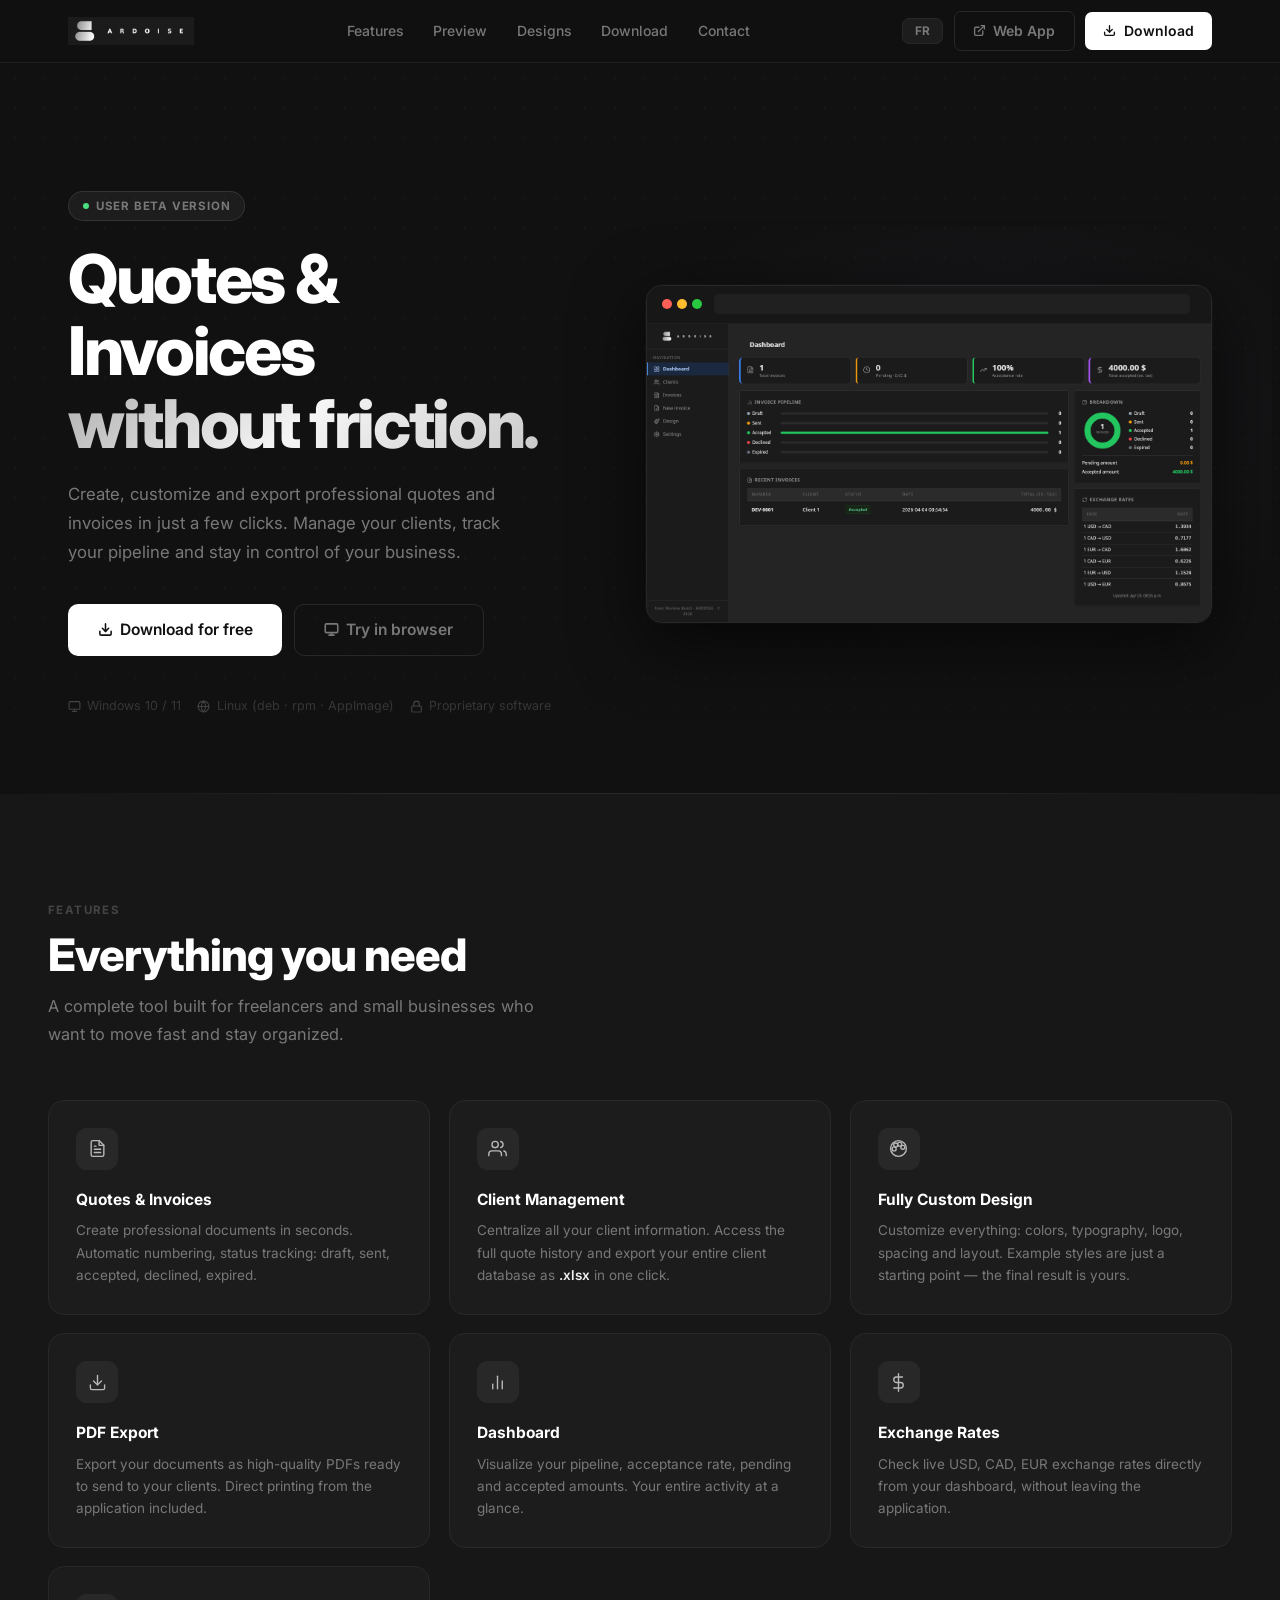
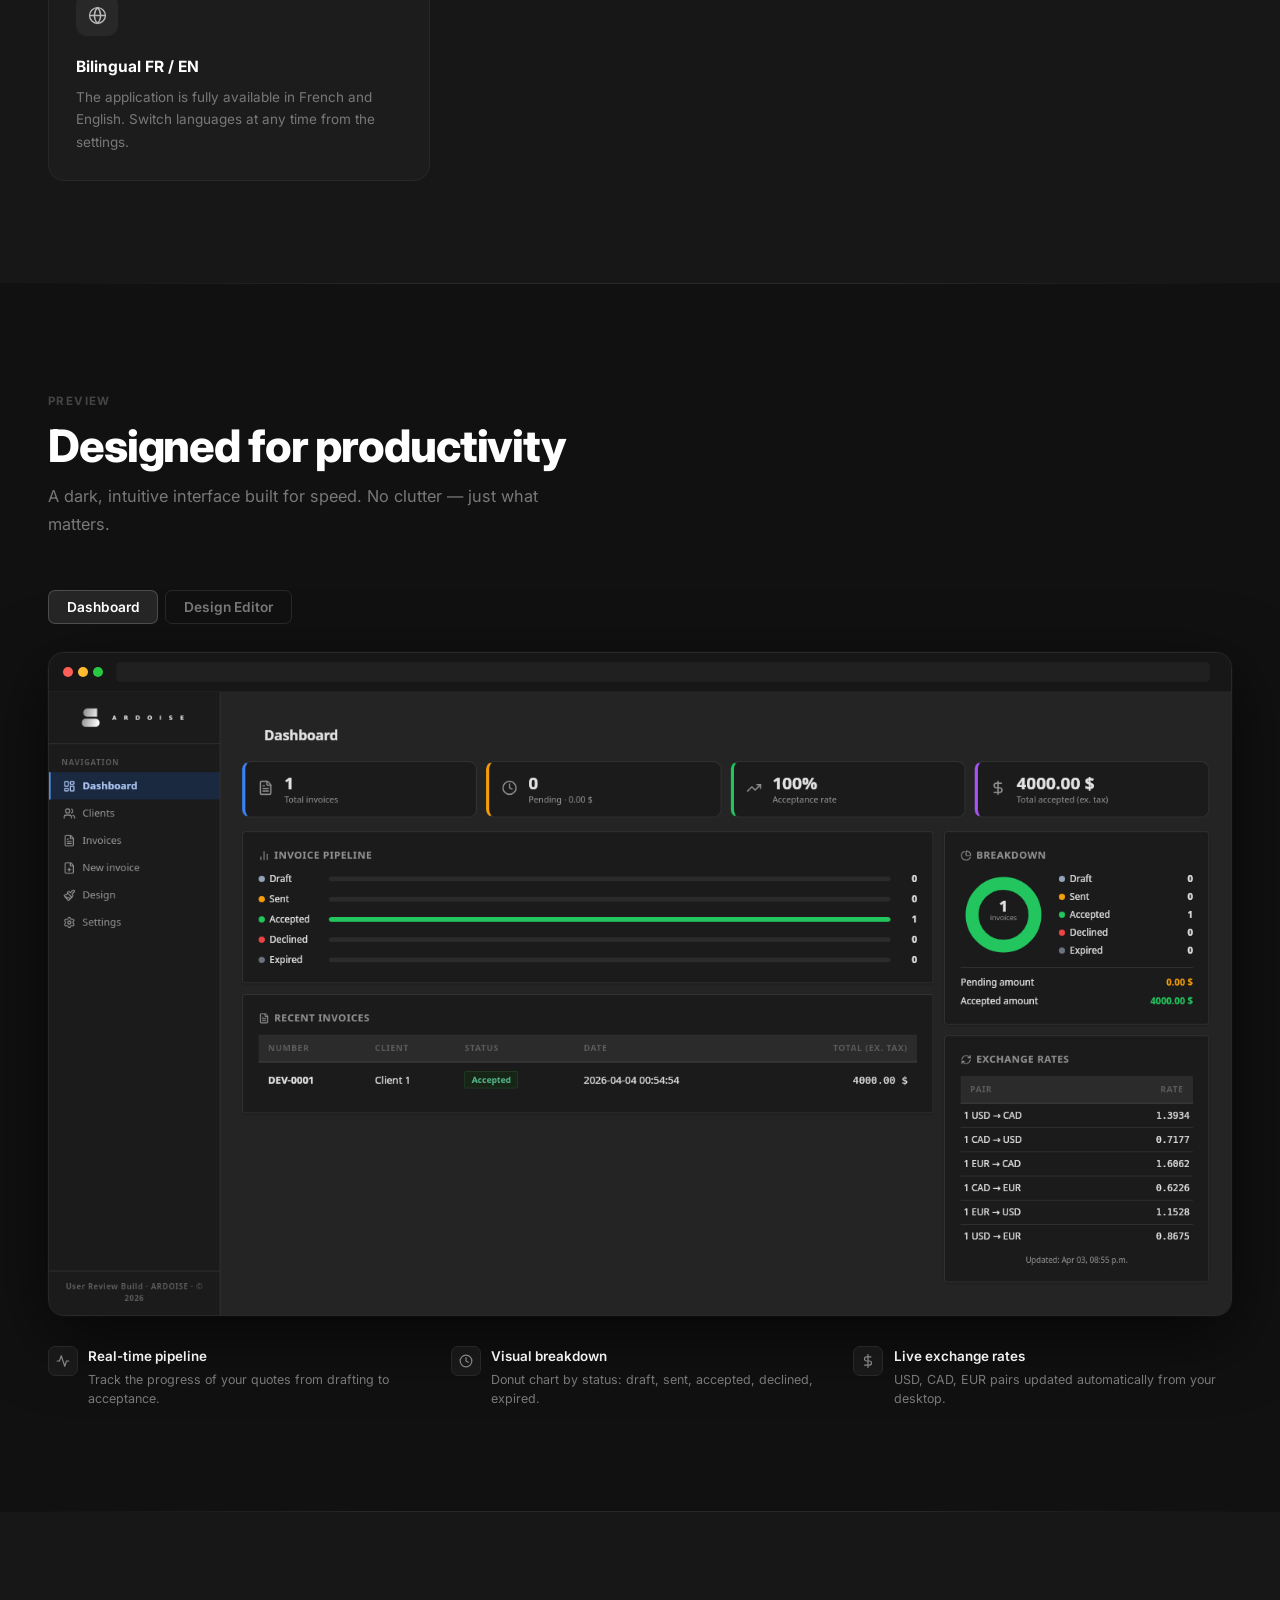
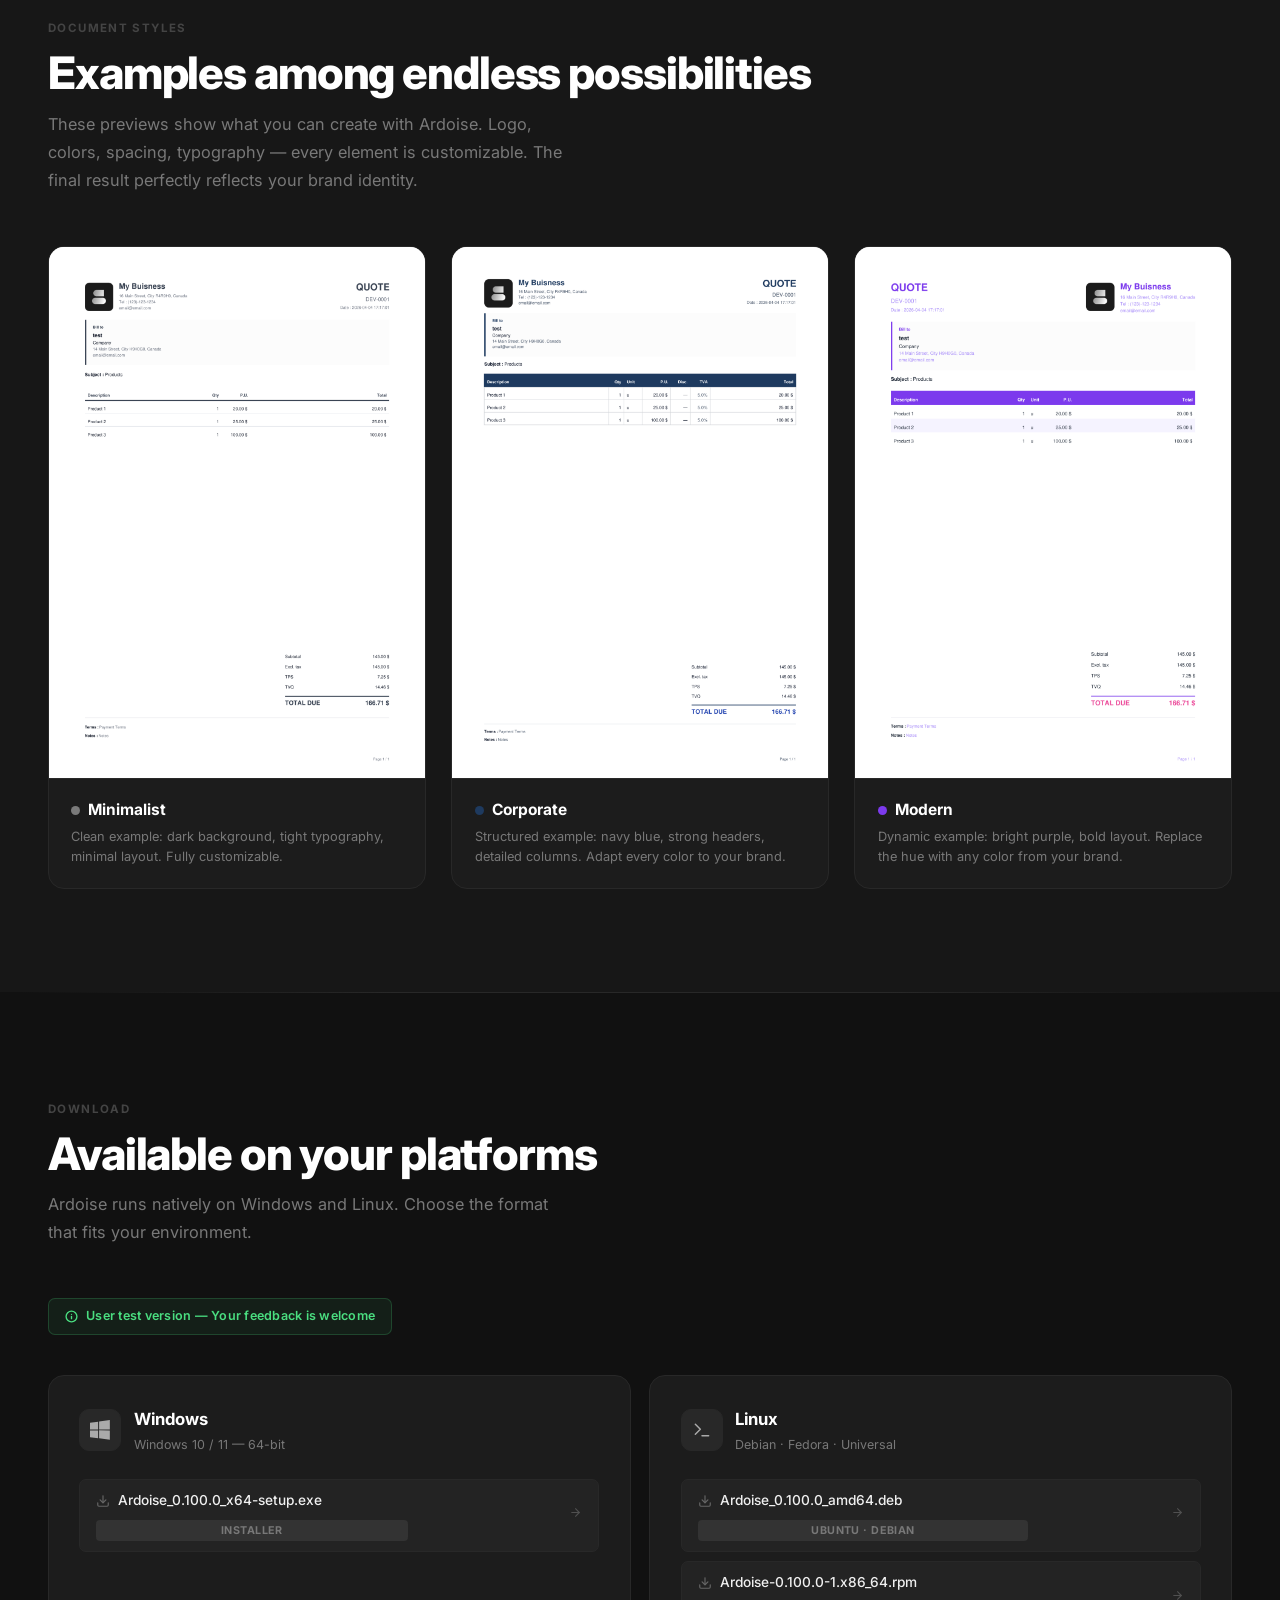
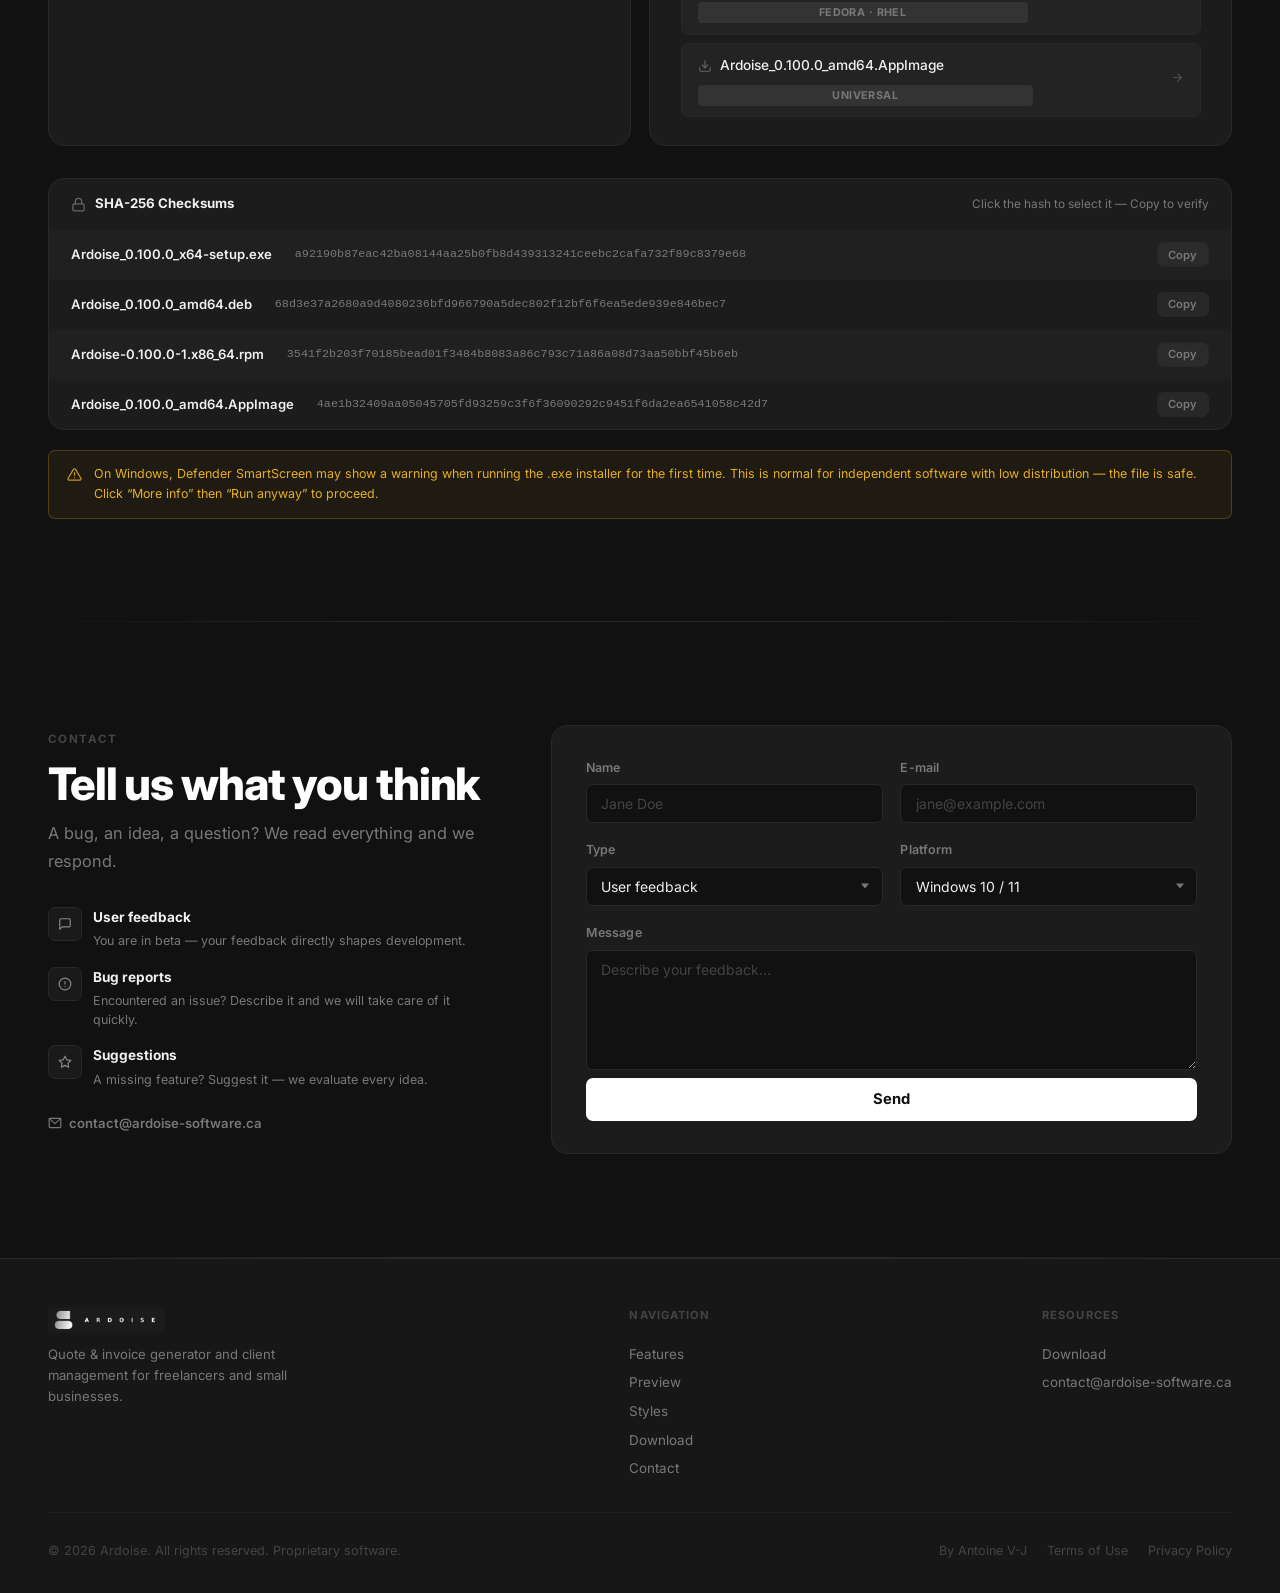
<file: index.html>
<!DOCTYPE html>
<html lang="fr">
<head>
  <meta charset="UTF-8">
  <meta name="viewport" content="width=device-width, initial-scale=1.0">
  <meta name="google-adsense-account" content="ca-pub-9863175609905098">
  <title>Ardoise — Devis &amp; Facturation Professionnelle</title>
  <meta name="description" content="Ardoise est un logiciel de génération de devis et factures avec gestion de clients, disponible sur Windows 10/11 et Linux.">
  <link rel="sitemap" type="application/xml" title="Sitemap" href="/sitemap.xml">
  <link rel="icon" type="image/png" href="icon/compact-logo.png">
  <link rel="preconnect" href="https://fonts.googleapis.com">
  <link rel="preconnect" href="https://fonts.gstatic.com" crossorigin>
  <link href="https://fonts.googleapis.com/css2?family=Inter:wght@300;400;500;600;700;800;900&display=swap" rel="stylesheet">
  <style>
    *, *::before, *::after { box-sizing: border-box; margin: 0; padding: 0; }
    html { overflow-x: hidden; }

    :root {
      --bg:           #111111;
      --bg-surface:   #171717;
      --bg-card:      #1c1c1c;
      --bg-card-h:    #222222;
      --border:       #282828;
      --border-sub:   #1f1f1f;
      --text:         #f0f0f0;
      --text-muted:   #787878;
      --text-dim:     #444444;
      --white:        #ffffff;
      --silver-grad:  linear-gradient(135deg, #b0b0b0 0%, #f5f5f5 50%, #c8c8c8 100%);
      --r:            16px;
      --r-sm:         10px;
      --r-xs:         7px;
      --shadow:       0 4px 24px rgba(0,0,0,.5);
      --shadow-lg:    0 20px 70px rgba(0,0,0,.65);
      --ease:         0.2s ease;
    }

    html { scroll-behavior: smooth; }

    body {
      background: var(--bg);
      color: var(--text);
      font-family: 'Inter', system-ui, -apple-system, sans-serif;
      font-size: 16px;
      line-height: 1.6;
      -webkit-font-smoothing: antialiased;
      overflow-x: hidden;
    }

    /* ─── NAV ──────────────────────────────────────────── */
    nav {
      position: sticky;
      top: 0;
      z-index: 200;
      background: rgba(17,17,17,.88);
      backdrop-filter: blur(14px);
      -webkit-backdrop-filter: blur(14px);
      border-bottom: 1px solid var(--border-sub);
    }

    .nav-inner {
      display: flex;
      align-items: center;
      justify-content: space-between;
      height: 62px;
      max-width: 1240px;
      margin: 0 auto;
      padding: 0 clamp(1.25rem, 4vw, 3rem);
      gap: 1.5rem;
    }

    .nav-logo img { height: 28px; display: block; }

    .nav-links {
      display: flex;
      list-style: none;
      gap: .15rem;
      flex: 1;
      justify-content: center;
    }

    .nav-links a {
      color: var(--text-muted);
      text-decoration: none;
      font-size: .875rem;
      font-weight: 500;
      padding: .38rem .85rem;
      border-radius: var(--r-xs);
      transition: color var(--ease), background var(--ease);
    }
    .nav-links a:hover { color: var(--text); background: rgba(255,255,255,.06); }

    /* buttons */
    .btn {
      display: inline-flex;
      align-items: center;
      gap: .45rem;
      padding: .5rem 1.15rem;
      border-radius: var(--r-xs);
      font-size: .875rem;
      font-weight: 600;
      text-decoration: none;
      cursor: pointer;
      border: none;
      font-family: inherit;
      transition: all var(--ease);
      white-space: nowrap;
    }
    .btn-primary { background: var(--white); color: #111; }
    .btn-primary:hover { background: #ddd; transform: translateY(-1px); }
    .btn-ghost {
      background: transparent;
      color: var(--text-muted);
      border: 1px solid var(--border);
    }
    .btn-ghost:hover { color: var(--text); border-color: #484848; background: rgba(255,255,255,.04); }
    .btn-lg { padding: .8rem 1.85rem; font-size: .975rem; border-radius: var(--r-sm); }

    .nav-hamburger {
      display: none;
      background: none;
      border: none;
      color: var(--text-muted);
      cursor: pointer;
      padding: .35rem;
      border-radius: var(--r-xs);
      transition: background var(--ease);
    }
    .nav-hamburger:hover { background: rgba(255,255,255,.06); }

    .nav-mobile {
      display: none;
      flex-direction: column;
      padding: .75rem clamp(1.25rem, 4vw, 3rem) 1rem;
      border-top: 1px solid var(--border-sub);
      gap: .1rem;
    }
    .nav-mobile.open { display: flex; }
    .nav-mobile a {
      font-size: .9rem;
      font-weight: 500;
      color: var(--text-muted);
      text-decoration: none;
      padding: .55rem 0;
      border-bottom: 1px solid var(--border-sub);
      transition: color var(--ease);
    }
    .nav-mobile a:last-child { border-bottom: none; }
    .nav-mobile a:hover { color: var(--text); }

    /* ─── HERO ─────────────────────────────────────────── */
    .hero-wrap {
      max-width: 1240px;
      margin: 0 auto;
      padding: clamp(5rem, 10vw, 8.5rem) clamp(1.25rem, 4vw, 3rem) clamp(3rem, 6vw, 5rem);
      display: grid;
      grid-template-columns: 1fr 1.1fr;
      align-items: center;
      gap: clamp(2.5rem, 5vw, 5rem);
    }

    /* subtle dot-grid background */
    .hero-section {
      position: relative;
      overflow: hidden;
    }
    .hero-section::before {
      content: '';
      position: absolute;
      inset: 0;
      background-image: radial-gradient(circle, rgba(255,255,255,.025) 1px, transparent 1px);
      background-size: 30px 30px;
      pointer-events: none;
    }
    .hero-section::after {
      content: '';
      position: absolute;
      bottom: 0;
      left: 0;
      right: 0;
      height: 120px;
      background: linear-gradient(to bottom, transparent, var(--bg));
      pointer-events: none;
    }

    .hero-badge {
      display: inline-flex;
      align-items: center;
      gap: .45rem;
      padding: .3rem .85rem;
      background: rgba(255,255,255,.05);
      border: 1px solid rgba(255,255,255,.1);
      border-radius: 999px;
      font-size: .72rem;
      font-weight: 700;
      color: var(--text-muted);
      letter-spacing: .07em;
      text-transform: uppercase;
      margin-bottom: 1.35rem;
    }
    .badge-dot {
      width: 6px;
      height: 6px;
      background: #4ade80;
      border-radius: 50%;
      animation: blink 2.2s ease-in-out infinite;
    }
    @keyframes blink { 0%,100% { opacity:1; } 55% { opacity:.25; } }

    .hero h1 {
      font-size: clamp(2.6rem, 5.5vw, 4.2rem);
      font-weight: 800;
      line-height: 1.08;
      letter-spacing: -.035em;
      color: var(--white);
      margin-bottom: 1.2rem;
    }
    .hero h1 .grad {
      background: var(--silver-grad);
      -webkit-background-clip: text;
      -webkit-text-fill-color: transparent;
      background-clip: text;
    }

    .hero-desc {
      font-size: 1.05rem;
      color: var(--text-muted);
      line-height: 1.75;
      max-width: 460px;
      margin-bottom: 2.25rem;
    }

    .hero-actions {
      display: flex;
      flex-wrap: wrap;
      gap: .7rem;
      margin-bottom: 2.5rem;
    }

    .hero-pills {
      display: flex;
      align-items: center;
      flex-wrap: wrap;
      gap: 1rem;
    }
    .pill {
      display: flex;
      align-items: center;
      gap: .4rem;
      font-size: .78rem;
      color: var(--text-dim);
    }
    .pill svg { color: #555; }

    /* browser mockup */
    .hero-visual { position: relative; }
    .hero-visual::before {
      content: '';
      position: absolute;
      inset: -60px;
      background: radial-gradient(ellipse at 60% 40%, rgba(160,160,255,.055) 0%, transparent 65%);
      pointer-events: none;
      z-index: -1;
    }

    .browser {
      background: var(--bg-card);
      border: 1px solid var(--border);
      border-radius: var(--r);
      overflow: hidden;
      box-shadow: var(--shadow-lg), 0 0 0 1px rgba(255,255,255,.025);
    }
    .browser-bar {
      display: flex;
      align-items: center;
      gap: .4rem;
      padding: .55rem .9rem;
      background: var(--bg-surface);
      border-bottom: 1px solid var(--border-sub);
    }
    .browser-dots { display: flex; gap: 5px; }
    .bd { width: 10px; height: 10px; border-radius: 50%; }
    .bd:nth-child(1) { background: #ff5f57; }
    .bd:nth-child(2) { background: #febc2e; }
    .bd:nth-child(3) { background: #28c840; }
    .browser-url {
      flex: 1;
      height: 20px;
      background: rgba(255,255,255,.04);
      border: 1px solid var(--border-sub);
      border-radius: 4px;
      margin: 0 .4rem;
    }
    .browser img { width: 100%; display: block; }

    /* ─── SHARED SECTION STYLES ────────────────────────── */
    section { padding: clamp(4rem, 8vw, 7rem) clamp(1.25rem, 4vw, 3rem); }
    .si { max-width: 1240px; margin: 0 auto; }

    .s-label {
      display: inline-block;
      font-size: .72rem;
      font-weight: 700;
      letter-spacing: .12em;
      text-transform: uppercase;
      color: var(--text-dim);
      margin-bottom: .65rem;
    }
    .s-title {
      font-size: clamp(1.8rem, 3.5vw, 2.8rem);
      font-weight: 800;
      letter-spacing: -.025em;
      line-height: 1.12;
      color: var(--white);
      margin-bottom: .7rem;
    }
    .s-sub {
      font-size: 1.02rem;
      color: var(--text-muted);
      max-width: 520px;
      line-height: 1.72;
      margin-bottom: 3.25rem;
    }

    .divider {
      height: 1px;
      background: linear-gradient(90deg, transparent, var(--border) 30%, var(--border) 70%, transparent);
      max-width: 1240px;
      margin: 0 auto;
    }

    /* ─── FEATURES ─────────────────────────────────────── */
    #features { background: var(--bg-surface); }

    .features-grid {
      display: grid;
      grid-template-columns: repeat(auto-fit, minmax(290px, 1fr));
      gap: 1.15rem;
    }

    .f-card {
      background: var(--bg-card);
      border: 1px solid var(--border);
      border-radius: var(--r);
      padding: 1.7rem;
      transition: border-color var(--ease), background var(--ease), transform .3s ease;
    }
    .f-card:hover {
      background: var(--bg-card-h);
      border-color: #363636;
      transform: translateY(-3px);
    }
    .f-icon {
      width: 42px;
      height: 42px;
      border-radius: var(--r-sm);
      background: rgba(255,255,255,.05);
      border: 1px solid var(--border);
      display: flex;
      align-items: center;
      justify-content: center;
      margin-bottom: 1.15rem;
    }
    .f-icon svg { width: 19px; height: 19px; color: #b8b8b8; }
    .f-title { font-size: .97rem; font-weight: 700; color: var(--white); margin-bottom: .4rem; }
    .f-desc { font-size: .845rem; color: var(--text-muted); line-height: 1.65; }

    /* ─── APP PREVIEW ───────────────────────────────────── */
    #preview { background: var(--bg); }

    .tabs {
      display: flex;
      gap: .45rem;
      margin-bottom: 1.75rem;
    }
    .tab {
      padding: .5rem 1.1rem;
      background: transparent;
      border: 1px solid var(--border);
      border-radius: var(--r-xs);
      color: var(--text-muted);
      font-size: .855rem;
      font-weight: 600;
      cursor: pointer;
      transition: all var(--ease);
      font-family: inherit;
    }
    .tab:hover { border-color: #444; color: var(--text); }
    .tab.active {
      background: rgba(255,255,255,.09);
      border-color: rgba(255,255,255,.18);
      color: var(--white);
    }
    .panel { display: none; }
    .panel.active { display: block; }

    .panel-bullets {
      display: grid;
      grid-template-columns: repeat(3, 1fr);
      gap: 1.5rem;
      margin-top: 1.85rem;
    }
    .pb {
      display: flex;
      align-items: flex-start;
      gap: .65rem;
    }
    .pb-icon {
      width: 30px;
      height: 30px;
      border-radius: var(--r-xs);
      background: rgba(255,255,255,.045);
      border: 1px solid var(--border);
      display: flex;
      align-items: center;
      justify-content: center;
      flex-shrink: 0;
    }
    .pb-icon svg { width: 14px; height: 14px; color: #888; }
    .pb h4 { font-size: .84rem; font-weight: 600; color: var(--text); margin-bottom: .18rem; }
    .pb p { font-size: .78rem; color: var(--text-muted); line-height: 1.55; }

    /* ─── THEMES ────────────────────────────────────────── */
    #themes { background: var(--bg-surface); }

    .themes-grid {
      display: grid;
      grid-template-columns: repeat(3, 1fr);
      gap: 1.6rem;
    }

    .t-card {
      background: var(--bg-card);
      border: 1px solid var(--border);
      border-radius: var(--r);
      overflow: hidden;
      cursor: default;
      transition: border-color var(--ease), transform .35s cubic-bezier(.34,1.56,.64,1), box-shadow .35s ease;
    }
    .t-card:hover {
      border-color: #404040;
      transform: translateY(-7px);
      box-shadow: 0 24px 64px rgba(0,0,0,.55);
    }
    .t-preview {
      aspect-ratio: 210 / 297;
      overflow: hidden;
      background: #f0f0f0;
    }
    .t-preview img {
      width: 100%;
      height: 100%;
      object-fit: cover;
      object-position: top;
      display: block;
    }
    .t-info {
      padding: 1.2rem 1.4rem 1.35rem;
      border-top: 1px solid var(--border);
    }
    .t-name {
      font-size: .97rem;
      font-weight: 700;
      color: var(--white);
      display: flex;
      align-items: center;
      gap: .5rem;
      margin-bottom: .25rem;
    }
    .t-dot { width: 9px; height: 9px; border-radius: 50%; flex-shrink: 0; }
    .t-desc { font-size: .8rem; color: var(--text-muted); line-height: 1.55; }

    /* ─── DOWNLOAD ──────────────────────────────────────── */
    #download { background: var(--bg); }

    .dl-notice {
      display: inline-flex;
      align-items: center;
      gap: .5rem;
      background: rgba(74,222,128,.07);
      border: 1px solid rgba(74,222,128,.2);
      color: #4ade80;
      padding: .45rem 1rem;
      border-radius: var(--r-xs);
      font-size: .785rem;
      font-weight: 600;
      letter-spacing: .02em;
      margin-bottom: 2.5rem;
    }

    .dl-smartscreen {
      display: flex;
      align-items: flex-start;
      gap: .75rem;
      background: rgba(251,191,36,.06);
      border: 1px solid rgba(251,191,36,.22);
      color: rgba(251,191,36,.9);
      padding: .85rem 1.1rem;
      border-radius: var(--r-xs);
      font-size: .78rem;
      line-height: 1.6;
      margin-top: 1.25rem;
    }
    .dl-smartscreen svg { flex-shrink: 0; margin-top: .15rem; opacity: .85; }

    .dl-grid {
      display: grid;
      grid-template-columns: 1fr 1fr;
      gap: 1.15rem;
      margin-bottom: 1.5rem;
    }

    .dl-card {
      background: var(--bg-card);
      border: 1px solid var(--border);
      border-radius: var(--r);
      padding: 1.9rem 1.9rem 1.75rem;
      transition: border-color var(--ease);
    }
    .dl-card:hover { border-color: #363636; }

    .dl-head {
      display: flex;
      align-items: center;
      gap: .8rem;
      margin-bottom: 1.5rem;
    }
    .dl-platform-icon {
      width: 42px;
      height: 42px;
      display: flex;
      align-items: center;
      justify-content: center;
      background: rgba(255,255,255,.05);
      border: 1px solid var(--border);
      border-radius: var(--r-sm);
      flex-shrink: 0;
    }
    .dl-platform-icon svg { width: 20px; height: 20px; color: #aaa; }
    .dl-pname { font-size: 1.05rem; font-weight: 700; color: var(--white); }
    .dl-psub { font-size: .78rem; color: var(--text-muted); margin-top: .1rem; }

    .dl-list { display: flex; flex-direction: column; gap: .55rem; }

    .dl-row {
      display: flex;
      align-items: center;
      justify-content: space-between;
      padding: .65rem 1rem;
      background: rgba(255,255,255,.03);
      border: 1px solid var(--border);
      border-radius: var(--r-xs);
      color: var(--text);
      text-decoration: none;
      font-size: .855rem;
      font-weight: 500;
      transition: background var(--ease), border-color var(--ease);
    }
    .dl-row:hover { background: rgba(255,255,255,.07); border-color: #424242; }
    .dl-row-left { display: flex; align-items: center; gap: .5rem; flex-wrap: wrap; }
    .dl-row-left svg { color: #666; flex-shrink: 0; }
    .dl-tag {
      flex-basis: 100%;
      text-align: center;
      padding: .12rem .48rem;
      background: rgba(255,255,255,.07);
      border-radius: 4px;
      font-size: .67rem;
      font-weight: 700;
      color: var(--text-muted);
      letter-spacing: .04em;
      text-transform: uppercase;
    }
    .dl-arrow svg { width: 13px; height: 13px; color: #505050; }

    /* ─── SHA-256 SECTION ───────────────────────────────── */
    .sha-block {
      margin-top: 2rem;
      background: var(--bg-card);
      border: 1px solid var(--border);
      border-radius: var(--r);
      overflow: hidden;
    }
    .sha-head {
      display: flex;
      align-items: center;
      justify-content: space-between;
      flex-wrap: wrap;
      padding: .9rem 1.4rem;
      border-bottom: 1px solid var(--border-sub);
      gap: .5rem 1rem;
    }
    .sha-head-left {
      display: flex;
      align-items: center;
      gap: .55rem;
    }
    .sha-head-left svg { color: #666; flex-shrink: 0; }
    .sha-head-title {
      font-size: .83rem;
      font-weight: 700;
      color: var(--text);
    }
    .sha-head-sub {
      font-size: .74rem;
      color: var(--text-muted);
    }
    .sha-row {
      display: grid;
      grid-template-columns: minmax(0,auto) minmax(0,1fr) auto;
      align-items: center;
      gap: .9rem 1.4rem;
      padding: .75rem 1.4rem;
      border-bottom: 1px solid var(--border-sub);
    }
    .sha-row:last-child { border-bottom: none; }
    .sha-row:nth-child(even) { background: rgba(255,255,255,.018); }
    .sha-filename {
      font-size: .82rem;
      font-weight: 600;
      color: var(--text);
      overflow-wrap: break-word;
      word-break: break-all;
      min-width: 0;
    }
    .sha-tag {
      padding: .12rem .48rem;
      background: rgba(255,255,255,.07);
      border-radius: 4px;
      font-size: .67rem;
      font-weight: 700;
      color: var(--text-muted);
      letter-spacing: .04em;
      text-transform: uppercase;
      white-space: nowrap;
    }
    .sha-hash {
      font-family: 'Courier New', Courier, monospace;
      font-size: .735rem;
      color: var(--text-muted);
      word-break: break-all;
      cursor: text;
      user-select: all;
      transition: color var(--ease);
    }
    .sha-hash:hover { color: var(--text); }
    .sha-copy-btn {
      background: rgba(255,255,255,.05);
      border: 1px solid var(--border);
      border-radius: var(--r-xs);
      color: var(--text-muted);
      cursor: pointer;
      font-size: .7rem;
      font-weight: 600;
      font-family: inherit;
      padding: .28rem .65rem;
      transition: all var(--ease);
      white-space: nowrap;
      flex-shrink: 0;
    }
    .sha-copy-btn:hover { background: rgba(255,255,255,.1); color: var(--text); border-color: #484848; }
    .sha-copy-btn.copied { color: #4ade80; border-color: rgba(74,222,128,.35); background: rgba(74,222,128,.07); }
    @media (max-width: 680px) {
      .sha-row {
        grid-template-columns: 1fr auto;
        row-gap: .5rem;
      }
      .sha-filename { grid-column: 1 / -1; word-break: break-word; }
      .sha-hash { grid-column: 1 / -1; }
      .sha-head-sub { font-size: .7rem; }
    }

    /* ─── CONTACT FORM ───────────────────────────────────── */
    .form-grid {
      display: grid;
      grid-template-columns: 1fr 1fr;
      gap: 1.1rem;
    }
    .form-grid .full { grid-column: 1 / -1; }
    .form-group { display: flex; flex-direction: column; gap: .4rem; }
    .form-label {
      font-size: .78rem;
      font-weight: 600;
      color: var(--text-muted);
      letter-spacing: .01em;
    }
    .form-input,
    .form-select,
    .form-textarea {
      background: var(--bg);
      border: 1px solid var(--border);
      border-radius: var(--r-xs);
      color: var(--text);
      font-family: inherit;
      font-size: .875rem;
      padding: .62rem .9rem;
      outline: none;
      transition: border-color var(--ease), box-shadow var(--ease);
      width: 100%;
      box-sizing: border-box;
    }
    .form-input::placeholder,
    .form-textarea::placeholder { color: var(--text-dim); }
    .form-input:focus,
    .form-select:focus,
    .form-textarea:focus {
      border-color: #505050;
      box-shadow: 0 0 0 3px rgba(255,255,255,.05);
    }
    .form-select { appearance: none; cursor: pointer; }
    .form-select option { background: var(--bg-card); color: var(--text); }
    .form-textarea { resize: vertical; min-height: 120px; }
    .form-select-wrap { position: relative; }
    .form-select-wrap::after {
      content: '';
      position: absolute;
      right: .85rem;
      top: 50%;
      transform: translateY(-50%);
      width: 0; height: 0;
      border-left: 4px solid transparent;
      border-right: 4px solid transparent;
      border-top: 5px solid var(--text-muted);
      pointer-events: none;
    }
    .form-submit {
      display: inline-flex;
      align-items: center;
      justify-content: center;
      gap: .5rem;
      width: 100%;
      padding: .8rem 1.5rem;
      background: var(--white);
      color: #111;
      border: none;
      border-radius: var(--r-xs);
      font-family: inherit;
      font-size: .925rem;
      font-weight: 700;
      cursor: pointer;
      transition: background var(--ease), transform .15s ease;
      margin-top: .5rem;
    }
    .form-submit:hover:not(:disabled) { background: #ddd; transform: translateY(-1px); }
    .form-submit:disabled { opacity: .55; cursor: not-allowed; transform: none; }
    .form-msg {
      display: none;
      align-items: center;
      gap: .55rem;
      padding: .8rem 1.1rem;
      border-radius: var(--r-xs);
      font-size: .84rem;
      font-weight: 500;
      margin-top: .75rem;
    }
    .form-msg.success {
      display: flex;
      background: rgba(74,222,128,.08);
      border: 1px solid rgba(74,222,128,.25);
      color: #4ade80;
    }
    .form-msg.error {
      display: flex;
      background: rgba(248,113,113,.08);
      border: 1px solid rgba(248,113,113,.25);
      color: #f87171;
    }
    .spinner {
      width: 15px; height: 15px;
      border: 2px solid rgba(0,0,0,.2);
      border-top-color: #111;
      border-radius: 50%;
      animation: spin .6s linear infinite;
      flex-shrink: 0;
    }
    @keyframes spin { to { transform: rotate(360deg); } }
    #contact { background: var(--bg); }
    .contact-wrap {
      display: grid;
      grid-template-columns: 1fr 1.55fr;
      gap: clamp(2rem, 5vw, 5rem);
      align-items: start;
    }
    .contact-aside .s-title { margin-bottom: .65rem; }
    .contact-aside .s-sub { margin-bottom: 2rem; }
    .contact-perks { display: flex; flex-direction: column; gap: 1rem; }
    .contact-perk {
      display: flex;
      align-items: flex-start;
      gap: .7rem;
    }
    .contact-perk-icon {
      width: 34px; height: 34px;
      background: rgba(255,255,255,.04);
      border: 1px solid var(--border);
      border-radius: var(--r-xs);
      display: flex; align-items: center; justify-content: center;
      flex-shrink: 0;
    }
    .contact-perk-icon svg { width: 14px; height: 14px; color: #888; }
    .contact-perk h4 { font-size: .85rem; font-weight: 700; color: var(--text); margin-bottom: .15rem; }
    .contact-perk p { font-size: .78rem; color: var(--text-muted); line-height: 1.55; margin: 0; }
    .contact-email-link {
      display: inline-flex;
      align-items: center;
      gap: .45rem;
      margin-top: 1.5rem;
      font-size: .82rem;
      font-weight: 600;
      color: var(--text-muted);
      text-decoration: none;
      transition: color var(--ease);
    }
    .contact-email-link:hover { color: var(--text); }
    .contact-form-card {
      background: var(--bg-card);
      border: 1px solid var(--border);
      border-radius: var(--r);
      padding: 2rem 2.1rem;
    }
    @media (max-width: 820px) {
      .contact-wrap { grid-template-columns: 1fr; }
      .form-grid { grid-template-columns: 1fr; }
      .form-grid .full { grid-column: auto; }
    }

    /* ─── FOOTER ────────────────────────────────────────── */
    footer {
      background: var(--bg-surface);
      border-top: 1px solid var(--border);
      padding: 3rem clamp(1.25rem, 4vw, 3rem) 2rem;
    }
    .footer-inner {
      max-width: 1240px;
      margin: 0 auto;
      display: flex;
      align-items: flex-start;
      justify-content: space-between;
      gap: 2.5rem;
      flex-wrap: wrap;
      padding-bottom: 2rem;
      margin-bottom: 1.75rem;
      border-bottom: 1px solid var(--border-sub);
    }
    .footer-brand img { height: 26px; display: block; margin-bottom: .7rem; }
    .footer-brand p { font-size: .82rem; color: var(--text-muted); max-width: 250px; line-height: 1.6; }

    .footer-col h4 {
      font-size: .7rem;
      font-weight: 700;
      letter-spacing: .1em;
      text-transform: uppercase;
      color: var(--text-dim);
      margin-bottom: .75rem;
    }
    .footer-col { display: flex; flex-direction: column; gap: .45rem; }
    .footer-col a {
      font-size: .84rem;
      color: var(--text-muted);
      text-decoration: none;
      transition: color var(--ease);
    }
    .footer-col a:hover { color: var(--text); }

    .footer-bottom {
      max-width: 1240px;
      margin: 0 auto;
      display: flex;
      align-items: center;
      justify-content: space-between;
      gap: 1rem;
      flex-wrap: wrap;
    }
    .footer-copy { font-size: .79rem; color: var(--text-dim); }
    .footer-legal { display: flex; gap: 1.25rem; }
    .footer-legal a {
      font-size: .79rem;
      color: var(--text-dim);
      text-decoration: none;
      transition: color var(--ease);
    }
    .footer-legal a:hover { color: var(--text-muted); }

    /* ─── SCROLL ANIMATION ──────────────────────────────── */
    .fade-up {
      opacity: 0;
      transform: translateY(22px);
      transition: opacity .55s ease, transform .55s ease;
    }
    .fade-up.visible { opacity: 1; transform: none; }
    .fade-up:nth-child(1) { transition-delay: 0s; }
    .fade-up:nth-child(2) { transition-delay: .08s; }
    .fade-up:nth-child(3) { transition-delay: .16s; }
    .fade-up:nth-child(4) { transition-delay: .24s; }
    .fade-up:nth-child(5) { transition-delay: .32s; }
    .fade-up:nth-child(6) { transition-delay: .4s; }

    /* ─── RESPONSIVE ────────────────────────────────────── */
    @media (max-width: 980px) {
      .hero-wrap { grid-template-columns: 1fr; text-align: center; gap: 2.75rem; }
      .hero-desc { max-width: 100%; }
      .hero-actions { justify-content: center; }
      .hero-pills { justify-content: center; }
      .nav-links { display: none; }
      .nav-hamburger { display: flex; }
      .nav-inner .btn-primary { display: none; }
      .themes-grid { grid-template-columns: 1fr 1fr; }
      .dl-grid { grid-template-columns: 1fr; }
      .panel-bullets { grid-template-columns: 1fr 1fr; }
    }

    @media (max-width: 600px) {
      .features-grid { grid-template-columns: 1fr; }
      .themes-grid { grid-template-columns: 1fr; max-width: 360px; margin: 0 auto; }
      .panel-bullets { grid-template-columns: 1fr; gap: 1.1rem; }
      .footer-inner { flex-direction: column; }
      .footer-bottom { flex-direction: column; align-items: flex-start; gap: .5rem; }
    }

    /* ─── LANG BUTTON ──────────────────────────────────── */
    .lang-btn {
      background: rgba(255,255,255,.06);
      border: 1px solid var(--border);
      color: var(--text-muted);
      font-size: .74rem;
      font-weight: 700;
      letter-spacing: .06em;
      padding: .3rem .7rem;
      border-radius: var(--r-xs);
      cursor: pointer;
      font-family: inherit;
      transition: all var(--ease);
      user-select: none;
      flex-shrink: 0;
    }
    .lang-btn:hover { background: rgba(255,255,255,.11); color: var(--text); border-color: #484848; }
  </style>
</head>
<body>

<!-- ─── NAVIGATION ─────────────────────────────────────── -->
<nav>
  <div class="nav-inner">
    <a class="nav-logo" href="#" aria-label="Ardoise">
      <img src="icon/long-logo.png" alt="Ardoise">
    </a>
    <ul class="nav-links">
      <li><a href="#features" data-i18n="nav.features">Fonctionnalités</a></li>
      <li><a href="#preview" data-i18n="nav.preview">Aperçu</a></li>
      <li><a href="#themes" data-i18n="nav.designs">Designs</a></li>
      <li><a href="#download" data-i18n="nav.download">Téléchargement</a></li>
      <li><a href="#contact" data-i18n="nav.contact">Contact</a></li>
    </ul>
    <div style="display:flex;align-items:center;gap:.65rem;">
      <button class="lang-btn" id="langBtn" onclick="toggleLang()">EN</button>
      <a href="app.html" class="btn btn-ghost">
        <svg xmlns="http://www.w3.org/2000/svg" width="13" height="13" viewBox="0 0 24 24" fill="none" stroke="currentColor" stroke-width="2.5" stroke-linecap="round" stroke-linejoin="round"><path d="M18 13v6a2 2 0 0 1-2 2H5a2 2 0 0 1-2-2V8a2 2 0 0 1 2-2h6"/><polyline points="15 3 21 3 21 9"/><line x1="10" y1="14" x2="21" y2="3"/></svg>
        <span data-i18n="nav.open_app">Version web</span>
      </a>
      <a href="#download" class="btn btn-primary">
        <svg xmlns="http://www.w3.org/2000/svg" width="13" height="13" viewBox="0 0 24 24" fill="none" stroke="currentColor" stroke-width="2.5" stroke-linecap="round" stroke-linejoin="round"><path d="M21 15v4a2 2 0 0 1-2 2H5a2 2 0 0 1-2-2v-4"/><polyline points="7 10 12 15 17 10"/><line x1="12" y1="15" x2="12" y2="3"/></svg>
        <span data-i18n="nav.download_btn">Télécharger</span>
      </a>
      <button class="nav-hamburger" onclick="toggleNav()" aria-label="Menu">
        <svg xmlns="http://www.w3.org/2000/svg" width="20" height="20" viewBox="0 0 24 24" fill="none" stroke="currentColor" stroke-width="2" stroke-linecap="round" stroke-linejoin="round"><line x1="3" y1="6" x2="21" y2="6"/><line x1="3" y1="12" x2="21" y2="12"/><line x1="3" y1="18" x2="21" y2="18"/></svg>
      </button>
    </div>
  </div>
  <div class="nav-mobile" id="mobileNav">
    <a href="#features" onclick="closeNav()" data-i18n="nav.features">Fonctionnalités</a>
    <a href="#preview"  onclick="closeNav()" data-i18n="nav.preview">Aperçu</a>
    <a href="#themes"   onclick="closeNav()" data-i18n="nav.designs">Designs</a>
    <a href="#download" onclick="closeNav()" data-i18n="nav.download">Téléchargement</a>
    <a href="#contact"  onclick="closeNav()" data-i18n="nav.contact">Contact</a>
    <a href="app.html" data-i18n="nav.open_app">Version web</a>
  </div>
</nav>

<!-- ─── HERO ───────────────────────────────────────────── -->
<div class="hero-section">
  <div class="hero-wrap">
    <div class="hero">
      <div class="hero-badge"><span class="badge-dot"></span><span data-i18n="hero.badge">Version Bêta Utilisateurs</span></div>
      <h1><span data-i18n="hero.h1">Devis &amp; Factures</span><br><span class="grad" data-i18n="hero.h1_grad">sans friction.</span></h1>
      <p class="hero-desc" data-i18n="hero.desc">Créez, personnalisez et exportez des devis et factures professionnels en quelques clics. Gérez vos clients, suivez votre pipeline et gardez le contrôle de votre activité.</p>
      <div class="hero-actions">
        <a href="#download" class="btn btn-primary btn-lg">
          <svg xmlns="http://www.w3.org/2000/svg" width="15" height="15" viewBox="0 0 24 24" fill="none" stroke="currentColor" stroke-width="2.5" stroke-linecap="round" stroke-linejoin="round"><path d="M21 15v4a2 2 0 0 1-2 2H5a2 2 0 0 1-2-2v-4"/><polyline points="7 10 12 15 17 10"/><line x1="12" y1="15" x2="12" y2="3"/></svg>
          <span data-i18n="hero.btn_dl">Télécharger gratuitement</span>
        </a>
        <a href="app.html" class="btn btn-ghost btn-lg">
          <svg xmlns="http://www.w3.org/2000/svg" width="15" height="15" viewBox="0 0 24 24" fill="none" stroke="currentColor" stroke-width="2.5" stroke-linecap="round" stroke-linejoin="round"><rect x="2" y="3" width="20" height="14" rx="2"/><line x1="8" y1="21" x2="16" y2="21"/><line x1="12" y1="17" x2="12" y2="21"/></svg>
          <span data-i18n="hero.btn_app">Essayer dans le navigateur</span>
        </a>
      </div>
      <div class="hero-pills">
        <span class="pill">
          <svg xmlns="http://www.w3.org/2000/svg" width="13" height="13" viewBox="0 0 24 24" fill="none" stroke="currentColor" stroke-width="2" stroke-linecap="round" stroke-linejoin="round"><rect x="2" y="3" width="20" height="14" rx="2"/><line x1="8" y1="21" x2="16" y2="21"/><line x1="12" y1="17" x2="12" y2="21"/></svg>
          Windows 10 / 11
        </span>
        <span class="pill">
          <svg xmlns="http://www.w3.org/2000/svg" width="13" height="13" viewBox="0 0 24 24" fill="none" stroke="currentColor" stroke-width="2" stroke-linecap="round" stroke-linejoin="round"><circle cx="12" cy="12" r="10"/><line x1="2" y1="12" x2="22" y2="12"/><path d="M12 2a15.3 15.3 0 0 1 4 10 15.3 15.3 0 0 1-4 10 15.3 15.3 0 0 1-4-10 15.3 15.3 0 0 1 4-10z"/></svg>
          Linux (deb · rpm · AppImage)
        </span>
        <span class="pill">
          <svg xmlns="http://www.w3.org/2000/svg" width="13" height="13" viewBox="0 0 24 24" fill="none" stroke="currentColor" stroke-width="2" stroke-linecap="round" stroke-linejoin="round"><rect x="3" y="11" width="18" height="11" rx="2"/><path d="M7 11V7a5 5 0 0 1 10 0v4"/></svg>
          <span data-i18n="hero.pill_proprietary">Logiciel propriétaire</span>
        </span>
      </div>
    </div>

    <div class="hero-visual">
      <div class="browser">
        <div class="browser-bar">
          <div class="browser-dots">
            <div class="bd"></div><div class="bd"></div><div class="bd"></div>
          </div>
          <div class="browser-url"></div>
        </div>
        <img src="software-presentation/Dashboard.png" alt="Tableau de bord Ardoise">
      </div>
    </div>
  </div>
</div>

<div class="divider"></div>

<!-- ─── FEATURES ──────────────────────────────────────── -->
<section id="features">
  <div class="si">
    <span class="s-label" data-i18n="features.label">Fonctionnalités</span>
    <h2 class="s-title" data-i18n="features.title">Tout ce dont vous avez besoin</h2>
    <p class="s-sub" data-i18n="features.sub">Un outil complet pensé pour les indépendants et les petites entreprises qui veulent aller vite et rester organisés.</p>
    <div class="features-grid">

      <div class="f-card fade-up">
        <div class="f-icon"><svg xmlns="http://www.w3.org/2000/svg" viewBox="0 0 24 24" fill="none" stroke="currentColor" stroke-width="1.75" stroke-linecap="round" stroke-linejoin="round"><path d="M14 2H6a2 2 0 0 0-2 2v16a2 2 0 0 0 2 2h12a2 2 0 0 0 2-2V8z"/><polyline points="14 2 14 8 20 8"/><line x1="16" y1="13" x2="8" y2="13"/><line x1="16" y1="17" x2="8" y2="17"/><polyline points="10 9 9 9 8 9"/></svg></div>
        <div class="f-title" data-i18n="features.app.title">Devis &amp; Factures</div>
        <p class="f-desc" data-i18n="features.app.desc">Créez des documents professionnels en quelques secondes. Numérotation automatique, suivi de statut : brouillon, envoyé, accepté, refusé, expiré.</p>
      </div>

      <div class="f-card fade-up">
        <div class="f-icon"><svg xmlns="http://www.w3.org/2000/svg" viewBox="0 0 24 24" fill="none" stroke="currentColor" stroke-width="1.75" stroke-linecap="round" stroke-linejoin="round"><path d="M17 21v-2a4 4 0 0 0-4-4H5a4 4 0 0 0-4 4v2"/><circle cx="9" cy="7" r="4"/><path d="M23 21v-2a4 4 0 0 0-3-3.87"/><path d="M16 3.13a4 4 0 0 1 0 7.75"/></svg></div>
        <div class="f-title" data-i18n="features.clients.title">Gestion des Clients</div>
        <p class="f-desc" data-i18n-html="features.clients.html">Centralisez toutes vos informations clients. Retrouvez l'historique complet des devis et exportez l'intégralité de votre base clients en <strong style="color:var(--text);font-weight:600;">.xlsx</strong> en un clic.</p>
      </div>

      <div class="f-card fade-up">
        <div class="f-icon"><svg xmlns="http://www.w3.org/2000/svg" viewBox="0 0 24 24" fill="none" stroke="currentColor" stroke-width="1.75" stroke-linecap="round" stroke-linejoin="round"><circle cx="13.5" cy="6.5" r="2.5"/><circle cx="17.5" cy="10.5" r="2.5"/><circle cx="8.5" cy="7.5" r="2.5"/><circle cx="6.5" cy="12.5" r="2.5"/><path d="M12 22C6.5 22 2 17.5 2 12S6.5 2 12 2c5.52 0 10 4.5 10 10S17.5 22 12 22z"/></svg></div>
        <div class="f-title" data-i18n="features.design.title">Design Entièrement Libre</div>
        <p class="f-desc" data-i18n="features.design.desc">Personnalisez tout : couleurs, typographie, logo, espacements et mise en page. Les styles d'exemple servent de point de départ — le résultat final, c'est le vôtre.</p>
      </div>

      <div class="f-card fade-up">
        <div class="f-icon"><svg xmlns="http://www.w3.org/2000/svg" viewBox="0 0 24 24" fill="none" stroke="currentColor" stroke-width="1.75" stroke-linecap="round" stroke-linejoin="round"><path d="M21 15v4a2 2 0 0 1-2 2H5a2 2 0 0 1-2-2v-4"/><polyline points="7 10 12 15 17 10"/><line x1="12" y1="15" x2="12" y2="3"/></svg></div>
        <div class="f-title" data-i18n="features.pdf.title">Export PDF</div>
        <p class="f-desc" data-i18n="features.pdf.desc">Exportez vos documents en PDF haute qualité prêts à être envoyés à vos clients. Impression directe depuis l'application incluse.</p>
      </div>

      <div class="f-card fade-up">
        <div class="f-icon"><svg xmlns="http://www.w3.org/2000/svg" viewBox="0 0 24 24" fill="none" stroke="currentColor" stroke-width="1.75" stroke-linecap="round" stroke-linejoin="round"><line x1="18" y1="20" x2="18" y2="10"/><line x1="12" y1="20" x2="12" y2="4"/><line x1="6" y1="20" x2="6" y2="14"/></svg></div>
        <div class="f-title" data-i18n="features.dashboard.title">Tableau de Bord</div>
        <p class="f-desc" data-i18n="features.dashboard.desc">Visualisez votre pipeline, taux d'acceptation, montants en attente et acceptés. Tout votre activité en un coup d'œil.</p>
      </div>

      <div class="f-card fade-up">
        <div class="f-icon"><svg xmlns="http://www.w3.org/2000/svg" viewBox="0 0 24 24" fill="none" stroke="currentColor" stroke-width="1.75" stroke-linecap="round" stroke-linejoin="round"><line x1="12" y1="1" x2="12" y2="23"/><path d="M17 5H9.5a3.5 3.5 0 0 0 0 7h5a3.5 3.5 0 0 1 0 7H6"/></svg></div>
        <div class="f-title" data-i18n="features.rates.title">Taux de Change</div>
        <p class="f-desc" data-i18n="features.rates.desc">Consultez les taux de change USD, CAD, EUR en temps réel directement depuis votre tableau de bord, sans quitter l'application.</p>
      </div>

      <div class="f-card fade-up">
        <div class="f-icon"><svg xmlns="http://www.w3.org/2000/svg" viewBox="0 0 24 24" fill="none" stroke="currentColor" stroke-width="1.75" stroke-linecap="round" stroke-linejoin="round"><circle cx="12" cy="12" r="10"/><line x1="2" y1="12" x2="22" y2="12"/><path d="M12 2a15.3 15.3 0 0 1 4 10 15.3 15.3 0 0 1-4 10 15.3 15.3 0 0 1-4-10 15.3 15.3 0 0 1 4-10z"/></svg></div>
        <div class="f-title" data-i18n="features.bilingual.title">Interface Bilingue</div>
        <p class="f-desc" data-i18n="features.bilingual.desc">L'application est entièrement disponible en français et en anglais. Changez de langue à tout moment depuis les paramètres.</p>
      </div>

    </div>
  </div>
</section>

<div class="divider"></div>

<!-- ─── APP PREVIEW ────────────────────────────────────── -->
<section id="preview">
  <div class="si">
    <span class="s-label" data-i18n="preview.label">Aperçu</span>
    <h2 class="s-title" data-i18n="preview.title">Conçu pour la productivité</h2>
    <p class="s-sub" data-i18n="preview.sub">Une interface sombre et intuitive, pensée pour aller vite. Aucun superflu, que l'essentiel.</p>

    <div class="tabs">
      <button class="tab active" onclick="switchTab(this,'p-dashboard')" data-i18n="preview.tab_dashboard">Tableau de bord</button>
      <button class="tab"        onclick="switchTab(this,'p-design')" data-i18n="preview.tab_design">Éditeur de design</button>
    </div>

    <!-- Tab: dashboard -->
    <div id="p-dashboard" class="panel active">
      <div class="browser">
        <div class="browser-bar">
          <div class="browser-dots"><div class="bd"></div><div class="bd"></div><div class="bd"></div></div>
          <div class="browser-url"></div>
        </div>
        <img src="software-presentation/Dashboard.png" alt="Tableau de bord Ardoise">
      </div>
      <div class="panel-bullets">
        <div class="pb">
          <div class="pb-icon"><svg xmlns="http://www.w3.org/2000/svg" viewBox="0 0 24 24" fill="none" stroke="currentColor" stroke-width="2" stroke-linecap="round" stroke-linejoin="round"><polyline points="22 12 18 12 15 21 9 3 6 12 2 12"/></svg></div>
          <div><h4 data-i18n="preview.pb1.title">Pipeline en temps réel</h4><p data-i18n="preview.pb1.desc">Suivez l'avancement de vos devis de la rédaction à l'acceptation.</p></div>
        </div>
        <div class="pb">
          <div class="pb-icon"><svg xmlns="http://www.w3.org/2000/svg" viewBox="0 0 24 24" fill="none" stroke="currentColor" stroke-width="2" stroke-linecap="round" stroke-linejoin="round"><circle cx="12" cy="12" r="10"/><polyline points="12 6 12 12 16 14"/></svg></div>
          <div><h4 data-i18n="preview.pb2.title">Répartition visuelle</h4><p data-i18n="preview.pb2.desc">Graphique circulaire par statut : brouillon, envoyé, accepté, refusé, expiré.</p></div>
        </div>
        <div class="pb">
          <div class="pb-icon"><svg xmlns="http://www.w3.org/2000/svg" viewBox="0 0 24 24" fill="none" stroke="currentColor" stroke-width="2" stroke-linecap="round" stroke-linejoin="round"><line x1="12" y1="1" x2="12" y2="23"/><path d="M17 5H9.5a3.5 3.5 0 0 0 0 7h5a3.5 3.5 0 0 1 0 7H6"/></svg></div>
          <div><h4 data-i18n="preview.pb3.title">Taux de change live</h4><p data-i18n="preview.pb3.desc">Paires USD, CAD, EUR mises à jour automatiquement depuis votre bureau.</p></div>
        </div>
      </div>
    </div>

    <!-- Tab: design editor -->
    <div id="p-design" class="panel">
      <div class="browser">
        <div class="browser-bar">
          <div class="browser-dots"><div class="bd"></div><div class="bd"></div><div class="bd"></div></div>
          <div class="browser-url"></div>
        </div>
        <img src="software-presentation/Design-Maker.png" alt="Éditeur de design Ardoise">
      </div>
      <div class="panel-bullets">
        <div class="pb">
          <div class="pb-icon"><svg xmlns="http://www.w3.org/2000/svg" viewBox="0 0 24 24" fill="none" stroke="currentColor" stroke-width="2" stroke-linecap="round" stroke-linejoin="round"><circle cx="13.5" cy="6.5" r="2.5"/><circle cx="17.5" cy="10.5" r="2.5"/><circle cx="8.5" cy="7.5" r="2.5"/><circle cx="6.5" cy="12.5" r="2.5"/><path d="M12 22C6.5 22 2 17.5 2 12S6.5 2 12 2c5.52 0 10 4.5 10 10S17.5 22 12 22z"/></svg></div>
          <div><h4 data-i18n="preview.pb4.title">Couleurs personnalisées</h4><p data-i18n="preview.pb4.desc">Primaire, secondaire, texte, accent, fond de ligne — tout est configurable.</p></div>
        </div>
        <div class="pb">
          <div class="pb-icon"><svg xmlns="http://www.w3.org/2000/svg" viewBox="0 0 24 24" fill="none" stroke="currentColor" stroke-width="2" stroke-linecap="round" stroke-linejoin="round"><polyline points="4 7 4 4 20 4 20 7"/><line x1="9" y1="20" x2="15" y2="20"/><line x1="12" y1="4" x2="12" y2="20"/></svg></div>
          <div><h4 data-i18n="preview.pb5.title">Typographie &amp; Logo</h4><p data-i18n="preview.pb5.desc">Choisissez votre police, ajustez la taille et intégrez votre logo d'entreprise.</p></div>
        </div>
        <div class="pb">
          <div class="pb-icon"><svg xmlns="http://www.w3.org/2000/svg" viewBox="0 0 24 24" fill="none" stroke="currentColor" stroke-width="2" stroke-linecap="round" stroke-linejoin="round"><path d="M21 15v4a2 2 0 0 1-2 2H5a2 2 0 0 1-2-2v-4"/><polyline points="17 8 12 3 7 8"/><line x1="12" y1="3" x2="12" y2="15"/></svg></div>
          <div><h4 data-i18n="preview.pb6.title">Import / Export JSON</h4><p data-i18n="preview.pb6.desc">Sauvegardez et partagez vos configurations entre différentes installations.</p></div>
        </div>
      </div>
    </div>
  </div>
</section>

<div class="divider"></div>

<!-- ─── THEMES ─────────────────────────────────────────── -->
<section id="themes">
  <div class="si">
    <span class="s-label" data-i18n="themes.label">Styles de documents</span>
    <h2 class="s-title" data-i18n="themes.title">Des exemples parmi mille possibilités</h2>
    <p class="s-sub" data-i18n="themes.sub">Ces aperçus illustrent ce que vous pouvez créer avec Ardoise. Logo, couleurs, espacements, typographie — chaque élément est personnalisable. Le rendu final reflète exactement votre identité visuelle.</p>
    <div class="themes-grid">

      <div class="t-card fade-up">
        <div class="t-preview">
          <img src="preview-quote-pdf/preview-quote-style-2.png" alt="Aperçu style Minimaliste">
        </div>
        <div class="t-info">
          <div class="t-name"><span class="t-dot" style="background:#7a7a7a;"></span><span data-i18n="themes.t1.name">Minimaliste</span></div>
          <p class="t-desc" data-i18n="themes.t1.desc">Exemple épuré : fond sombre, typographie resserrée, mise en page minimaliste. Entièrement personnalisable.</p>
        </div>
      </div>

      <div class="t-card fade-up">
        <div class="t-preview">
          <img src="preview-quote-pdf/preview-quote-style-3.png" alt="Aperçu style Corporatif">
        </div>
        <div class="t-info">
          <div class="t-name"><span class="t-dot" style="background:#1e3a5f;"></span><span data-i18n="themes.t2.name">Corporatif</span></div>
          <p class="t-desc" data-i18n="themes.t2.desc">Exemple structuré : bleu marine, en-têtes affirmés, colonnes détaillées. Adaptez chaque couleur à votre charte.</p>
        </div>
      </div>

      <div class="t-card fade-up">
        <div class="t-preview">
          <img src="preview-quote-pdf/preview-quote-style-1.png" alt="Aperçu style Moderne">
        </div>
        <div class="t-info">
          <div class="t-name"><span class="t-dot" style="background:#7c3aed;"></span><span data-i18n="themes.t3.name">Moderne</span></div>
          <p class="t-desc" data-i18n="themes.t3.desc">Exemple dynamique : violet vif, mise en page moderne. Remplacez la teinte par n'importe quelle couleur de votre marque.</p>
        </div>
      </div>

    </div>
  </div>
</section>

<div class="divider"></div>

<!-- ─── DOWNLOAD ───────────────────────────────────────── -->
<section id="download">
  <div class="si">
    <span class="s-label" data-i18n="download.label">Téléchargement</span>
    <h2 class="s-title" data-i18n="download.title">Disponible sur vos plateformes</h2>
    <p class="s-sub" data-i18n="download.sub">Ardoise tourne nativement sur Windows et Linux. Choisissez le format adapté à votre environnement.</p>

    <div class="dl-notice">
      <svg xmlns="http://www.w3.org/2000/svg" width="13" height="13" viewBox="0 0 24 24" fill="none" stroke="currentColor" stroke-width="2.5" stroke-linecap="round" stroke-linejoin="round"><circle cx="12" cy="12" r="10"/><line x1="12" y1="16" x2="12" y2="12"/><line x1="12" y1="8" x2="12.01" y2="8"/></svg>
      <span data-i18n="download.notice">Version de test utilisateurs — Vos retours sont les bienvenus</span>
    </div>

    <div class="dl-grid">

      <!-- Windows -->
      <div class="dl-card">
        <div class="dl-head">
          <div class="dl-platform-icon">
            <!-- Windows logo (4-pane) -->
            <svg xmlns="http://www.w3.org/2000/svg" viewBox="0 0 88 88" fill="currentColor"><path d="M0 12.4 35.7 7.5l.02 34.4-35.7.2Zm35.7 33.5.03 34.4L.03 75.5l-.01-29.8Zm4.3-39L87.3 0v41.5l-47.3.38Zm47.33 39.35L87.3 86.7l-47.32-6.68-.06-34.74Z"/></svg>
          </div>
          <div>
            <div class="dl-pname">Windows</div>
            <div class="dl-psub">Windows 10 / 11 — 64-bit</div>
          </div>
        </div>
        <div class="dl-list">
          <a href="https://github.com/EntoNine/ardoise-website/releases/download/v0.100.00REVIEW/Ardoise_0.100.0_x64-setup.exe" class="dl-row">
            <span class="dl-row-left">
              <svg xmlns="http://www.w3.org/2000/svg" width="14" height="14" viewBox="0 0 24 24" fill="none" stroke="currentColor" stroke-width="2" stroke-linecap="round" stroke-linejoin="round"><path d="M21 15v4a2 2 0 0 1-2 2H5a2 2 0 0 1-2-2v-4"/><polyline points="7 10 12 15 17 10"/><line x1="12" y1="15" x2="12" y2="3"/></svg>
              Ardoise_0.100.0_x64-setup.exe
              <span class="dl-tag">Installer</span>
            </span>
            <span class="dl-arrow"><svg xmlns="http://www.w3.org/2000/svg" viewBox="0 0 24 24" fill="none" stroke="currentColor" stroke-width="2" stroke-linecap="round" stroke-linejoin="round"><line x1="5" y1="12" x2="19" y2="12"/><polyline points="12 5 19 12 12 19"/></svg></span>
          </a>
        </div>
      </div>

      <!-- Linux -->
      <div class="dl-card">
        <div class="dl-head">
          <div class="dl-platform-icon">
            <!-- Terminal icon -->
            <svg xmlns="http://www.w3.org/2000/svg" viewBox="0 0 24 24" fill="none" stroke="currentColor" stroke-width="1.75" stroke-linecap="round" stroke-linejoin="round"><polyline points="4 17 10 11 4 5"/><line x1="12" y1="19" x2="20" y2="19"/></svg>
          </div>
          <div>
            <div class="dl-pname">Linux</div>
            <div class="dl-psub" data-i18n="download.linux.sub">Debian · Fedora · Universel</div>
          </div>
        </div>
        <div class="dl-list">
          <a href="https://github.com/EntoNine/ardoise-website/releases/download/v0.100.00REVIEW/Ardoise_0.100.0_amd64.deb" class="dl-row">
            <span class="dl-row-left">
              <svg xmlns="http://www.w3.org/2000/svg" width="14" height="14" viewBox="0 0 24 24" fill="none" stroke="currentColor" stroke-width="2" stroke-linecap="round" stroke-linejoin="round"><path d="M21 15v4a2 2 0 0 1-2 2H5a2 2 0 0 1-2-2v-4"/><polyline points="7 10 12 15 17 10"/><line x1="12" y1="15" x2="12" y2="3"/></svg>
              Ardoise_0.100.0_amd64.deb
              <span class="dl-tag">Ubuntu · Debian</span>
            </span>
            <span class="dl-arrow"><svg xmlns="http://www.w3.org/2000/svg" viewBox="0 0 24 24" fill="none" stroke="currentColor" stroke-width="2" stroke-linecap="round" stroke-linejoin="round"><line x1="5" y1="12" x2="19" y2="12"/><polyline points="12 5 19 12 12 19"/></svg></span>
          </a>
          <a href="https://github.com/EntoNine/ardoise-website/releases/download/v0.100.00REVIEW/Ardoise-0.100.0-1.x86_64.rpm" class="dl-row">
            <span class="dl-row-left">
              <svg xmlns="http://www.w3.org/2000/svg" width="14" height="14" viewBox="0 0 24 24" fill="none" stroke="currentColor" stroke-width="2" stroke-linecap="round" stroke-linejoin="round"><path d="M21 15v4a2 2 0 0 1-2 2H5a2 2 0 0 1-2-2v-4"/><polyline points="7 10 12 15 17 10"/><line x1="12" y1="15" x2="12" y2="3"/></svg>
              Ardoise-0.100.0-1.x86_64.rpm
              <span class="dl-tag">Fedora · RHEL</span>
            </span>
            <span class="dl-arrow"><svg xmlns="http://www.w3.org/2000/svg" viewBox="0 0 24 24" fill="none" stroke="currentColor" stroke-width="2" stroke-linecap="round" stroke-linejoin="round"><line x1="5" y1="12" x2="19" y2="12"/><polyline points="12 5 19 12 12 19"/></svg></span>
          </a>
          <a href="https://github.com/EntoNine/ardoise-website/releases/download/v0.100.00REVIEW/Ardoise_0.100.0_amd64.AppImage" class="dl-row">
            <span class="dl-row-left">
              <svg xmlns="http://www.w3.org/2000/svg" width="14" height="14" viewBox="0 0 24 24" fill="none" stroke="currentColor" stroke-width="2" stroke-linecap="round" stroke-linejoin="round"><path d="M21 15v4a2 2 0 0 1-2 2H5a2 2 0 0 1-2-2v-4"/><polyline points="7 10 12 15 17 10"/><line x1="12" y1="15" x2="12" y2="3"/></svg>
              Ardoise_0.100.0_amd64.AppImage
              <span class="dl-tag" data-i18n="download.tag.universal">Universel</span>
            </span>
            <span class="dl-arrow"><svg xmlns="http://www.w3.org/2000/svg" viewBox="0 0 24 24" fill="none" stroke="currentColor" stroke-width="2" stroke-linecap="round" stroke-linejoin="round"><line x1="5" y1="12" x2="19" y2="12"/><polyline points="12 5 19 12 12 19"/></svg></span>
          </a>
        </div>
      </div>

    </div>
    <!-- SHA-256 block -->
    <div class="sha-block">
      <div class="sha-head">
        <div class="sha-head-left">
          <svg xmlns="http://www.w3.org/2000/svg" width="15" height="15" viewBox="0 0 24 24" fill="none" stroke="currentColor" stroke-width="2" stroke-linecap="round" stroke-linejoin="round"><rect x="3" y="11" width="18" height="11" rx="2"/><path d="M7 11V7a5 5 0 0 1 10 0v4"/></svg>
          <span class="sha-head-title" data-i18n="sha.title">Sommes de contrôle SHA-256</span>
        </div>
        <span class="sha-head-sub" data-i18n="sha.sub">Cliquez sur le hash pour sélectionner — Copier pour verifier</span>
      </div>
      <div class="sha-row">
        <span class="sha-filename">Ardoise_0.100.0_x64-setup.exe</span>
        <code class="sha-hash" title="SHA-256">a92190b87eac42ba08144aa25b0fb8d439313241ceebc2cafa732f89c8379e68</code>
        <button class="sha-copy-btn" onclick="copyHash(this,'a92190b87eac42ba08144aa25b0fb8d439313241ceebc2cafa732f89c8379e68')" data-i18n="sha.copy">Copier</button>
      </div>
      <div class="sha-row">
        <span class="sha-filename">Ardoise_0.100.0_amd64.deb</span>
        <code class="sha-hash" title="SHA-256">68d3e37a2680a9d4080236bfd966790a5dec802f12bf6f6ea5ede939e846bec7</code>
        <button class="sha-copy-btn" onclick="copyHash(this,'68d3e37a2680a9d4080236bfd966790a5dec802f12bf6f6ea5ede939e846bec7')" data-i18n="sha.copy">Copier</button>
      </div>
      <div class="sha-row">
        <span class="sha-filename">Ardoise-0.100.0-1.x86_64.rpm</span>
        <code class="sha-hash" title="SHA-256">3541f2b203f70185bead01f3484b8083a86c793c71a86a08d73aa50bbf45b6eb</code>
        <button class="sha-copy-btn" onclick="copyHash(this,'3541f2b203f70185bead01f3484b8083a86c793c71a86a08d73aa50bbf45b6eb')" data-i18n="sha.copy">Copier</button>
      </div>
      <div class="sha-row">
        <span class="sha-filename">Ardoise_0.100.0_amd64.AppImage</span>
        <code class="sha-hash" title="SHA-256">4ae1b32409aa05045705fd93259c3f6f36090292c9451f6da2ea6541058c42d7</code>
        <button class="sha-copy-btn" onclick="copyHash(this,'4ae1b32409aa05045705fd93259c3f6f36090292c9451f6da2ea6541058c42d7')" data-i18n="sha.copy">Copier</button>
      </div>
    </div>

    <div class="dl-smartscreen">
      <svg xmlns="http://www.w3.org/2000/svg" width="15" height="15" viewBox="0 0 24 24" fill="none" stroke="currentColor" stroke-width="2" stroke-linecap="round" stroke-linejoin="round"><path d="M10.29 3.86 1.82 18a2 2 0 0 0 1.71 3h16.94a2 2 0 0 0 1.71-3L13.71 3.86a2 2 0 0 0-3.42 0z"/><line x1="12" y1="9" x2="12" y2="13"/><line x1="12" y1="17" x2="12.01" y2="17"/></svg>
      <span data-i18n="download.smartscreen">Sur Windows, Defender SmartScreen peut afficher un avertissement lors du premier lancement du fichier .exe. C'est normal pour un logiciel indépendant peu répandu — le fichier est sûr. Cliquez sur « Informations complémentaires » puis « Exécuter quand même » pour continuer.</span>
    </div>
  </div>
</section>

<div class="divider"></div>

<!-- ─── CONTACT ─────────────────────────────────────────── -->
<section id="contact">
  <div class="si">
    <div class="contact-wrap">

      <!-- aside -->
      <div class="contact-aside">
        <span class="s-label" data-i18n="contact.label">Contact</span>
        <h2 class="s-title" data-i18n="contact.title">Dites-nous ce que vous pensez</h2>
        <p class="s-sub" data-i18n="contact.sub">Un bug, une idée, une question ? On lit tout et on répond.</p>
        <div class="contact-perks">
          <div class="contact-perk">
            <div class="contact-perk-icon"><svg xmlns="http://www.w3.org/2000/svg" viewBox="0 0 24 24" fill="none" stroke="currentColor" stroke-width="2" stroke-linecap="round" stroke-linejoin="round"><path d="M21 15a2 2 0 0 1-2 2H7l-4 4V5a2 2 0 0 1 2-2h14a2 2 0 0 1 2 2z"/></svg></div>
            <div><h4 data-i18n="contact.perk1.title">Retours utilisateurs</h4><p data-i18n="contact.perk1.desc">Vous êtes en version bêta — votre avis guide directement le développement.</p></div>
          </div>
          <div class="contact-perk">
            <div class="contact-perk-icon"><svg xmlns="http://www.w3.org/2000/svg" viewBox="0 0 24 24" fill="none" stroke="currentColor" stroke-width="2" stroke-linecap="round" stroke-linejoin="round"><circle cx="12" cy="12" r="10"/><line x1="12" y1="8" x2="12" y2="12"/><line x1="12" y1="16" x2="12.01" y2="16"/></svg></div>
            <div><h4 data-i18n="contact.perk2.title">Signalement de bugs</h4><p data-i18n="contact.perk2.desc">Un problème rencontré ? Décrivez-le, on s'en occupe rapidement.</p></div>
          </div>
          <div class="contact-perk">
            <div class="contact-perk-icon"><svg xmlns="http://www.w3.org/2000/svg" viewBox="0 0 24 24" fill="none" stroke="currentColor" stroke-width="2" stroke-linecap="round" stroke-linejoin="round"><polygon points="12 2 15.09 8.26 22 9.27 17 14.14 18.18 21.02 12 17.77 5.82 21.02 7 14.14 2 9.27 8.91 8.26 12 2"/></svg></div>
            <div><h4 data-i18n="contact.perk3.title">Suggestions</h4><p data-i18n="contact.perk3.desc">Une fonctionnalité manquante ? Proposez-la, on évalue chaque idée.</p></div>
          </div>
        </div>
        <a href="mailto:contact@ardoise-software.ca" class="contact-email-link">
          <svg xmlns="http://www.w3.org/2000/svg" width="14" height="14" viewBox="0 0 24 24" fill="none" stroke="currentColor" stroke-width="2" stroke-linecap="round" stroke-linejoin="round"><rect x="2" y="4" width="20" height="16" rx="2"/><polyline points="2,4 12,13 22,4"/></svg>
          contact@ardoise-software.ca
        </a>
      </div>

      <!-- form card -->
      <div class="contact-form-card">
        <form id="contactForm" novalidate>
          <!-- honeypot: invisible for humans, bots fill it in -->
          <div style="position:absolute;left:-9999px;top:-9999px;" aria-hidden="true">
            <label for="cf-website">Website</label>
            <input type="text" id="cf-website" name="website" tabindex="-1" autocomplete="off">
          </div>
          <div class="form-grid">

            <div class="form-group">
              <label class="form-label" for="cf-name" data-i18n="contact.field.name">Nom</label>
              <input class="form-input" id="cf-name" name="name" type="text"
                data-i18n-ph="contact.ph.name" placeholder="Jean Dupont" autocomplete="name">
            </div>

            <div class="form-group">
              <label class="form-label" for="cf-email" data-i18n="contact.field.email">E-mail</label>
              <input class="form-input" id="cf-email" name="email" type="email"
                data-i18n-ph="contact.ph.email" placeholder="jean@exemple.com" autocomplete="email">
            </div>

            <div class="form-group">
              <label class="form-label" for="cf-type" data-i18n="contact.field.type">Type</label>
              <div class="form-select-wrap">
                <select class="form-select" id="cf-type" name="type">
                  <option value="feedback" data-i18n="contact.type.feedback">Retour utilisateur</option>
                  <option value="bug"      data-i18n="contact.type.bug">Signalement de bug</option>
                  <option value="feature"  data-i18n="contact.type.feature">Suggestion</option>
                  <option value="other"    data-i18n="contact.type.other">Autre</option>
                </select>
              </div>
            </div>

            <div class="form-group">
              <label class="form-label" for="cf-os" data-i18n="contact.field.os">Plateforme</label>
              <div class="form-select-wrap">
                <select class="form-select" id="cf-os" name="os">
                  <option value="windows">Windows 10 / 11</option>
                  <option value="deb">Linux — .deb</option>
                  <option value="rpm">Linux — .rpm</option>
                  <option value="appimage">Linux — AppImage</option>
                  <option value="other" data-i18n="contact.type.other">Autre</option>
                </select>
              </div>
            </div>

            <div class="form-group full">
              <label class="form-label" for="cf-msg" data-i18n="contact.field.message">Message</label>
              <textarea class="form-textarea" id="cf-msg" name="message"
                data-i18n-ph="contact.ph.message" placeholder="Décrivez votre retour…"></textarea>
            </div>

          </div>

          <button type="submit" class="form-submit" id="cfSubmit">
            <span id="cfBtnText" data-i18n="contact.btn">Envoyer</span>
          </button>

          <div class="form-msg success" id="cfSuccess" style="display:none">
            <svg xmlns="http://www.w3.org/2000/svg" width="15" height="15" viewBox="0 0 24 24" fill="none" stroke="currentColor" stroke-width="2.5" stroke-linecap="round" stroke-linejoin="round"><polyline points="20 6 9 17 4 12"/></svg>
            <span data-i18n="contact.success">Message envoyé ! Merci pour votre retour.</span>
          </div>
          <div class="form-msg error" id="cfError" style="display:none">
            <svg xmlns="http://www.w3.org/2000/svg" width="15" height="15" viewBox="0 0 24 24" fill="none" stroke="currentColor" stroke-width="2.5" stroke-linecap="round" stroke-linejoin="round"><circle cx="12" cy="12" r="10"/><line x1="12" y1="8" x2="12" y2="12"/><line x1="12" y1="16" x2="12.01" y2="16"/></svg>
            <span data-i18n="contact.error">Une erreur est survenue. Veuillez réessayer.</span>
          </div>
        </form>
      </div>

    </div>
  </div>
</section>

<div class="divider"></div>

<!-- ─── FOOTER ─────────────────────────────────────────── -->
<footer>
  <div class="footer-inner">
    <div class="footer-brand">
      <img src="icon/long-logo.png" alt="Ardoise">
      <p data-i18n="footer.desc">Générateur de devis &amp; factures et gestion de clients pour indépendants et petites entreprises.</p>
    </div>
    <div class="footer-col">
      <h4 data-i18n="footer.nav_title">Navigation</h4>
      <a href="#features" data-i18n="footer.features">Fonctionnalités</a>
      <a href="#preview" data-i18n="footer.preview">Aperçu</a>
      <a href="#themes" data-i18n="footer.styles">Styles</a>
      <a href="#download" data-i18n="footer.download">Téléchargement</a>
      <a href="#contact" data-i18n="nav.contact">Contact</a>
    </div>
    <div class="footer-col">
      <h4 data-i18n="footer.res_title">Ressources</h4>
      <a href="#download" data-i18n="footer.download">Téléchargement</a>
      <a href="mailto:contact@ardoise-software.ca">contact@ardoise-software.ca</a>
    </div>
  </div>
  <div class="footer-bottom">
    <p class="footer-copy" data-i18n="footer.copy">© 2026 Ardoise. Tous droits réservés. Logiciel propriétaire.</p>
    <div class="footer-legal">
      <span class="footer-copy" data-i18n="footer.by">Par Antoine V-J</span>
      <a href="terms.html" data-i18n="footer.terms">Conditions d'utilisation</a>
      <a href="privacy.html" data-i18n="footer.privacy">Politique de confidentialité</a>
    </div>
  </div>
</footer>

<script>
  /* ─── I18N ─────────────────────────────────────────── */
  const LANGS = {
    fr: {
      'meta.title':               'Ardoise — Devis & Facturation Professionnelle',
      'meta.desc':                'Ardoise est un logiciel de génération de devis et factures avec gestion de clients, disponible sur Windows 10/11 et Linux.',
      'nav.features':             'Fonctionnalités',
      'nav.preview':              'Aperçu',
      'nav.designs':              'Designs',
      'nav.download':             'Téléchargement',
      'nav.download_btn':         'Télécharger',
      'nav.contact':             'Contact',
      'nav.open_app':             'Version web',
      'hero.badge':               'Version Bêta Utilisateurs',
      'hero.h1':                  'Devis & Factures',
      'hero.h1_grad':             'sans friction.',
      'hero.desc':                'Créez, personnalisez et exportez des devis et factures professionnels en quelques clics. Gérez vos clients, suivez votre pipeline et gardez le contrôle de votre activité.',
      'hero.btn_dl':              'Télécharger gratuitement',
      'hero.btn_preview':         "Voir l'aperçu",
      'hero.btn_app':             'Essayer dans le navigateur',
      'hero.pill_proprietary':    'Logiciel propriétaire',
      'features.label':           'Fonctionnalités',
      'features.title':           'Tout ce dont vous avez besoin',
      'features.sub':             'Un outil complet pensé pour les indépendants et les petites entreprises qui veulent aller vite et rester organisés.',
      'features.app.title':       'Devis & Factures',
      'features.app.desc':        'Créez des documents professionnels en quelques secondes. Numérotation automatique, suivi de statut : brouillon, envoyé, accepté, refusé, expiré.',
      'features.clients.title':   'Gestion des Clients',
      'features.clients.html':    'Centralisez toutes vos informations clients. Retrouvez l\'historique complet des devis et exportez l\'intégralité de votre base clients en <strong style="color:var(--text);font-weight:600;">.xlsx</strong> en un clic.',
      'features.design.title':    'Design Entièrement Libre',
      'features.design.desc':     "Personnalisez tout : couleurs, typographie, logo, espacements et mise en page. Les styles d'exemple servent de point de départ — le résultat final, c'est le vôtre.",
      'features.pdf.title':       'Export PDF',
      'features.pdf.desc':        "Exportez vos documents en PDF haute qualité prêts à être envoyés à vos clients. Impression directe depuis l'application incluse.",
      'features.dashboard.title': 'Tableau de Bord',
      'features.dashboard.desc':  "Visualisez votre pipeline, taux d'acceptation, montants en attente et acceptés. Tout votre activité en un coup d'œil.",
      'features.rates.title':     'Taux de Change',
      'features.rates.desc':      "Consultez les taux de change USD, CAD, EUR en temps réel directement depuis votre tableau de bord, sans quitter l'application.",
      'features.bilingual.title': 'Interface Bilingue',
      'features.bilingual.desc':  "L'application est entièrement disponible en français et en anglais. Changez de langue à tout moment depuis les paramètres.",
      'preview.label':            'Aperçu',
      'preview.title':            'Conçu pour la productivité',
      'preview.sub':              "Une interface sombre et intuitive, pensée pour aller vite. Aucun superflu, que l'essentiel.",
      'preview.tab_dashboard':    'Tableau de bord',
      'preview.tab_design':       'Éditeur de design',
      'preview.pb1.title':        'Pipeline en temps réel',
      'preview.pb1.desc':         "Suivez l'avancement de vos devis de la rédaction à l'acceptation.",
      'preview.pb2.title':        'Répartition visuelle',
      'preview.pb2.desc':         'Graphique circulaire par statut : brouillon, envoyé, accepté, refusé, expiré.',
      'preview.pb3.title':        'Taux de change live',
      'preview.pb3.desc':         'Paires USD, CAD, EUR mises à jour automatiquement depuis votre bureau.',
      'preview.pb4.title':        'Couleurs personnalisées',
      'preview.pb4.desc':         'Primaire, secondaire, texte, accent, fond de ligne — tout est configurable.',
      'preview.pb5.title':        'Typographie & Logo',
      'preview.pb5.desc':         "Choisissez votre police, ajustez la taille et intégrez votre logo d'entreprise.",
      'preview.pb6.title':        'Import / Export JSON',
      'preview.pb6.desc':         'Sauvegardez et partagez vos configurations entre différentes installations.',
      'themes.label':             'Styles de documents',
      'themes.title':             'Des exemples parmi mille possibilités',
      'themes.sub':               'Ces aperçus illustrent ce que vous pouvez créer avec Ardoise. Logo, couleurs, espacements, typographie — chaque élément est personnalisable. Le rendu final reflète exactement votre identité visuelle.',
      'themes.t1.name':           'Minimaliste',
      'themes.t1.desc':           'Exemple épuré : fond sombre, typographie resserrée, mise en page minimaliste. Entièrement personnalisable.',
      'themes.t2.name':           'Corporatif',
      'themes.t2.desc':           'Exemple structuré : bleu marine, en-têtes affirmés, colonnes détaillées. Adaptez chaque couleur à votre charte.',
      'themes.t3.name':           'Moderne',
      'themes.t3.desc':           "Exemple dynamique : violet vif, mise en page moderne. Remplacez la teinte par n'importe quelle couleur de votre marque.",
      'download.label':           'Téléchargement',
      'download.title':           'Disponible sur vos plateformes',
      'download.sub':             'Ardoise tourne nativement sur Windows et Linux. Choisissez le format adapté à votre environnement.',
      'download.notice':          'Version de test utilisateurs — Vos retours sont les bienvenus',
      'download.linux.sub':       'Debian · Fedora · Universel',
      'download.tag.universal':   'Universel',
      'download.smartscreen':     "Sur Windows, Defender SmartScreen peut afficher un avertissement lors du premier lancement du fichier .exe. C'est normal pour un logiciel indépendant peu répandu — le fichier est sûr. Cliquez sur \u00ab\u00a0Informations complémentaires\u00a0\u00bb puis \u00ab\u00a0Exécuter quand même\u00a0\u00bb pour continuer.",
      'sha.title':                'Sommes de contrôle SHA-256',
      'sha.sub':                  'Cliquez sur le hash pour sélectionner — Copiez pour vérifier',
      'sha.copy':                 'Copier',
      'sha.copied':               'Copié !',
      'contact.label':            'Contact',
      'contact.title':            'Dites-nous ce que vous pensez',
      'contact.sub':              'Un bug, une idée, une question ? On lit tout et on répond.',
      'contact.perk1.title':      'Retours utilisateurs',
      'contact.perk1.desc':       'Vous êtes en version béta — votre avis guide directement le développement.',
      'contact.perk2.title':      'Signalement de bugs',
      'contact.perk2.desc':       "Un problème rencontré ? Décrivez-le, on s'en occupe rapidement.",
      'contact.perk3.title':      'Suggestions',
      'contact.perk3.desc':       'Une fonctionnalité manquante ? Proposez-la, on évalue chaque idée.',
      'contact.field.name':       'Nom',
      'contact.field.email':      'E-mail',
      'contact.field.type':       'Type',
      'contact.field.os':         'Plateforme',
      'contact.field.message':    'Message',
      'contact.ph.name':          'Jean Dupont',
      'contact.ph.email':         'jean@exemple.com',
      'contact.ph.message':       'Décrivez votre retour…',
      'contact.type.feedback':    'Retour utilisateur',
      'contact.type.bug':         'Signalement de bug',
      'contact.type.feature':     'Suggestion',
      'contact.type.other':       'Autre',
      'contact.btn':              'Envoyer',
      'contact.success':          'Message envoyé ! Merci pour votre retour.',
      'contact.error':            'Une erreur est survenue. Veuillez réessayer.',
      'footer.desc':              'Générateur de devis & factures et gestion de clients pour indépendants et petites entreprises.',
      'footer.nav_title':         'Navigation',
      'footer.res_title':         'Ressources',
      'footer.features':          'Fonctionnalités',
      'footer.preview':           'Aperçu',
      'footer.styles':            'Styles',
      'footer.download':          'Téléchargement',
      'footer.email':             'contact@ardoise-software.ca',
      'footer.copy':              '© 2026 Ardoise. Tous droits réservés. Logiciel propriétaire.',
      'footer.by':                'Par Antoine V-J',
      'footer.terms':             "Conditions d'utilisation",
      'footer.privacy':           'Politique de confidentialité',
    },
    en: {
      'meta.title':               'Ardoise — Professional Quotes & Invoicing',
      'meta.desc':                'Ardoise is a quote and invoice generation software with client management, available on Windows 10/11 and Linux.',
      'nav.features':             'Features',
      'nav.preview':              'Preview',
      'nav.designs':              'Designs',
      'nav.download':             'Download',
      'nav.download_btn':         'Download',
      'nav.contact':             'Contact',
      'nav.open_app':             'Web App',
      'hero.badge':               'User Beta Version',
      'hero.h1':                  'Quotes & Invoices',
      'hero.h1_grad':             'without friction.',
      'hero.desc':                'Create, customize and export professional quotes and invoices in just a few clicks. Manage your clients, track your pipeline and stay in control of your business.',
      'hero.btn_dl':              'Download for free',
      'hero.btn_preview':         'See preview',
      'hero.btn_app':             'Try in browser',
      'hero.pill_proprietary':    'Proprietary software',
      'features.label':           'Features',
      'features.title':           'Everything you need',
      'features.sub':             'A complete tool built for freelancers and small businesses who want to move fast and stay organized.',
      'features.app.title':       'Quotes & Invoices',
      'features.app.desc':        'Create professional documents in seconds. Automatic numbering, status tracking: draft, sent, accepted, declined, expired.',
      'features.clients.title':   'Client Management',
      'features.clients.html':    'Centralize all your client information. Access the full quote history and export your entire client database as <strong style="color:var(--text);font-weight:600;">.xlsx</strong> in one click.',
      'features.design.title':    'Fully Custom Design',
      'features.design.desc':     'Customize everything: colors, typography, logo, spacing and layout. Example styles are just a starting point — the final result is yours.',
      'features.pdf.title':       'PDF Export',
      'features.pdf.desc':        'Export your documents as high-quality PDFs ready to send to your clients. Direct printing from the application included.',
      'features.dashboard.title': 'Dashboard',
      'features.dashboard.desc':  'Visualize your pipeline, acceptance rate, pending and accepted amounts. Your entire activity at a glance.',
      'features.rates.title':     'Exchange Rates',
      'features.rates.desc':      'Check live USD, CAD, EUR exchange rates directly from your dashboard, without leaving the application.',
      'features.bilingual.title': 'Bilingual FR / EN',
      'features.bilingual.desc':  'The application is fully available in French and English. Switch languages at any time from the settings.',
      'preview.label':            'Preview',
      'preview.title':            'Designed for productivity',
      'preview.sub':              'A dark, intuitive interface built for speed. No clutter — just what matters.',
      'preview.tab_dashboard':    'Dashboard',
      'preview.tab_design':       'Design Editor',
      'preview.pb1.title':        'Real-time pipeline',
      'preview.pb1.desc':         'Track the progress of your quotes from drafting to acceptance.',
      'preview.pb2.title':        'Visual breakdown',
      'preview.pb2.desc':         'Donut chart by status: draft, sent, accepted, declined, expired.',
      'preview.pb3.title':        'Live exchange rates',
      'preview.pb3.desc':         'USD, CAD, EUR pairs updated automatically from your desktop.',
      'preview.pb4.title':        'Custom colors',
      'preview.pb4.desc':         'Primary, secondary, text, accent, row background — all configurable.',
      'preview.pb5.title':        'Typography & Logo',
      'preview.pb5.desc':         'Choose your font, adjust the size and add your business logo.',
      'preview.pb6.title':        'Import / Export JSON',
      'preview.pb6.desc':         'Save and share your design configurations across different installations.',
      'themes.label':             'Document styles',
      'themes.title':             'Examples among endless possibilities',
      'themes.sub':               'These previews show what you can create with Ardoise. Logo, colors, spacing, typography — every element is customizable. The final result perfectly reflects your brand identity.',
      'themes.t1.name':           'Minimalist',
      'themes.t1.desc':           'Clean example: dark background, tight typography, minimal layout. Fully customizable.',
      'themes.t2.name':           'Corporate',
      'themes.t2.desc':           'Structured example: navy blue, strong headers, detailed columns. Adapt every color to your brand.',
      'themes.t3.name':           'Modern',
      'themes.t3.desc':           'Dynamic example: bright purple, bold layout. Replace the hue with any color from your brand.',
      'download.label':           'Download',
      'download.title':           'Available on your platforms',
      'download.sub':             'Ardoise runs natively on Windows and Linux. Choose the format that fits your environment.',
      'download.notice':          'User test version — Your feedback is welcome',
      'download.linux.sub':       'Debian · Fedora · Universal',
      'download.tag.universal':   'Universal',
      'download.smartscreen':     'On Windows, Defender SmartScreen may show a warning when running the .exe installer for the first time. This is normal for independent software with low distribution — the file is safe. Click \u201cMore info\u201d then \u201cRun anyway\u201d to proceed.',
      'sha.title':                'SHA-256 Checksums',
      'sha.sub':                  'Click the hash to select it — Copy to verify',
      'sha.copy':                 'Copy',
      'sha.copied':               'Copied!',
      'contact.label':            'Contact',
      'contact.title':            'Tell us what you think',
      'contact.sub':              'A bug, an idea, a question? We read everything and we respond.',
      'contact.perk1.title':      'User feedback',
      'contact.perk1.desc':       'You are in beta — your feedback directly shapes development.',
      'contact.perk2.title':      'Bug reports',
      'contact.perk2.desc':       'Encountered an issue? Describe it and we will take care of it quickly.',
      'contact.perk3.title':      'Suggestions',
      'contact.perk3.desc':       'A missing feature? Suggest it — we evaluate every idea.',
      'contact.field.name':       'Name',
      'contact.field.email':      'E-mail',
      'contact.field.type':       'Type',
      'contact.field.os':         'Platform',
      'contact.field.message':    'Message',
      'contact.ph.name':          'Jane Doe',
      'contact.ph.email':         'jane@example.com',
      'contact.ph.message':       'Describe your feedback…',
      'contact.type.feedback':    'User feedback',
      'contact.type.bug':         'Bug report',
      'contact.type.feature':     'Suggestion',
      'contact.type.other':       'Other',
      'contact.btn':              'Send',
      'contact.success':          'Message sent! Thank you for your feedback.',
      'contact.error':            'An error occurred. Please try again.',
      'footer.desc':              'Quote & invoice generator and client management for freelancers and small businesses.',
      'footer.nav_title':         'Navigation',
      'footer.res_title':         'Resources',
      'footer.features':          'Features',
      'footer.preview':           'Preview',
      'footer.styles':            'Styles',
      'footer.download':          'Download',
      'footer.email':             'contact@ardoise-software.ca',
      'footer.copy':              '© 2026 Ardoise. All rights reserved. Proprietary software.',
      'footer.by':                'By Antoine V-J',
      'footer.terms':             'Terms of Use',
      'footer.privacy':           'Privacy Policy',
    }
  };

  function applyLang(lang) {
    const t = LANGS[lang];
    if (!t) return;
    window._lang = lang;
    document.documentElement.lang = lang;
    document.title = t['meta.title'];
    const metaDesc = document.querySelector('meta[name="description"]');
    if (metaDesc) metaDesc.content = t['meta.desc'];
    document.querySelectorAll('[data-i18n]').forEach(el => {
      const v = t[el.dataset.i18n];
      if (v !== undefined) el.textContent = v;
    });
    document.querySelectorAll('[data-i18n-html]').forEach(el => {
      const v = t[el.dataset.i18nHtml];
      if (v !== undefined) el.innerHTML = v;
    });
    document.querySelectorAll('[data-i18n-ph]').forEach(el => {
      const v = t[el.dataset.i18nPh];
      if (v !== undefined) el.placeholder = v;
    });
    const btn = document.getElementById('langBtn');
    if (btn) btn.textContent = lang === 'fr' ? 'EN' : 'FR';
    try { localStorage.setItem('ardoise-lang', lang); } catch(e) {}
  }

  function toggleLang() {
    applyLang((window._lang || 'fr') === 'fr' ? 'en' : 'fr');
  }

  function copyHash(btn, hash) {
    navigator.clipboard.writeText(hash).then(() => {
      const copied = (LANGS[window._lang || 'fr'] || LANGS.fr)['sha.copied'] || 'Copied!';
      btn.textContent = copied;
      btn.classList.add('copied');
      setTimeout(() => {
        btn.textContent = (LANGS[window._lang || 'fr'] || LANGS.fr)['sha.copy'] || 'Copy';
        btn.classList.remove('copied');
      }, 2000);
    });
  }

  /* ─── DETECT LANGUAGE ──────────────────────────────── */
  (function () {
    let lang = 'fr';
    try {
      const saved = localStorage.getItem('ardoise-lang');
      if (saved) { lang = saved; }
      else {
        const bl = (navigator.language || navigator.userLanguage || 'fr').toLowerCase();
        lang = bl.startsWith('fr') ? 'fr' : 'en';
      }
    } catch(e) {}
    applyLang(lang);
  })();

  /* ─── NAV ──────────────────────────────────────────── */
  function toggleNav() {
    document.getElementById('mobileNav').classList.toggle('open');
  }
  function closeNav() {
    document.getElementById('mobileNav').classList.remove('open');
  }

  /* ─── TABS ─────────────────────────────────────────── */
  function switchTab(btn, panelId) {
    document.querySelectorAll('.tab').forEach(b => b.classList.remove('active'));
    document.querySelectorAll('.panel').forEach(p => p.classList.remove('active'));
    btn.classList.add('active');
    document.getElementById(panelId).classList.add('active');
  }

  /* ─── SCROLL FADE-IN ────────────────────────────────── */
  const io = new IntersectionObserver((entries) => {
    entries.forEach(e => { if (e.isIntersecting) e.target.classList.add('visible'); });
  }, { threshold: 0.1, rootMargin: '0px 0px -30px 0px' });

  document.querySelectorAll('.fade-up').forEach(el => io.observe(el));
</script>

<!--
  ─── CONTACT FORM ────────────────────────────────────────────────────────────
  Les données du formulaire sont envoyées à une fonction serverless Netlify
  (netlify/functions/contact.js) qui détient les clés Supabase côté serveur.
  Aucune clé n'est exposée dans ce fichier HTML.

  Pour déployer :
    1. Pushez ce dossier sur GitHub
    2. Connectez le dépôt sur netlify.com (New site from Git)
    3. Dans Netlify → Site configuration → Environment variables, ajoutez :
         SUPABASE_URL       https://vyspkvahazhlkiejfwok.supabase.co
         SUPABASE_ANON_KEY  votre-clé-anon
  ─────────────────────────────────────────────────────────────────────────── -->
<script type="module">
  const form   = document.getElementById('contactForm');
  const submit = document.getElementById('cfSubmit');
  const msgOk  = document.getElementById('cfSuccess');
  const msgErr = document.getElementById('cfError');

  const COOLDOWN_MS = 5 * 60 * 1000;
  const EMAIL_RE    = /^[^\s@]{1,64}@[^\s@]+\.[^\s@]{2,}$/;

  function setLoading(on) {
    submit.disabled = on;
    if (on) {
      const s = document.createElement('span');
      s.className = 'spinner'; s.id = 'cfSpinner';
      submit.prepend(s);
    } else {
      document.getElementById('cfSpinner')?.remove();
    }
  }

  function showError(text) {
    msgErr.style.display = 'flex';
    const span = msgErr.querySelector('[data-i18n="contact.error"]');
    if (text && span) span.textContent = text;
  }

  form.addEventListener('submit', async (e) => {
    e.preventDefault();
    msgOk.style.display = 'none';
    msgErr.style.display = 'none';

    // Honeypot
    if (document.getElementById('cf-website').value) return;

    // Cooldown côté client
    try {
      const last = parseInt(localStorage.getItem('cf_last_send') || '0', 10);
      if (Date.now() - last < COOLDOWN_MS) {
        const wait = Math.ceil((COOLDOWN_MS - (Date.now() - last)) / 60000);
        const lang = window._lang || 'fr';
        showError(lang === 'fr'
          ? `Veuillez attendre ${wait} minute(s) avant de renvoyer un message.`
          : `Please wait ${wait} more minute(s) before sending again.`);
        return;
      }
    } catch(e) {}

    // Validation côté client (doublée côté serveur)
    const email   = document.getElementById('cf-email').value.trim();
    const message = document.getElementById('cf-msg').value.trim();
    const lang    = window._lang || 'fr';

    if (!EMAIL_RE.test(email)) {
      showError(lang === 'fr' ? 'Adresse e-mail invalide.' : 'Invalid email address.');
      return;
    }
    if (message.length < 5) {
      showError(lang === 'fr' ? 'Message trop court.' : 'Message too short.');
      return;
    }

    setLoading(true);
    try {
      const res = await fetch('/.netlify/functions/contact', {
        method:  'POST',
        headers: { 'Content-Type': 'application/json' },
        body: JSON.stringify({
          name:    document.getElementById('cf-name').value.trim().slice(0, 100),
          email:   email.slice(0, 254),
          type:    document.getElementById('cf-type').value,
          os:      document.getElementById('cf-os').value,
          message: message.slice(0, 2000),
          website: document.getElementById('cf-website').value,
        }),
      });

      const data = await res.json().catch(() => ({}));
      if (!res.ok || !data.ok) throw new Error(data.error || 'unknown');

      try { localStorage.setItem('cf_last_send', Date.now().toString()); } catch(e) {}
      msgOk.style.display = 'flex';
      form.reset();
      submit.disabled = true;
      submit.style.opacity = '0.45';
    } catch (err) {
      console.error('Contact error:', err.message);
      showError(null);
    } finally {
      setLoading(false);
    }
  });
</script>
  <script async src="https://pagead2.googlesyndication.com/pagead/js/adsbygoogle.js?client=ca-pub-9863175609905098"
     crossorigin="anonymous"></script>

</body>
</html>
</file>
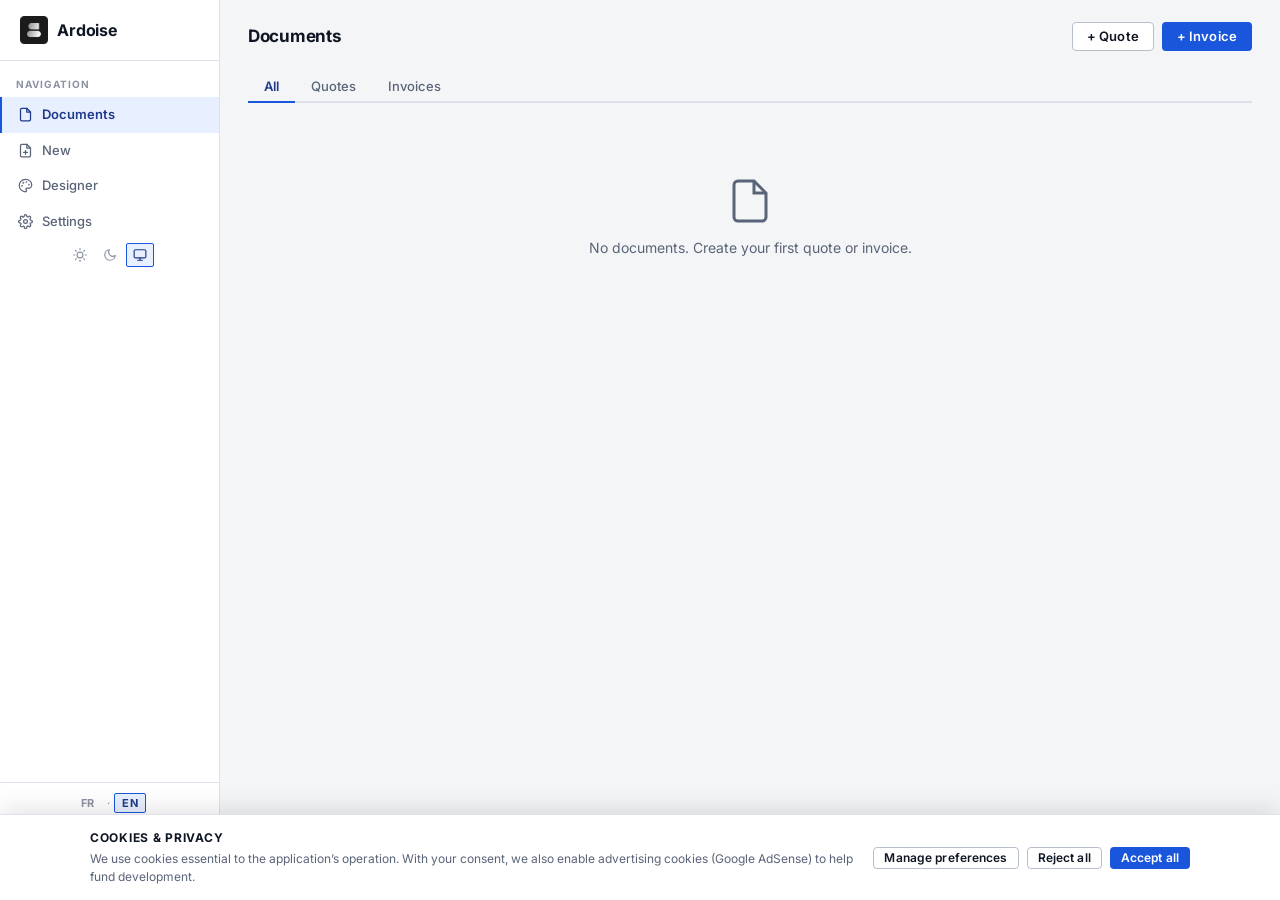
<file: app.html>
<!DOCTYPE html>
<html lang="fr">
<head>
  <meta charset="UTF-8" />
  <meta name="viewport" content="width=device-width, initial-scale=1.0" />
  <meta name="google-adsense-account" content="ca-pub-9863175609905098">
  <title>Ardoise — Devis &amp; Factures</title>

  <!-- Fonts (local) -->
  <link rel="stylesheet" href="css/fonts/inter.css" />

  <!-- Libraries (local) -->
  <script src="js/vendor/pdf-lib.min.js"></script>
  <script src="js/vendor/fontkit.umd.min.js"></script>
  <script src="js/vendor/sortable.min.js"></script>
  <script src="js/vendor/pdf.min.js"></script>
  <script>if (window.pdfjsLib) pdfjsLib.GlobalWorkerOptions.workerSrc = 'js/vendor/pdf.worker.min.js'</script>

  <!-- App scripts (load before Alpine so stores register at alpine:init) -->
  <script src="js/utils.js"></script>
  <script src="js/i18n.js"></script>
  <script src="js/store.js"></script>
  <script src="js/pdf.js"></script>
  <script src="js/app.js"></script>

  <!-- Alpine.js (local, must be last) -->
  <script defer src="js/vendor/alpine.min.js"></script>

  <!-- Styles -->
  <link rel="stylesheet" href="css/app.css" />
  <link rel="stylesheet" href="css/invoice.css" />
</head>

<body>
<div class="app-layout" x-data="{ sidebarOpen: false, tabletOpen: false, disclaimerOpen: false }"
  x-effect="
    document.documentElement.lang = $store.settings.lang;
    document.documentElement.classList.remove('light', 'dark');
    if ($store.settings.colorMode !== 'auto') document.documentElement.classList.add($store.settings.colorMode);
  "
  @click="tabletOpen = false">

<!-- ═══════════════════════ MOBILE TOPBAR ════════════════════════════════════ -->
<header class="mobile-topbar">
  <button class="hamburger" @click="sidebarOpen = !sidebarOpen" :aria-expanded="sidebarOpen">
    <span class="hamburger-bar" :class="sidebarOpen && 'open'"></span>
    <span class="hamburger-bar" :class="sidebarOpen && 'open'"></span>
    <span class="hamburger-bar" :class="sidebarOpen && 'open'"></span>
  </button>
  <div class="mobile-logo">
    <img src="icon/compact-logo.png" width="28" height="28" alt="Ardoise" style="display:block" />
    <span>Ardoise</span>
  </div>
  <div class="mobile-topbar-actions" x-data>
    <button class="hamburger" style="width:36px;height:36px" :class="$store.settings.colorMode==='dark'?'active':''"
      @click="$store.settings.data.colorMode = $store.settings.colorMode==='dark' ? 'auto' : 'dark'; $store.settings.persist()" :title="$store.settings.colorMode==='dark' ? 'Auto' : 'Dark'">
      <svg width="16" height="16" viewBox="0 0 24 24" fill="none" stroke="currentColor" stroke-width="2" stroke-linecap="round" stroke-linejoin="round"><path d="M21 12.79A9 9 0 1 1 11.21 3 7 7 0 0 0 21 12.79z"/></svg>
    </button>
  </div>
</header>

<!-- Mobile drawer backdrop -->
<div class="sidebar-backdrop" :class="sidebarOpen && 'visible'" @click="sidebarOpen = false"></div>
<!-- Tablet expanded backdrop -->
<div class="sidebar-tablet-backdrop" :class="tabletOpen && 'visible'" @click="tabletOpen = false"></div>

<!-- ═══════════════════════════ SIDEBAR ══════════════════════════════════════ -->
<aside class="sidebar" :class="(sidebarOpen && 'sidebar--open') + ' ' + (tabletOpen && 'tablet--open')" @click.stop>
  <div class="sidebar-logo">
    <a href="index.html" style="display:flex;align-items:center;gap:9px;text-decoration:none;color:inherit;flex:1;min-width:0;">
      <img src="icon/compact-logo.png" width="28" height="28" alt="Ardoise" style="display:block;flex-shrink:0;" />
      <span class="sidebar-logo-text">Ardoise</span>
    </a>
    <!-- Tablet rail toggle -->
    <button class="sidebar-rail-toggle" @click.stop="tabletOpen = !tabletOpen" :title="tabletOpen ? 'Réduire' : 'Développer'">
      <svg width="14" height="14" viewBox="0 0 24 24" fill="none" stroke="currentColor" stroke-width="2.2" stroke-linecap="round" stroke-linejoin="round">
        <polyline :points="tabletOpen ? '15 18 9 12 15 6' : '9 18 15 12 9 6'"/>
      </svg>
    </button>
  </div>

  <div class="sidebar-section" x-data x-text="$store.i18n.t('nav')">Navigation</div>
  <nav x-data>
    <a class="sidebar-link" data-nav="documents" href="#/documents" @click="sidebarOpen = false">
      <svg width="16" height="16" viewBox="0 0 24 24" fill="none" stroke="currentColor" stroke-width="2" stroke-linecap="round" stroke-linejoin="round"><path d="M14 2H6a2 2 0 0 0-2 2v16a2 2 0 0 0 2 2h12a2 2 0 0 0 2-2V8z"/><polyline points="14 2 14 8 20 8"/></svg>
      <span x-text="$store.i18n.t('navDocuments')">Documents</span>
    </a>
    <a class="sidebar-link" data-nav="document-form" href="#/document/new" @click="sidebarOpen = false">
      <svg width="16" height="16" viewBox="0 0 24 24" fill="none" stroke="currentColor" stroke-width="2" stroke-linecap="round" stroke-linejoin="round"><path d="M14 2H6a2 2 0 0 0-2 2v16a2 2 0 0 0 2 2h12a2 2 0 0 0 2-2V8z"/><polyline points="14 2 14 8 20 8"/><line x1="12" y1="18" x2="12" y2="12"/><line x1="9" y1="15" x2="15" y2="15"/></svg>
      <span x-text="$store.i18n.t('navNouveau')">Nouveau</span>
    </a>
    <a class="sidebar-link" data-nav="designer" href="#/designer" @click="sidebarOpen = false">
      <svg width="16" height="16" viewBox="0 0 24 24" fill="none" stroke="currentColor" stroke-width="2" stroke-linecap="round" stroke-linejoin="round"><circle cx="13.5" cy="6.5" r=".5"/><circle cx="17.5" cy="10.5" r=".5"/><circle cx="8.5" cy="7.5" r=".5"/><circle cx="6.5" cy="12.5" r=".5"/><path d="M12 2C6.5 2 2 6.5 2 12s4.5 10 10 10c.926 0 1.648-.746 1.648-1.688 0-.437-.18-.835-.437-1.125-.29-.289-.438-.652-.438-1.125a1.64 1.64 0 0 1 1.668-1.668h1.996c3.051 0 5.555-2.503 5.555-5.554C21.965 6.012 17.461 2 12 2z"/></svg>
      <span x-text="$store.i18n.t('navDesigner')">Designer</span>
    </a>
    <a class="sidebar-link" data-nav="settings" href="#/settings" @click="sidebarOpen = false">
      <svg width="16" height="16" viewBox="0 0 24 24" fill="none" stroke="currentColor" stroke-width="2" stroke-linecap="round" stroke-linejoin="round"><circle cx="12" cy="12" r="3"/><path d="M19.4 15a1.65 1.65 0 0 0 .33 1.82l.06.06a2 2 0 0 1-2.83 2.83l-.06-.06a1.65 1.65 0 0 0-1.82-.33 1.65 1.65 0 0 0-1 1.51V21a2 2 0 0 1-4 0v-.09A1.65 1.65 0 0 0 9 19.4a1.65 1.65 0 0 0-1.82.33l-.06.06a2 2 0 0 1-2.83-2.83l.06-.06A1.65 1.65 0 0 0 4.68 15a1.65 1.65 0 0 0-1.51-1H3a2 2 0 0 1 0-4h.09A1.65 1.65 0 0 0 4.6 9a1.65 1.65 0 0 0-.33-1.82l-.06-.06a2 2 0 0 1 2.83-2.83l.06.06A1.65 1.65 0 0 0 9 4.68a1.65 1.65 0 0 0 1-1.51V3a2 2 0 0 1 4 0v.09a1.65 1.65 0 0 0 1 1.51 1.65 1.65 0 0 0 1.82-.33l.06-.06a2 2 0 0 1 2.83 2.83l-.06.06A1.65 1.65 0 0 0 19.4 9a1.65 1.65 0 0 0 1.51 1H21a2 2 0 0 1 0 4h-.09a1.65 1.65 0 0 0-1.51 1z"/></svg>
      <span x-text="$store.i18n.t('navParametres')">Paramètres</span>
    </a>
  </nav>

  <div class="sidebar-theme" x-data>
    <button class="sidebar-theme-btn" :class="$store.settings.colorMode==='light' ? 'active' : ''"
      @click="$store.settings.data.colorMode='light'; $store.settings.persist()" title="Light">
      <svg width="14" height="14" viewBox="0 0 24 24" fill="none" stroke="currentColor" stroke-width="2" stroke-linecap="round" stroke-linejoin="round">
        <circle cx="12" cy="12" r="5"/>
        <line x1="12" y1="1" x2="12" y2="3"/><line x1="12" y1="21" x2="12" y2="23"/>
        <line x1="4.22" y1="4.22" x2="5.64" y2="5.64"/><line x1="18.36" y1="18.36" x2="19.78" y2="19.78"/>
        <line x1="1" y1="12" x2="3" y2="12"/><line x1="21" y1="12" x2="23" y2="12"/>
        <line x1="4.22" y1="19.78" x2="5.64" y2="18.36"/><line x1="18.36" y1="5.64" x2="19.78" y2="4.22"/>
      </svg>
    </button>
    <button class="sidebar-theme-btn" :class="$store.settings.colorMode==='dark' ? 'active' : ''"
      @click="$store.settings.data.colorMode='dark'; $store.settings.persist()" title="Dark">
      <svg width="14" height="14" viewBox="0 0 24 24" fill="none" stroke="currentColor" stroke-width="2" stroke-linecap="round" stroke-linejoin="round">
        <path d="M21 12.79A9 9 0 1 1 11.21 3 7 7 0 0 0 21 12.79z"/>
      </svg>
    </button>
    <button class="sidebar-theme-btn" :class="$store.settings.colorMode==='auto' || !$store.settings.data.colorMode ? 'active' : ''"
      @click="$store.settings.data.colorMode='auto'; $store.settings.persist()" title="Auto">
      <svg width="14" height="14" viewBox="0 0 24 24" fill="none" stroke="currentColor" stroke-width="2" stroke-linecap="round" stroke-linejoin="round">
        <rect x="2" y="3" width="20" height="14" rx="2"/>
        <line x1="8" y1="21" x2="16" y2="21"/>
        <line x1="12" y1="17" x2="12" y2="21"/>
      </svg>
    </button>
  </div>

  <div class="sidebar-lang" x-data>
    <button class="sidebar-lang-btn" :class="$store.settings.data.lang==='fr' ? 'active' : ''" @click="$store.settings.data.lang='fr'; $store.settings.persist()">FR</button>
    <span class="sidebar-lang-sep">·</span>
    <button class="sidebar-lang-btn" :class="$store.settings.data.lang==='en' ? 'active' : ''" @click="$store.settings.data.lang='en'; $store.settings.persist()">EN</button>
  </div>

  <button class="sidebar-disclaimer" @click.stop="disclaimerOpen = true" type="button">
    <svg width="12" height="12" viewBox="0 0 24 24" fill="none" stroke="currentColor" stroke-width="2" stroke-linecap="round" stroke-linejoin="round" aria-hidden="true"><circle cx="12" cy="12" r="10"/><line x1="12" y1="8" x2="12" y2="12"/><line x1="12" y1="16" x2="12.01" y2="16"/></svg>
    <strong class="sidebar-disclaimer-title" x-text="$store.i18n.t('sidebarDisclaimerTitle')"></strong>
  </button>

  <!-- Disclaimer popup -->
  <div class="disclaimer-popup-overlay" x-show="disclaimerOpen" @click="disclaimerOpen = false"
    x-transition:enter="disclaimer-fade-in" x-transition:leave="disclaimer-fade-out" style="display:none">
    <div class="disclaimer-popup" @click.stop>
      <div class="disclaimer-popup-header">
        <svg width="15" height="15" viewBox="0 0 24 24" fill="none" stroke="currentColor" stroke-width="2" stroke-linecap="round" stroke-linejoin="round"><circle cx="12" cy="12" r="10"/><line x1="12" y1="8" x2="12" y2="12"/><line x1="12" y1="16" x2="12.01" y2="16"/></svg>
        <strong x-text="$store.i18n.t('sidebarDisclaimerTitle')"></strong>
        <button class="disclaimer-popup-close" @click="disclaimerOpen = false" type="button">✕</button>
      </div>
      <p x-text="$store.i18n.t('sidebarDisclaimerBody')"></p>
    </div>
  </div>

  <div class="sidebar-version">Ardoise &copy; 2026</div>
</aside>

<!-- ═══════════════════════ COOKIE CONSENT ════════════════════════════════════ -->
<div id="cookie-banner" style="display:none" x-data="cookieConsent" x-init="init()">
  <!-- Banner -->
  <div class="cookie-banner" x-show="showBanner" x-transition.opacity>
    <div class="cookie-banner-inner">
      <div class="cookie-banner-text">
        <strong x-text="$store.i18n.t('cookieTitle')"></strong>
        <p x-text="$store.i18n.t('cookieBody')"></p>
      </div>
      <div class="cookie-banner-actions">
        <button class="btn btn-secondary btn-sm" @click="openManage()" x-text="$store.i18n.t('cookieManage')"></button>
        <button class="btn btn-secondary btn-sm" @click="rejectAll()" x-text="$store.i18n.t('cookieRejectAll')"></button>
        <button class="btn btn-primary btn-sm" @click="acceptAll()" x-text="$store.i18n.t('cookieAcceptAll')"></button>
      </div>
    </div>
  </div>

  <!-- Manage modal -->
  <div class="cookie-modal-overlay" x-show="showManage" @click.self="showManage = false" style="display:none">
    <div class="cookie-modal">
      <div class="cookie-modal-header">
        <strong x-text="$store.i18n.t('cookieTitle')"></strong>
        <button class="disclaimer-popup-close" @click="showManage = false">&#x2715;</button>
      </div>

      <!-- Necessary -->
      <div class="cookie-row">
        <div class="cookie-row-info">
          <span class="cookie-row-title" x-text="$store.i18n.t('cookieNecessaryTitle')"></span>
          <span class="cookie-row-desc" x-text="$store.i18n.t('cookieNecessaryDesc')"></span>
        </div>
        <div class="cookie-toggle cookie-toggle--locked">
          <span x-text="$store.i18n.t ? '' : ''"></span>
          <div class="toggle-track toggle-track--on"><div class="toggle-thumb"></div></div>
        </div>
      </div>

      <!-- Ads -->
      <div class="cookie-row">
        <div class="cookie-row-info">
          <span class="cookie-row-title" x-text="$store.i18n.t('cookieAdsTitle')"></span>
          <span class="cookie-row-desc" x-text="$store.i18n.t('cookieAdsDesc')"></span>
        </div>
        <div class="cookie-toggle" @click="prefs.ads = !prefs.ads">
          <div class="toggle-track" :class="prefs.ads && 'toggle-track--on'"><div class="toggle-thumb"></div></div>
        </div>
      </div>

      <button class="btn btn-primary cookie-modal-save" @click="savePrefs()" x-text="$store.i18n.t('cookieSave')"></button>
    </div>
  </div>
</div>

<!-- ═══════════════════════════ MAIN ══════════════════════════════════════════ -->
<main class="main-content">

<!-- ─────────────────────────── DOCUMENTS LIST ──────────────────────────────── -->
<section data-section="documents" style="display:none" x-data="docsList">
  <div class="page-header">
    <h1 class="page-title" x-text="$store.i18n.t('pageDocuments')">Documents</h1>
    <div class="header-actions">
      <button class="btn btn-secondary" @click="createDoc('devis')" x-text="$store.i18n.t('btnPlusDevis')">+ Devis</button>
      <button class="btn btn-primary" @click="createDoc('facture')" x-text="$store.i18n.t('btnPlusFacture')">+ Facture</button>
    </div>
  </div>
  <div class="page-body">

    <!-- Filter tabs -->
    <div class="filter-tabs">
      <button class="filter-tab" :class="filter==='all'&&'active'"     @click="filter='all'" x-text="$store.i18n.t('filterTous')">Tous</button>
      <button class="filter-tab" :class="filter==='devis'&&'active'"   @click="filter='devis'" x-text="$store.i18n.t('filterDevis')">Devis</button>
      <button class="filter-tab" :class="filter==='facture'&&'active'" @click="filter='facture'" x-text="$store.i18n.t('filterFactures')">Factures</button>
    </div>

    <div class="docs-table-wrap" x-show="docs.length > 0">
      <table class="docs-table">
        <thead>
          <tr>
            <th x-text="$store.i18n.t('colType')">Type</th>
            <th x-text="$store.i18n.t('colNumero')">Numéro</th>
            <th x-text="$store.i18n.t('colClient')">Client</th>
            <th x-text="$store.i18n.t('colObjet')">Objet</th>
            <th x-text="$store.i18n.t('colStatut')">Statut</th>
            <th x-text="$store.i18n.t('colDate')">Date</th>
            <th class="col-amount" x-text="$store.i18n.t('colTotalTtc')">Total TTC</th>
            <th></th>
          </tr>
        </thead>
        <tbody>
          <template x-for="doc in docs" :key="doc.id">
            <tr class="clickable-row" @click="editDoc(doc.id)">
              <td><span class="badge" :class="'badge-type-' + doc.type" x-text="doc.type === 'devis' ? $store.i18n.t('badgeDevis') : $store.i18n.t('badgeFacture')"></span></td>
              <td class="col-mono" x-text="doc.numero || '—'"></td>
              <td x-text="doc.client?.nom || doc.client?.entreprise || '—'"></td>
              <td x-text="doc.objet || '—'"></td>
              <td><span class="badge" :class="statusClass(doc)" x-text="statusLabel(doc)"></span></td>
              <td x-text="formatDate(doc.date_creation)"></td>
              <td class="col-amount" x-text="fmt(totauxFor(doc).ttc)"></td>
              <td class="col-actions" @click.stop>
                <div class="actions-cell">
                  <button class="btn btn-icon" @click="previewDoc(doc.id)" :title="$store.i18n.t('ttipApercuPdf')">
                    <svg width="14" height="14" viewBox="0 0 24 24" fill="none" stroke="currentColor" stroke-width="2"><path d="M1 12s4-8 11-8 11 8 11 8-4 8-11 8-11-8-11-8z"/><circle cx="12" cy="12" r="3"/></svg>
                  </button>
                  <button class="btn btn-icon" @click="downloadDoc(doc.id)" :title="$store.i18n.t('ttipTelechargerPdf')">
                    <svg width="14" height="14" viewBox="0 0 24 24" fill="none" stroke="currentColor" stroke-width="2"><path d="M21 15v4a2 2 0 0 1-2 2H5a2 2 0 0 1-2-2v-4"/><polyline points="7 10 12 15 17 10"/><line x1="12" y1="15" x2="12" y2="3"/></svg>
                  </button>
                  <button class="btn btn-icon" @click="dupDoc(doc.id)" :title="$store.i18n.t('ttipDupliquer')">
                    <svg width="14" height="14" viewBox="0 0 24 24" fill="none" stroke="currentColor" stroke-width="2"><rect x="9" y="9" width="13" height="13" rx="2"/><path d="M5 15H4a2 2 0 0 1-2-2V4a2 2 0 0 1 2-2h9a2 2 0 0 1 2 2v1"/></svg>
                  </button>
                  <button class="btn btn-icon danger" @click="deleteDoc(doc.id)" :title="$store.i18n.t('ttipSupprimer')">
                    <svg width="14" height="14" viewBox="0 0 24 24" fill="none" stroke="currentColor" stroke-width="2"><polyline points="3 6 5 6 21 6"/><path d="M19 6l-1 14a2 2 0 0 1-2 2H8a2 2 0 0 1-2-2L5 6"/><path d="M10 11v6M14 11v6"/><path d="M9 6V4a1 1 0 0 1 1-1h4a1 1 0 0 1 1 1v2"/></svg>
                  </button>
                </div>
              </td>
            </tr>
          </template>
        </tbody>
      </table>
    </div>

    <div class="empty-state" x-show="docs.length === 0">
      <svg width="48" height="48" viewBox="0 0 24 24" fill="none" stroke="var(--color-text-muted)" stroke-width="1.5"><path d="M14 2H6a2 2 0 0 0-2 2v16a2 2 0 0 0 2 2h12a2 2 0 0 0 2-2V8z"/><polyline points="14 2 14 8 20 8"/></svg>
      <p x-text="$store.i18n.t('aucunDocument')">Aucun document. Créez votre premier devis ou facture.</p>
    </div>

  </div>
</section>

<!-- ─────────────────────────── DOCUMENT FORM ───────────────────────────────── -->
<section data-section="document-form" style="display:none" x-data="docForm">
  <template x-if="doc">
    <div>

      <!-- Header -->
      <div class="page-header">
        <div class="doc-type-switch">
          <button class="btn" :class="doc.type==='devis'?'btn-primary':'btn-secondary'" @click="switchType('devis')" x-text="$store.i18n.t('typeDevis')">Devis</button>
          <button class="btn" :class="doc.type==='facture'?'btn-primary':'btn-secondary'" @click="switchType('facture')" x-text="$store.i18n.t('typeFacture')">Facture</button>
        </div>
        <div class="header-actions">
          <button class="btn btn-secondary" @click="Router.go('documents')" x-text="$store.i18n.t('btnRetour')">← Retour</button>
          <button class="btn btn-secondary" :disabled="pdfLoading" @click="previewPdf()">
            <span x-show="!pdfLoading" x-text="$store.i18n.t('btnApercuPdf')">Aperçu PDF</span>
            <span x-show="pdfLoading" x-text="$store.i18n.t('btnGeneration')">Génération…</span>
          </button>
          <button class="btn btn-secondary" :disabled="pdfLoading" @click="downloadPdf()" x-text="$store.i18n.t('btnPdf')">↓ PDF</button>
          <button class="btn btn-primary" @click="saveAndBack()" x-text="$store.i18n.t('btnSauvegarder')">Sauvegarder</button>
        </div>
      </div>

      <div class="page-body">
      <div class="form-layout">
        <!-- Left column: meta + client + lines -->
        <div class="form-col-main">

          <!-- Document meta -->
          <div class="card">
            <div class="card-title" x-text="$store.i18n.t('cardInformations')">Informations</div>
            <div class="form-grid-2">
              <div class="form-group">
                <label x-text="$store.i18n.t('labelNumero')">Numéro</label>
                <input type="text" x-model="doc.numero" class="form-control" placeholder="DEV-2026-0001" />
              </div>
              <div class="form-group">
                <label x-text="$store.i18n.t('labelStatut')">Statut</label>
                <select x-model="doc.statut" class="form-control">
                  <template x-for="opt in statusOptions()">
                    <option :value="opt.v" x-text="opt.l"></option>
                  </template>
                </select>
              </div>
              <div class="form-group">
                <label x-text="$store.i18n.t('labelDateEmission')">Date d'émission</label>
                <input type="date" x-model="doc.date_creation" class="form-control" />
              </div>
              <div class="form-group" x-show="doc.type === 'devis'">
                <label x-text="$store.i18n.t('labelValableJusquau')">Valable jusqu'au</label>
                <input type="date" x-model="doc.date_validite" class="form-control" />
              </div>
              <div class="form-group" x-show="doc.type === 'facture'">
                <label x-text="$store.i18n.t('labelDateEcheance')">Date d'échéance</label>
                <input type="date" x-model="doc.date_echeance" class="form-control" />
              </div>
              <div class="form-group form-group--full">
                <label x-text="$store.i18n.t('labelObjet')">Objet</label>
                <input type="text" x-model="doc.objet" class="form-control" placeholder="Mission design — Avril 2026" />
              </div>
            </div>
          </div>

          <!-- Client -->
          <div class="card">
            <div class="card-title" x-text="$store.i18n.t('cardClient')">Client</div>
            <div class="form-grid-2">
              <div class="form-group">
                <label x-text="$store.i18n.t('labelNom')">Nom</label>
                <input type="text" x-model="doc.client.nom" class="form-control" />
              </div>
              <div class="form-group">
                <label x-text="$store.i18n.t('labelEntreprise')">Entreprise</label>
                <input type="text" x-model="doc.client.entreprise" class="form-control" />
              </div>
              <div class="form-group form-group--full">
                <label x-text="$store.i18n.t('labelAdresse')">Adresse</label>
                <input type="text" x-model="doc.client.adresse" class="form-control" />
              </div>
              <div class="form-group">
                <label x-text="$store.i18n.t('labelVille')">Ville</label>
                <input type="text" x-model="doc.client.ville" class="form-control" />
              </div>
              <div class="form-group">
                <label x-text="$store.i18n.t('labelCodePostal')">Code postal</label>
                <input type="text" x-model="doc.client.code_postal" class="form-control" />
              </div>
              <div class="form-group">
                <label x-text="$store.i18n.t('labelPays')">Pays</label>
                <input type="text" x-model="doc.client.pays" class="form-control" />
              </div>
              <div class="form-group">
                <label x-text="$store.i18n.t('labelEmail')">Email</label>
                <input type="email" x-model="doc.client.email" class="form-control" />
              </div>
            </div>
          </div>

          <!-- Lines -->
          <div class="card">
            <div class="card-title-row">
              <span class="card-title" x-text="$store.i18n.t('cardLignes')">Lignes</span>
              <div class="btn-group">
                <button class="btn btn-secondary btn-sm" @click="addSection()" x-text="$store.i18n.t('btnSection')">+ Section</button>
                <button class="btn btn-primary btn-sm" @click="addLigne()" x-text="$store.i18n.t('btnLigne')">+ Ligne</button>
              </div>
            </div>
            <div class="lines-table-wrap">
              <table class="lines-table">
                <thead>
                  <tr>
                    <th class="col-drag"></th>
                    <th class="col-desc" x-text="$store.i18n.t('colDescription')">Description</th>
                    <th class="col-qty" x-text="$store.i18n.t('colQte')">Qté</th>
                    <th class="col-unit" x-text="$store.i18n.t('colUnite')">Unité</th>
                    <th class="col-price" x-text="$store.i18n.t('colPu')">P.U.</th>
                    <th class="col-remise" x-text="$store.i18n.t('colRemisePct')">Remise %</th>
                    <th class="col-total" x-text="$store.i18n.t('colTotalHt')">Total HT</th>
                    <th class="col-actions"></th>
                  </tr>
                </thead>
                <tbody id="lines-tbody">
                  <template x-for="(ligne, idx) in doc.lignes" :key="ligne.id">
                    <tr :class="ligne._isSection ? 'section-row' : 'line-row'">
                      <td class="col-drag">
                        <svg width="14" height="14" viewBox="0 0 24 24" fill="none" stroke="currentColor" stroke-width="2"><circle cx="9" cy="5" r="1"/><circle cx="9" cy="12" r="1"/><circle cx="9" cy="19" r="1"/><circle cx="15" cy="5" r="1"/><circle cx="15" cy="12" r="1"/><circle cx="15" cy="19" r="1"/></svg>
                      </td>
                      <template x-if="ligne._isSection">
                        <td class="col-desc" colspan="6">
                          <input type="text" x-model="ligne.description" class="line-input line-section-title" :placeholder="$store.i18n.t('phTitreSection')" />
                        </td>
                      </template>
                      <template x-if="!ligne._isSection">
                        <td class="col-desc"><input type="text" x-model="ligne.description" class="line-input" :placeholder="$store.i18n.t('phDescription')" /></td>
                      </template>
                      <template x-if="!ligne._isSection">
                        <td class="col-qty"><input type="number" x-model.number="ligne.quantite" class="line-input line-input--num" min="0" step="0.01" /></td>
                      </template>
                      <template x-if="!ligne._isSection">
                        <td class="col-unit">
                          <select x-model="ligne.unite" class="line-input line-input--select">
                            <template x-for="u in units" :key="u.value">
                              <option :value="u.value" x-text="u.label" :selected="ligne.unite === u.value"></option>
                            </template>
                          </select>
                        </td>
                      </template>
                      <template x-if="!ligne._isSection">
                        <td class="col-price"><input type="number" x-model.number="ligne.prix_unitaire" class="line-input line-input--num" min="0" step="0.01" /></td>
                      </template>
                      <template x-if="!ligne._isSection">
                        <td class="col-remise"><input type="number" x-model.number="ligne.remise_pct" class="line-input line-input--num" min="0" max="100" step="1" /></td>
                      </template>
                      <template x-if="!ligne._isSection">
                        <td class="col-total line-total" x-text="fmt(ligneTotal(ligne))"></td>
                      </template>
                      <td class="col-actions">
                        <button class="btn btn-ghost btn-sm" @click="dupLigne(idx)" :title="$store.i18n.t('ttipDupliquer')">⧉</button>
                        <button class="btn btn-ghost btn-sm danger" @click="removeLigne(idx)" :title="$store.i18n.t('ttipSupprimer')">×</button>
                      </td>
                    </tr>
                  </template>
                </tbody>
              </table>
            </div>
            <div class="empty-lines" x-show="doc.lignes.length === 0" x-text="$store.i18n.t('aucuneLigne')">
              Aucune ligne. Cliquez sur "+ Ligne" pour commencer.
            </div>
          </div>

          <!-- Notes / Conditions / Remise -->
          <div class="card notes-card">
            <div class="notes-remise-row">
              <label class="notes-remise-label" x-text="$store.i18n.t('labelRemiseGlobale')">Remise globale (%)</label>
              <input type="number" x-model.number="doc.remise_pct" class="form-control notes-remise-input" min="0" max="100" step="0.1" />
            </div>
            <div class="form-group">
              <label x-text="$store.i18n.t('labelNotes')">Notes</label>
              <textarea x-model="doc.notes" class="form-control" rows="3" :placeholder="$store.i18n.t('phNotes')"></textarea>
            </div>
            <div class="form-group">
              <label x-text="$store.i18n.t('labelConditions')">Conditions de paiement</label>
              <textarea x-model="doc.conditions" class="form-control" rows="3" :placeholder="$store.i18n.t('phConditions')"></textarea>
            </div>
          </div>
        </div>

        <!-- Right column: totaux + preview thumbnail -->
        <div class="form-col-side form-sidebar">
          <div class="card totaux-card">
            <div class="card-title" x-text="$store.i18n.t('cardTotaux')">Totaux</div>
            <div class="totaux-row"><span x-text="$store.i18n.t('labelSousTotal')">Sous-total</span><span x-text="fmt(totaux.sous_total)"></span></div>
            <div class="totaux-row" x-show="totaux.remise > 0"><span x-text="$store.i18n.t('labelRemise')">Remise</span><span x-text="'−' + fmt(totaux.remise)"></span></div>
            <div class="totaux-row" x-show="totaux.remise > 0"><span x-text="$store.i18n.t('labelHt')">HT</span><span x-text="fmt(totaux.ht)"></span></div>
            <div class="totaux-row" x-show="totaux.tps > 0"><span>TPS</span><span x-text="fmt(totaux.tps)"></span></div>
            <div class="totaux-row" x-show="totaux.tvq > 0"><span>TVQ</span><span x-text="fmt(totaux.tvq)"></span></div>
            <div class="totaux-row" x-show="totaux.tva > 0"><span>TVA</span><span x-text="fmt(totaux.tva)"></span></div>
            <div class="totaux-row totaux-total"><span x-text="$store.i18n.t('labelTotalTtc')">Total TTC</span><span x-text="fmt(totaux.ttc)"></span></div>
          </div>

          <!-- Live A4 preview (scaled down) -->
          <div class="preview-thumb-wrap">
            <div class="preview-thumb-label" x-text="$store.i18n.t('labelApercu')">Aperçu</div>
            <div class="preview-thumb">
              <div class="preview-thumb-inner" :style="pageVars">
                <template x-if="pages[0]">
                  <div class="a4-page invoice-page">

                    <!-- Header -->
                    <div class="inv-header" :class="'logo-' + (theme.branding.logoPosition || 'left')">
                      <div class="inv-brand">
                        <template x-if="theme.branding.logoUrl || $store.settings.entreprise.logo_base64">
                          <img :src="theme.branding.logoUrl || $store.settings.entreprise.logo_base64" class="inv-logo" />
                        </template>
                        <div class="inv-company">
                          <div class="inv-company-name" x-text="$store.settings.entreprise.nom || 'Mon Entreprise'"></div>
                          <div class="inv-company-details">
                            <span x-show="$store.settings.entreprise.adresse" x-text="$store.settings.entreprise.adresse"></span>
                            <span x-show="$store.settings.entreprise.ville || $store.settings.entreprise.code_postal"
                                  x-text="[$store.settings.entreprise.code_postal, $store.settings.entreprise.ville].filter(Boolean).join(' ')"></span>
                            <span x-show="$store.settings.entreprise.email" x-text="$store.settings.entreprise.email"></span>
                            <span x-show="$store.settings.entreprise.telephone" x-text="$store.settings.entreprise.telephone"></span>
                          </div>
                        </div>
                      </div>
                      <div class="inv-doc-info">
                        <div class="inv-doc-type" x-text="doc.type === 'facture' ? (lang==='fr' ? 'FACTURE' : 'INVOICE') : (lang==='fr' ? 'DEVIS' : 'QUOTE')"></div>
                        <div class="inv-doc-numero" x-text="doc.numero"></div>
                        <div class="inv-doc-dates">
                          <span x-text="(lang==='fr' ? 'Date : ' : 'Date: ') + formatDate(doc.date_creation)"></span>
                          <span x-show="doc.date_validite" x-text="(lang==='fr' ? 'Valide jusqu\'au : ' : 'Valid until: ') + formatDate(doc.date_validite)"></span>
                          <span x-show="doc.date_echeance" x-text="(lang==='fr' ? 'Échéance : ' : 'Due: ') + formatDate(doc.date_echeance)"></span>
                        </div>
                      </div>
                    </div>

                    <!-- Client block -->
                    <div class="inv-client-block">
                      <div class="inv-client-label" x-text="lang==='fr' ? 'Destinataire' : 'Bill To'"></div>
                      <div class="inv-client-name" x-text="doc.client.nom || (lang==='fr' ? 'Nom du client' : 'Client Name')"></div>
                      <div class="inv-client-company" x-show="doc.client.entreprise" x-text="doc.client.entreprise"></div>
                      <div class="inv-client-addr" x-show="clientAdresse" x-text="clientAdresse"></div>
                      <div class="inv-client-email" x-show="doc.client.email" x-text="doc.client.email"></div>
                    </div>

                    <!-- Objet -->
                    <div class="inv-objet" x-show="doc.objet" x-text="doc.objet"></div>

                    <!-- Table -->
                    <table class="inv-table" :class="'table-' + theme.layout.tableStyle">
                      <thead :class="'header-' + theme.layout.headerStyle">
                        <tr>
                          <th class="col-desc" x-text="lang==='fr' ? 'Description' : 'Description'"></th>
                          <th class="col-qte" x-text="lang==='fr' ? 'Qté' : 'Qty'"></th>
                          <th class="col-pu" x-text="lang==='fr' ? 'P.U.' : 'Unit Price'"></th>
                          <th class="col-total" x-text="lang==='fr' ? 'Total HT' : 'Subtotal'"></th>
                        </tr>
                      </thead>
                      <tbody>
                        <template x-for="l in (pages[0] || [])" :key="l.id">
                          <tr :class="l._isSection ? 'inv-section-row' : ''">
                            <td class="col-desc" :colspan="l._isSection ? 4 : 1" x-text="l.description"></td>
                            <template x-if="!l._isSection">
                              <td class="col-qte" x-text="l.quantite"></td>
                            </template>
                            <template x-if="!l._isSection">
                              <td class="col-pu" x-text="fmt(l.prix_unitaire)"></td>
                            </template>
                            <template x-if="!l._isSection">
                              <td class="col-total" x-text="fmt(ligneTotal(l))"></td>
                            </template>
                          </tr>
                        </template>
                      </tbody>
                    </table>

                    <!-- Totaux -->
                    <div class="inv-spacer"></div>
                    <div class="inv-totaux">
                      <div class="inv-totaux-table">
                        <div class="inv-row">
                          <span x-text="lang==='fr' ? 'Sous-total' : 'Subtotal'"></span>
                          <span x-text="fmt(totaux.sous_total)"></span>
                        </div>
                        <div class="inv-row remise" x-show="totaux.remise > 0">
                          <span x-text="lang==='fr' ? 'Remise' : 'Discount'"></span>
                          <span x-text="'− ' + fmt(totaux.remise)"></span>
                        </div>
                        <div class="inv-row" x-show="totaux.remise > 0">
                          <span x-text="lang==='fr' ? 'Total HT' : 'Net'"></span>
                          <span x-text="fmt(totaux.ht)"></span>
                        </div>
                        <div class="inv-row" x-show="totaux.tps > 0">
                          <span>TPS</span>
                          <span x-text="fmt(totaux.tps)"></span>
                        </div>
                        <div class="inv-row" x-show="totaux.tvq > 0">
                          <span>TVQ</span>
                          <span x-text="fmt(totaux.tvq)"></span>
                        </div>
                        <div class="inv-row" x-show="totaux.tva > 0">
                          <span>TVA</span>
                          <span x-text="fmt(totaux.tva)"></span>
                        </div>
                        <div class="inv-row total-ttc">
                          <span x-text="lang==='fr' ? 'Total TTC' : 'Total'"></span>
                          <span x-text="fmt(totaux.ttc)"></span>
                        </div>
                      </div>
                    </div>

                    <!-- Footer -->
                    <div class="inv-footer" x-show="doc.notes || doc.conditions">
                      <div class="inv-footer-section" x-show="doc.notes">
                        <strong x-text="lang==='fr' ? 'Notes' : 'Notes'"></strong>
                        <div x-text="doc.notes"></div>
                      </div>
                      <div class="inv-footer-section" x-show="doc.conditions">
                        <strong x-text="lang==='fr' ? 'Conditions' : 'Terms'"></strong>
                        <div x-text="doc.conditions"></div>
                      </div>
                    </div>

                  </div>
                </template>
              </div>
            </div>
          </div>
        </div>
      </div><!-- /form-layout -->
      </div><!-- /page-body -->
    </div>
  </template>

  <!-- PDF preview modal — canvas rendered via PDF.js (no browser toolbar/download button) -->
  <div id="pdf-preview-overlay" class="pdf-modal-overlay" style="display:none" @click.self="closePdfModal()">
    <div class="pdf-modal">
      <div class="pdf-modal-header">
        <span x-text="$store.i18n.t('modalApercuPdf')">Aperçu PDF</span>
        <!-- Zoom controls -->
        <div class="pdf-zoom-bar">
          <button class="btn btn-ghost btn-sm pdf-zoom-btn" @click="changePdfZoom(-10)" title="Zoom −">−</button>
          <span class="pdf-zoom-label" x-text="pdfZoom + '%'">100%</span>
          <button class="btn btn-ghost btn-sm pdf-zoom-btn" @click="changePdfZoom(+10)" title="Zoom +">+</button>
          <button class="btn btn-ghost btn-sm" @click="resetPdfZoom()" title="Ajuster à la largeur">⊡</button>
        </div>
        <button class="btn btn-ghost" @click="closePdfModal()">✕</button>
      </div>
      <div id="pdf-pages-container" class="pdf-pages-container"></div>
    </div>
  </div>
</section>

<!-- ─────────────────────────── DESIGNER ────────────────────────────────────── -->
<section data-section="designer" style="display:none" x-data="designer">
  <div class="designer-layout">

    <!-- Sidebar controls -->
    <aside class="designer-sidebar">
      <div class="sidebar-scroller">

        <!-- Presets -->
        <div class="sidebar-group">
          <div class="sidebar-group-title" x-text="$store.i18n.t('presetsBase')">Présets de base</div>
          <div class="preset-cards">
            <button class="preset-card" :class="themeStore.activePreset==='minimalist'&&'active'" @click="applyPreset('minimalist')" x-text="$store.i18n.t('presetMinimaliste')">Minimaliste</button>
            <button class="preset-card" :class="themeStore.activePreset==='corporate'&&'active'" @click="applyPreset('corporate')" x-text="$store.i18n.t('presetCorporate')">Corporate</button>
            <button class="preset-card" :class="themeStore.activePreset==='modern'&&'active'" @click="applyPreset('modern')" x-text="$store.i18n.t('presetModerne')">Moderne</button>
          </div>
        </div>

        <!-- Saved presets -->
        <div class="sidebar-group" x-show="themeStore.savedPresets.length > 0">
          <div class="sidebar-group-title" x-text="$store.i18n.t('mesDesigns')">Mes designs</div>
          <div class="saved-list">
            <template x-for="preset in themeStore.savedPresets" :key="preset.name">
              <div class="saved-item">
                <span x-text="preset.name" @click="loadSaved(preset.name)"></span>
                <button class="btn btn-ghost btn-sm danger" @click="deleteSaved(preset.name)">×</button>
              </div>
            </template>
          </div>
        </div>

        <!-- Save current -->
        <div class="sidebar-group">
          <div class="save-row">
            <input type="text" x-model="newPresetName" class="form-control form-control--sm" :placeholder="$store.i18n.t('phNomDesign')" @keydown.enter="savePreset()" />
            <button class="btn btn-primary btn-sm" @click="savePreset()" :disabled="!newPresetName.trim()" x-text="$store.i18n.t('btnSauver')">Sauver</button>
          </div>
        </div>

        <!-- Colors -->
        <div class="sidebar-group">
          <div class="sidebar-group-title" x-text="$store.i18n.t('sectionCouleurs')">Couleurs</div>
          <div class="color-grid">
            <template x-for="[key, labelKey] in [['primary','couleurPrincipale'],['secondary','couleurSecondaire'],['text','couleurTexte'],['accent','couleurAccent'],['tableRowBg','couleurFondRangees']]" :key="key">
              <div class="color-row" x-data="colorRow(key)">
                <label class="color-label" x-text="$store.i18n.t(labelKey)"></label>
                <div class="color-picker-inline">
                  <input type="color" :value="value" @input="onNative($event)" class="color-native" />
                  <input type="text" class="hex-input" :value="value" @change="onHex($event)" maxlength="7" />
                </div>
              </div>
            </template>
          </div>
        </div>

        <!-- Typography -->
        <div class="sidebar-group">
          <div class="sidebar-group-title" x-text="$store.i18n.t('sectionTypographie')">Typographie</div>
          <div class="form-group">
            <label x-text="$store.i18n.t('labelPolicePrincipale')">Police principale</label>
            <select x-model="theme.typography.primaryFont" class="form-control form-control--sm" @change="$store.theme.persist()">
              <template x-for="f in ['Inter','Roboto','Open Sans','Lato','Montserrat','Poppins','Source Sans Pro','Raleway','Merriweather','Georgia']">
                <option :value="f" x-text="f"></option>
              </template>
            </select>
          </div>
          <div class="form-group">
            <label x-text="$store.i18n.t('labelPoliceCustom')">Police personnalisée</label>
            <input type="text" x-model="theme.typography.customFont" class="form-control form-control--sm" placeholder="ex: Playfair Display" @input="$store.theme.persist()" />
          </div>
          <div class="form-group">
            <label><span x-text="$store.i18n.t('labelTailleBase')">Taille de base</span> (<span x-text="theme.typography.baseSize"></span>px)</label>
            <input type="range" x-model.number="theme.typography.baseSize" min="8" max="14" step="0.5" class="slider" @input="$store.theme.persist()" />
          </div>
          <div class="form-group">
            <label><span x-text="$store.i18n.t('labelInterligne')">Interligne</span> (<span x-text="theme.typography.lineHeight"></span>)</label>
            <input type="range" x-model.number="theme.typography.lineHeight" min="1.2" max="2" step="0.05" class="slider" @input="$store.theme.persist()" />
          </div>
        </div>

        <!-- Layout -->
        <div class="sidebar-group">
          <div class="sidebar-group-title" x-text="$store.i18n.t('sectionMiseEnPage')">Mise en page</div>
          <div class="form-group">
            <label><span x-text="$store.i18n.t('labelMarges')">Marges</span> (<span x-text="theme.layout.padding"></span>mm)</label>
            <input type="range" x-model.number="theme.layout.padding" min="8" max="25" step="1" class="slider" @input="$store.theme.persist()" />
          </div>
          <div class="form-group">
            <label><span x-text="$store.i18n.t('labelEspacement')">Espacement</span> (<span x-text="theme.layout.gridGap"></span>px)</label>
            <input type="range" x-model.number="theme.layout.gridGap" min="4" max="20" step="1" class="slider" @input="$store.theme.persist()" />
          </div>
        </div>

        <!-- Table style -->
        <div class="sidebar-group">
          <div class="sidebar-group-title" x-text="$store.i18n.t('sectionStyleTableau')">Style tableau</div>
          <div class="form-group">
            <label x-text="$store.i18n.t('labelStyleLignes')">Style des lignes</label>
            <select x-model="theme.layout.tableStyle" class="form-control form-control--sm" @change="$store.theme.persist()">
              <option value="striped" x-text="$store.i18n.t('optLignesAlternees')">Lignes alternées</option>
              <option value="bordered" x-text="$store.i18n.t('optBordures')">Bordures</option>
              <option value="minimal" x-text="$store.i18n.t('optMinimal')">Minimal</option>
            </select>
          </div>
          <div class="form-group">
            <label x-text="$store.i18n.t('labelStyleEntete')">Style entête</label>
            <select x-model="theme.layout.headerStyle" class="form-control form-control--sm" @change="$store.theme.persist()">
              <option value="filled" x-text="$store.i18n.t('optRempli')">Rempli</option>
              <option value="underline" x-text="$store.i18n.t('optSouligne')">Souligné</option>
              <option value="none" x-text="$store.i18n.t('optAucun')">Aucun</option>
            </select>
          </div>
        </div>

        <!-- Colonnes visibles -->
        <div class="sidebar-group">
          <div class="sidebar-group-title" x-text="$store.i18n.t('sectionColonnes')">Colonnes visibles</div>
          <div class="toggle-list">
            <label class="toggle-item">
              <span x-text="$store.i18n.t('colToggleUnite')">Unité</span>
              <input type="checkbox" x-model="theme.columns.unite" @change="$store.theme.persist()" />
            </label>
            <label class="toggle-item">
              <span x-text="$store.i18n.t('colToggleRemise')">Remise</span>
              <input type="checkbox" x-model="theme.columns.remise" @change="$store.theme.persist()" />
            </label>
            <label class="toggle-item">
              <span x-text="$store.i18n.t('colToggleTva')">TVA / TPS</span>
              <input type="checkbox" x-model="theme.columns.tva" @change="$store.theme.persist()" />
            </label>
          </div>
        </div>

        <!-- Logo -->
        <div class="sidebar-group">
          <div class="sidebar-group-title" x-text="$store.i18n.t('sectionLogo')">Logo</div>
          <div class="logo-manager">
            <div class="logo-drop-zone" :class="dragOver&&'drag-over'"
              @dragover.prevent="dragOver=true" @dragleave="dragOver=false" @drop="handleDrop($event)">
              <template x-if="theme.branding.logoUrl">
                <div class="logo-preview">
                  <img :src="theme.branding.logoUrl" class="logo-img" />
                  <button class="btn btn-ghost btn-sm danger" @click="removeLogo()" x-text="$store.i18n.t('btnSupprimerLogo')">Supprimer</button>
                </div>
              </template>
              <template x-if="!theme.branding.logoUrl">
                <div class="logo-empty">
                  <svg width="24" height="24" viewBox="0 0 24 24" fill="none" stroke="currentColor" stroke-width="1.5"><rect x="3" y="3" width="18" height="18" rx="2"/><circle cx="8.5" cy="8.5" r="1.5"/><polyline points="21 15 16 10 5 21"/></svg>
                  <span x-text="$store.i18n.t('logoGlisserCliquer')">Glisser ou cliquer</span>
                  <input type="file" accept="image/*" @change="handleFile($event)" class="logo-file-input" />
                </div>
              </template>
            </div>
            <div class="logo-pos-btns" x-show="theme.branding.logoUrl">
              <button class="btn btn-sm" :class="theme.branding.logoPosition==='left'?'btn-primary':'btn-secondary'" @click="setPosition('left')" x-text="$store.i18n.t('logoPosGauche')">Gauche</button>
              <button class="btn btn-sm" :class="theme.branding.logoPosition==='center'?'btn-primary':'btn-secondary'" @click="setPosition('center')" x-text="$store.i18n.t('logoPosCentre')">Centre</button>
              <button class="btn btn-sm" :class="theme.branding.logoPosition==='right'?'btn-primary':'btn-secondary'" @click="setPosition('right')" x-text="$store.i18n.t('logoPosDroite')">Droite</button>
            </div>
          </div>
        </div>

        <!-- Actions -->
        <div class="sidebar-group sidebar-actions">
          <div class="sidebar-group-title" x-text="$store.i18n.t('sectionActions')">Actions</div>
          <div class="doc-type-switch" style="margin-bottom:.5rem">
            <button class="btn btn-sm" :class="docType==='devis'?'btn-primary':'btn-secondary'" @click="docType='devis'" x-text="$store.i18n.t('typeDevis')">Devis</button>
            <button class="btn btn-sm" :class="docType==='facture'?'btn-primary':'btn-secondary'" @click="docType='facture'" x-text="$store.i18n.t('typeFacture')">Facture</button>
          </div>
          <div class="zoom-row">
            <label><span x-text="$store.i18n.t('labelZoom')">Zoom</span> <span x-text="zoom"></span>%</label>
            <input type="range" x-model.number="zoom" min="40" max="100" step="5" class="slider" />
          </div>
          <button class="btn btn-secondary btn-sm" style="width:100%;margin-top:.5rem" @click="exportPdf()" x-text="$store.i18n.t('btnPdfApercu')">↓ PDF aperçu</button>
          <button class="btn btn-secondary btn-sm" style="width:100%;margin-top:.4rem" @click="exportJson()" x-text="$store.i18n.t('btnExporterJson')">↓ Exporter JSON</button>
          <button class="btn btn-secondary btn-sm" style="width:100%;margin-top:.4rem" @click="importJson()" x-text="$store.i18n.t('btnImporterJson')">↑ Importer JSON</button>
          <input type="file" id="import-json-input" accept=".json" style="display:none" @change="onImportFile($event)" />
          <button class="btn btn-ghost btn-sm danger" style="width:100%;margin-top:.4rem" @click="resetTheme()" x-text="$store.i18n.t('btnReinitialiser')">Réinitialiser</button>
        </div>

      </div>
    </aside>

    <!-- A4 preview area -->
    <div class="designer-preview-area">
      <div class="preview-zoom-wrap">
        <template x-for="(pageLines, pgIdx) in samplePages" :key="pgIdx">
          <div class="a4-page invoice-page" :style="Object.assign({ zoom: zoom / 100 }, pageVars)">

            <!-- Watermark brouillon (page 1, devis) -->
            <div class="inv-watermark" x-show="pgIdx === 0 && docType === 'devis'" x-text="lang==='fr'?'BROUILLON':'DRAFT'"></div>

            <!-- Mini-header pages de continuation -->
            <template x-if="pgIdx > 0">
              <div class="inv-cont-header">
                <span class="inv-cont-title" x-text="(docType==='facture'?(lang==='fr'?'FACTURE':'INVOICE'):(lang==='fr'?'DEVIS':'QUOTE')) + ' ' + sampleNumero"></span>
                <span class="inv-cont-subtitle" x-text="entreprise.nom || ''"></span>
              </div>
            </template>

            <!-- En-tête principal (page 1 seulement) -->
            <template x-if="pgIdx === 0">
              <div class="inv-header" :class="'logo-' + (theme.branding.logoPosition || 'left')">
                <div class="inv-brand">
                  <template x-if="theme.branding.logoUrl || entreprise.logo_base64">
                    <img :src="theme.branding.logoUrl || entreprise.logo_base64" class="inv-logo" />
                  </template>
                  <div class="inv-company">
                    <div class="inv-company-name" x-text="entreprise.nom || 'Mon Entreprise'"></div>
                    <div class="inv-company-details">
                      <span x-show="entreprise.adresse" x-text="entreprise.adresse"></span>
                      <span x-show="entreprise.telephone" x-text="(lang==='fr'?'Tél : ':'Tel: ') + entreprise.telephone"></span>
                      <span x-show="entreprise.email" x-text="entreprise.email"></span>
                    </div>
                  </div>
                </div>
                <div class="inv-doc-info">
                  <div class="inv-doc-type" x-text="docType==='facture'?(lang==='fr'?'FACTURE':'INVOICE'):(lang==='fr'?'DEVIS':'QUOTE')"></div>
                  <div class="inv-doc-numero" x-text="sampleNumero"></div>
                  <div class="inv-doc-dates">
                    <span x-text="(lang==='fr'?'Date : ':'Date: ') + sampleDate"></span>
                    <span x-text="(docType==='devis'?(lang==='fr'?'Valide jusqu\'au : ':'Valid until: '):(lang==='fr'?'Échéance : ':'Due: ')) + sampleDateValidite"></span>
                  </div>
                </div>
              </div>
            </template>

            <!-- Client (page 1 seulement) -->
            <template x-if="pgIdx === 0">
              <div class="inv-client-block">
                <div class="inv-client-label" x-text="lang==='fr'?'Destinataire':'Bill To'"></div>
                <div class="inv-client-name" x-text="sampleClient.nom"></div>
                <div class="inv-client-company" x-text="sampleClient.entreprise"></div>
                <div class="inv-client-addr" x-text="sampleClient.adresse + ', ' + sampleClient.ville + ' ' + sampleClient.code_postal"></div>
                <div class="inv-client-email" x-text="sampleClient.email"></div>
              </div>
            </template>

            <!-- Objet (page 1 seulement) -->
            <template x-if="pgIdx === 0">
              <div class="inv-objet">
                <strong x-text="lang==='fr'?'Objet : ':'Subject: '"></strong><span x-text="sampleObjet"></span>
              </div>
            </template>

            <!-- Tableau -->
            <table class="inv-table" :class="'table-' + theme.layout.tableStyle">
              <thead :class="'header-' + theme.layout.headerStyle">
                <tr>
                  <th class="col-desc" x-text="lang==='fr'?'Description':'Description'"></th>
                  <th class="col-qte" x-text="lang==='fr'?'Qté':'Qty'"></th>
                  <template x-if="theme.columns.unite">
                    <th class="col-unite" x-text="lang==='fr'?'Unité':'Unit'"></th>
                  </template>
                  <th class="col-pu" x-text="lang==='fr'?'P.U. HT':'Unit price'"></th>
                  <template x-if="theme.columns.remise">
                    <th class="col-rem" x-text="lang==='fr'?'Rem.':'Disc.'"></th>
                  </template>
                  <template x-if="theme.columns.tva">
                    <th class="col-tva">TVA</th>
                  </template>
                  <th class="col-total">Total HT</th>
                </tr>
              </thead>
              <tbody>
                <template x-for="l in pageLines" :key="l.id">
                  <tr :class="l._isSection && 'inv-section-row'">
                    <td class="col-desc" :colspan="l._isSection ? colCount : 1" x-text="l.description || '—'"></td>
                    <template x-if="!l._isSection">
                      <td class="col-qte" x-text="l.quantite"></td>
                    </template>
                    <template x-if="!l._isSection && theme.columns.unite">
                      <td class="col-unite" x-text="l.unite || 'h'"></td>
                    </template>
                    <template x-if="!l._isSection">
                      <td class="col-pu" x-text="fmt(l.prix_unitaire)"></td>
                    </template>
                    <template x-if="!l._isSection && theme.columns.remise">
                      <td class="col-rem" x-text="l.remise_pct ? l.remise_pct + '%' : '—'"></td>
                    </template>
                    <template x-if="!l._isSection && theme.columns.tva">
                      <td class="col-tva" x-text="tvaLabel"></td>
                    </template>
                    <template x-if="!l._isSection">
                      <td class="col-total" x-text="fmt(ligneTotal(l))"></td>
                    </template>
                  </tr>
                </template>
              </tbody>
            </table>

            <!-- Spacer (dernière page seulement) -->
            <template x-if="pgIdx === samplePages.length - 1">
              <div class="inv-spacer"></div>
            </template>

            <!-- Totaux (dernière page seulement) -->
            <template x-if="pgIdx === samplePages.length - 1">
              <div class="inv-totaux">
                <div class="inv-totaux-table">
                  <div class="inv-row"><span x-text="lang==='fr'?'Sous-total':'Subtotal'"></span><span x-text="fmt(sampleTotaux.sous_total)"></span></div>
                  <div class="inv-row" x-show="sampleTotaux.remise > 0"><span x-text="(lang==='fr'?'Remise (':'Discount (') + '5%)'"></span><span x-text="'−' + fmt(sampleTotaux.remise)"></span></div>
                  <div class="inv-row" x-show="sampleTotaux.remise > 0"><span x-text="lang==='fr'?'HT':'Before tax'"></span><span x-text="fmt(sampleTotaux.ht)"></span></div>
                  <div class="inv-row" x-show="sampleTotaux.tps > 0"><span>TPS</span><span x-text="fmt(sampleTotaux.tps)"></span></div>
                  <div class="inv-row" x-show="sampleTotaux.tvq > 0"><span>TVQ</span><span x-text="fmt(sampleTotaux.tvq)"></span></div>
                  <div class="inv-row" x-show="sampleTotaux.tva > 0"><span x-text="'TVA ' + tvaLabel"></span><span x-text="fmt(sampleTotaux.tva)"></span></div>
                  <div class="inv-row total-ttc"><span x-text="lang==='fr'?'NET À PAYER':'TOTAL DUE'"></span><span x-text="fmt(sampleTotaux.ttc)"></span></div>
                </div>
              </div>
            </template>

            <!-- Footer (dernière page seulement) -->
            <template x-if="pgIdx === samplePages.length - 1">
              <div class="inv-footer">
                <div class="inv-footer-section"><strong x-text="lang==='fr'?'Conditions : ':'Terms: '"></strong><span x-text="sampleConditions"></span></div>
                <div class="inv-footer-section" x-show="sampleNotes"><strong x-text="lang==='fr'?'Notes : ':'Notes: '"></strong><span x-text="sampleNotes"></span></div>
                <div class="inv-tax-numbers">
                  <template x-if="entreprise.numero_tps"><span x-text="'TPS : ' + entreprise.numero_tps"></span></template>
                  <template x-if="entreprise.numero_tvq"><span x-text="'TVQ : ' + entreprise.numero_tvq"></span></template>
                  <template x-if="entreprise.numero_tva"><span x-text="'TVA : ' + entreprise.numero_tva"></span></template>
                </div>
              </div>
            </template>

            <!-- Numéro de page (multi-page) -->
            <div class="inv-page-num" x-show="samplePages.length > 1">
              <span x-text="'Page ' + (pgIdx+1) + ' / ' + samplePages.length"></span>
            </div>

          </div>
        </template>
      </div>
    </div>

  </div>
  <!-- Color picker component — used inline per color row in sidebar -->

</section>

<!-- ─────────────────────────── SETTINGS ────────────────────────────────────── -->
<section data-section="settings" style="display:none" x-data="settings">
  <div class="page-header">
    <div>
      <h1 class="page-title" x-text="$store.i18n.t('pageParametres')">Paramètres</h1>
      <p class="settings-attribution" x-text="$store.i18n.t('settingsMadeBy') + ' Antoine V-J'"></p>
    </div>
    <div class="header-actions">
      <button class="btn btn-primary" @click="save()" x-text="$store.i18n.t('btnSaveSettings')">Sauvegarder</button>
    </div>
  </div>
  <div class="page-body">

  <div class="settings-grid">
    <!-- Entreprise -->
    <div class="card settings-card">
      <div class="card-title" x-text="$store.i18n.t('cardMonEntreprise')">Mon entreprise</div>
      <div class="form-grid-2">
        <div class="form-group">
          <label x-text="$store.i18n.t('labelNom')">Nom</label>
          <input type="text" x-model="data.entreprise.nom" class="form-control" />
        </div>
        <div class="form-group">
          <label x-text="$store.i18n.t('labelEmail')">Email</label>
          <input type="email" x-model="data.entreprise.email" class="form-control" />
        </div>
        <div class="form-group">
          <label x-text="$store.i18n.t('labelTelephone')">Téléphone</label>
          <input type="tel" x-model="data.entreprise.telephone" class="form-control" />
        </div>
        <div class="form-group">
          <label x-text="$store.i18n.t('labelSiteWeb')">Site web</label>
          <input type="url" x-model="data.entreprise.site_web" class="form-control" />
        </div>
        <div class="form-group form-group--full">
          <label x-text="$store.i18n.t('labelAdresse')">Adresse</label>
          <input type="text" x-model="data.entreprise.adresse" class="form-control" />
        </div>
        <div class="form-group">
          <label x-text="$store.i18n.t('labelVille')">Ville</label>
          <input type="text" x-model="data.entreprise.ville" class="form-control" />
        </div>
        <div class="form-group">
          <label x-text="$store.i18n.t('labelCodePostal')">Code postal</label>
          <input type="text" x-model="data.entreprise.code_postal" class="form-control" />
        </div>
        <div class="form-group">
          <label x-text="$store.i18n.t('labelPays')">Pays</label>
          <input type="text" x-model="data.entreprise.pays" class="form-control" />
        </div>
        <div class="form-group">
          <label x-text="$store.i18n.t('labelSiret')">SIRET / Numéro d'entreprise</label>
          <input type="text" x-model="data.entreprise.siret" class="form-control" />
        </div>
        <div class="form-group">
          <label x-text="$store.i18n.t('labelNumeroTva')">Numéro TVA / TPS</label>
          <input type="text" x-model="data.entreprise.numero_tva" class="form-control" />
        </div>
        <div class="form-group form-group--full">
          <label x-text="$store.i18n.t('labelMentionsLegales')">Mentions légales</label>
          <textarea x-model="data.entreprise.mentions_legales" class="form-control" rows="3"></textarea>
        </div>
      </div>
      <!-- Logo -->
      <div class="form-group" style="margin-top:.5rem">
        <label x-text="$store.i18n.t('labelLogoEntreprise')">Logo de l'entreprise</label>
        <div class="logo-upload-row">
          <template x-if="data.entreprise.logo_base64">
            <img :src="data.entreprise.logo_base64" class="settings-logo-preview" />
          </template>
          <label class="btn btn-secondary btn-sm" style="cursor:pointer">
            <span x-text="$store.i18n.t('btnChoisirFichier')">Choisir un fichier</span>
            <input type="file" accept="image/*" style="display:none" @change="handleLogo($event)" />
          </label>
          <button class="btn btn-ghost btn-sm danger" x-show="data.entreprise.logo_base64" @click="removeLogo()" x-text="$store.i18n.t('btnSupprimerLogo2')">Supprimer</button>
      </div>
    </div>

    <!-- Taxe & langue -->
    <div class="card settings-card">
      <div class="card-title" x-text="$store.i18n.t('cardFiscaliteLangue')">Fiscalité &amp; Langue</div>
      <div class="form-group">
        <label x-text="$store.i18n.t('labelRegimeFiscal')">Régime fiscal / Zone</label>
        <select x-model="data.taxRegimeId" class="form-control" @change="$store.settings.persist()">
          <template x-for="group in groups" :key="group">
            <optgroup :label="group">
              <template x-for="regime in regimes[group]" :key="regime.id">
                <option :value="regime.id" x-text="regime.label"></option>
              </template>
            </optgroup>
          </template>
        </select>
      </div>
      <!-- Custom tax fields — only shown when "Personnalisé / Custom" is selected -->
      <div x-show="data.taxRegimeId === 'ot-custom'" class="custom-tax-fields">
        <div class="form-group-label" x-text="$store.i18n.t('labelCustomTax')">Taxe personnalisée</div>
        <div class="form-grid-2">
          <div class="form-group">
            <label x-text="$store.i18n.t('labelCustomTaxLabel')">Nom de la taxe</label>
            <input type="text" class="form-control" x-model="data.customTax.label" @input="$store.settings.persist()" placeholder="TVA, GST, Tax…" maxlength="20" />
          </div>
          <div class="form-group">
            <label x-text="$store.i18n.t('labelCustomTaxRate')">Taux (%)</label>
            <input type="number" class="form-control" x-model.number="data.customTax.taux" @input="$store.settings.persist()" min="0" max="100" step="0.001" placeholder="0" />
          </div>
        </div>
      </div>
      <div class="form-group">
        <label x-text="$store.i18n.t('labelDevise')">Devise</label>
        <select x-model="data.entreprise.devise" class="form-control">
          <option value="CAD" x-text="$store.i18n.t('deviseCAD')">CAD — Dollar canadien</option>
          <option value="USD" x-text="$store.i18n.t('deviseUSD')">USD — Dollar américain</option>
          <option value="EUR" x-text="$store.i18n.t('deviseEUR')">EUR — Euro</option>
          <option value="GBP" x-text="$store.i18n.t('deviseGBP')">GBP — Livre sterling</option>
          <option value="CHF" x-text="$store.i18n.t('deviseChf')">CHF — Franc suisse</option>
          <option value="JPY" x-text="$store.i18n.t('deviseJPY')">JPY — Yen</option>
          <option value="AUD" x-text="$store.i18n.t('deviseAUD')">AUD — Dollar australien</option>
        </select>
      </div>
      <div class="form-group">
        <label x-text="$store.i18n.t('labelLangueDocs')">Langue des documents</label>
        <div class="btn-group">
          <button class="btn" :class="data.lang==='fr'?'btn-primary':'btn-secondary'" @click="data.lang='fr'; $store.settings.persist()" x-text="$store.i18n.t('langFr')">Français</button>
          <button class="btn" :class="data.lang==='en'?'btn-primary':'btn-secondary'" @click="data.lang='en'; $store.settings.persist()" x-text="$store.i18n.t('langEn')">English</button>
        </div>
      </div>
    </div>
  </div>

  <!-- Cookie preferences -->
  <div class="settings-grid" style="margin-top:0">
    <div class="card settings-card">
      <div class="card-title" x-text="$store.i18n.t('cookieSettingsTitle')">Cookies</div>
      <p style="font-size:12px;color:var(--color-text-muted);margin:0 0 12px" x-text="$store.i18n.t('cookieSettingsDesc')"></p>
      <button class="btn btn-secondary" @click="$dispatch('cookie-reopen')" x-text="$store.i18n.t('cookieSettingsBtn')"></button>
    </div>
  </div>

  </div><!-- /page-body -->
</section>

</main><!-- /main-content -->

<!-- ═══════════════════════════ GLOBAL PDF MODAL ══════════════════════════════ -->
<div id="pdf-modal" class="pdf-modal-overlay" style="display:none" @click.self="this.style.display='none'">
  <div class="pdf-modal">
    <div class="pdf-modal-header">
      <span>Aperçu PDF</span>
      <button class="btn btn-ghost" onclick="document.getElementById('pdf-modal').style.display='none'">✕</button>
    </div>
    <iframe src="" class="pdf-modal-iframe"></iframe>
  </div>
</div>

<!-- ═══════════════════════════ TOAST NOTIFICATIONS ══════════════════════════ -->
<div class="toast-container" x-data="toasts">
  <template x-for="t in list" :key="t.id">
    <div class="toast" :class="'toast--' + t.type" x-text="t.msg" x-transition></div>
  </template>
</div>

<!-- ═══════════════════════════ DESIGNER: inline color pickers ═══════════════ -->
<!-- We handle color pickers with a simple inline approach in the designer sidebar -->
<script>
// Supplement: simple inline color utility for designer sidebar color rows
// Since Alpine.data('colorPicker') with dynamic key binding is complex,
// we wire color rows directly via store bindings in the sidebar template above.
// The `designer.colorPicker(key)` method is available but the sidebar uses
// direct x-model bindings to theme.colors[key] + a swatch preview div.

// Extend the designer Alpine data with color key handling
document.addEventListener('alpine:init', () => {
  // Patch: Allow direct hex input in designer color grid
  // Each row has a swatch + text input bound to the store
  Alpine.data('colorRow', (key) => ({
    get value() { return Alpine.store('theme').data.colors[key] },
    set value(v) { Alpine.store('theme').data.colors[key] = v; Alpine.store('theme').persist() },
    onHex(e) {
      const v = e.target.value.startsWith('#') ? e.target.value : '#' + e.target.value
      if (/^#[0-9a-fA-F]{6}$/.test(v)) {
        Alpine.store('theme').data.colors[key] = v.toLowerCase()
        Alpine.store('theme').persist()
      }
    },
    onNative(e) {
      Alpine.store('theme').data.colors[key] = e.target.value
      Alpine.store('theme').persist()
    },
  }))

  // Provide newLigne / newSection globally
  window.newLigne = () => ({
    id: window.AWUtils.generateId(),
    description: '', quantite: 1, prix_unitaire: 0,
    unite: 'h', remise_pct: 0, _isSection: false,
  })
  window.newSection = () => ({
    id: window.AWUtils.generateId(),
    description: '', _isSection: true,
    quantite: 0, prix_unitaire: 0, unite: '', remise_pct: 0,
  })

  // Patch settings store to expose regime + devise computed
  // (already in store.js but alias here for safety)
  window.AWUtils.addDays = (iso, n) => {
    const d = new Date(iso); d.setDate(d.getDate() + n)
    return d.toISOString().split('T')[0]
  }
})
</script>
<script async src="https://pagead2.googlesyndication.com/pagead/js/adsbygoogle.js?client=ca-pub-9863175609905098"
     crossorigin="anonymous"></script>

</div><!-- /app-layout -->
</body>
</html>
</file>
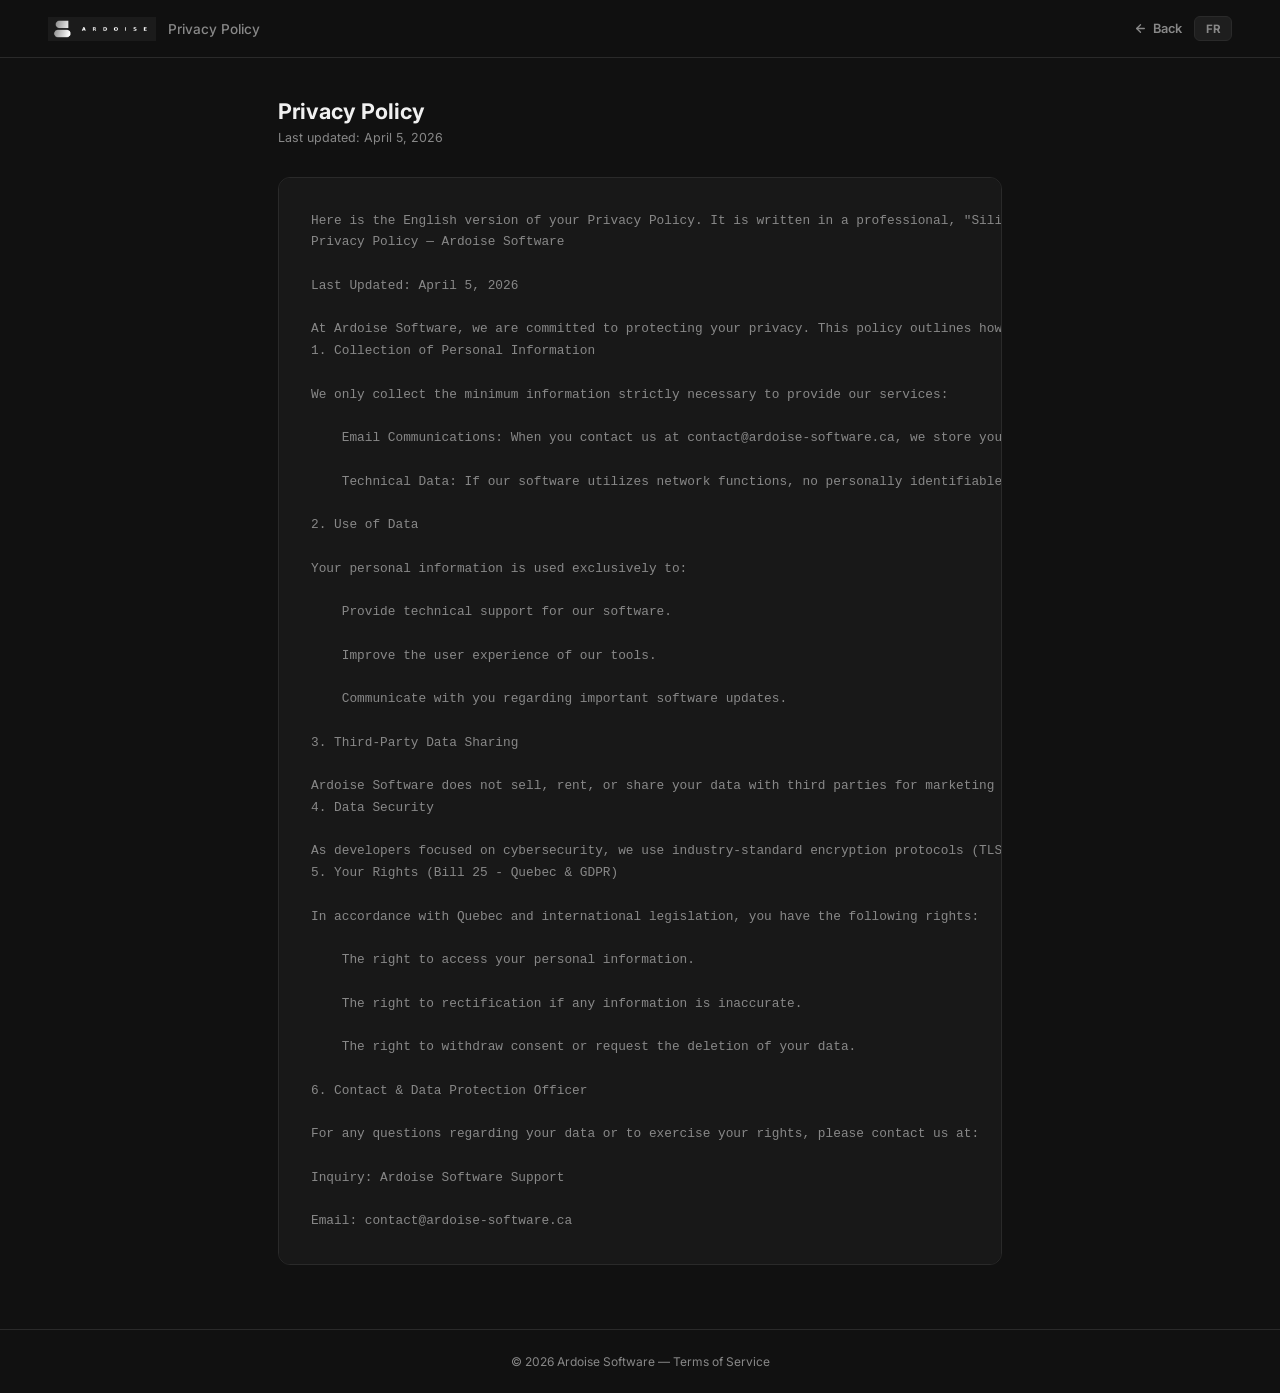
<file: privacy.html>
<!DOCTYPE html>
<html lang="fr">
<head>
  <meta charset="UTF-8">
  <meta name="viewport" content="width=device-width, initial-scale=1.0">
  <title>Politique de confidentialité — Ardoise</title>
  <meta name="robots" content="noindex">
  <link rel="preconnect" href="https://fonts.googleapis.com">
  <link rel="preconnect" href="https://fonts.gstatic.com" crossorigin>
  <link href="https://fonts.googleapis.com/css2?family=Inter:wght@400;500;600;700&display=swap" rel="stylesheet">
  <style>
    *, *::before, *::after { box-sizing: border-box; margin: 0; padding: 0; }
    :root {
      --bg: #111;
      --bg-card: #181818;
      --text: #f0f0f0;
      --text-muted: #888;
      --border: #2a2a2a;
      --r: 12px;
      --ease: .18s ease;
    }
    html { background: var(--bg); color: var(--text); font-family: 'Inter', system-ui, sans-serif; }
    body { min-height: 100vh; display: flex; flex-direction: column; }

    /* ─── TOP BAR ─── */
    .topbar {
      position: sticky; top: 0; z-index: 100;
      background: rgba(17,17,17,.92);
      backdrop-filter: blur(12px);
      border-bottom: 1px solid var(--border);
      padding: 0 clamp(1.25rem, 4vw, 3rem);
      height: 58px;
      display: flex; align-items: center; justify-content: space-between; gap: 1rem;
    }
    .topbar-logo { display: flex; align-items: center; gap: .75rem; text-decoration: none; color: var(--text); }
    .topbar-logo img { height: 24px; }
    .topbar-title { font-size: .85rem; font-weight: 500; color: var(--text-muted); }
    .topbar-right { display: flex; align-items: center; gap: .75rem; }
    .back-link {
      display: inline-flex; align-items: center; gap: .4rem;
      font-size: .8rem; font-weight: 600; color: var(--text-muted);
      text-decoration: none; transition: color var(--ease);
    }
    .back-link:hover { color: var(--text); }
    .lang-btn {
      background: rgba(255,255,255,.06); border: 1px solid var(--border);
      color: var(--text-muted); font-size: .72rem; font-weight: 700;
      padding: .28rem .65rem; border-radius: 6px; cursor: pointer;
      font-family: inherit; transition: all var(--ease);
    }
    .lang-btn:hover { background: rgba(255,255,255,.1); color: var(--text); }

    /* ─── CONTENT ─── */
    main {
      flex: 1;
      max-width: 820px; width: 100%;
      margin: 2.5rem auto 4rem;
      padding: 0 clamp(1.25rem, 4vw, 3rem);
    }
    .doc-title {
      font-size: 1.35rem; font-weight: 700; margin-bottom: .35rem;
    }
    .doc-meta { font-size: .78rem; color: var(--text-muted); margin-bottom: 2rem; }
    .doc-body {
      background: var(--bg-card);
      border: 1px solid var(--border);
      border-radius: var(--r);
      padding: 2rem;
      overflow: auto;
    }
    pre {
      white-space: pre;
      word-break: normal;
      font-family: 'Courier New', 'Consolas', monospace;
      font-size: .80rem;
      line-height: 1.7;
      color: var(--text-muted);
      min-width: max-content;
    }
    .loading { color: var(--text-muted); font-size: .85rem; padding: 2rem 0; }

    /* ─── FOOTER ─── */
    footer {
      border-top: 1px solid var(--border);
      padding: 1.5rem clamp(1.25rem, 4vw, 3rem);
      text-align: center;
      font-size: .75rem;
      color: var(--text-muted);
    }
    footer a { color: var(--text-muted); text-decoration: none; }
    footer a:hover { color: var(--text); }
  </style>
</head>
<body>

<div class="topbar">
  <a href="/" class="topbar-logo">
    <img src="icon/long-logo.png" alt="Ardoise">
    <span class="topbar-title" id="pageLabel">Politique de confidentialité</span>
  </a>
  <div class="topbar-right">
    <a href="/" class="back-link">
      <svg xmlns="http://www.w3.org/2000/svg" width="13" height="13" viewBox="0 0 24 24" fill="none" stroke="currentColor" stroke-width="2.5" stroke-linecap="round" stroke-linejoin="round"><line x1="19" y1="12" x2="5" y2="12"/><polyline points="12 19 5 12 12 5"/></svg>
      <span id="backLabel">Retour</span>
    </a>
    <button class="lang-btn" id="langBtn" onclick="toggleLang()">EN</button>
  </div>
</div>

<main>
  <div class="doc-title" id="docTitle">Politique de confidentialité</div>
  <div class="doc-meta" id="docMeta">Dernière mise à jour : 5 avril 2026</div>
  <div class="doc-body">
    <pre id="docContent"><span class="loading">Chargement…</span></pre>
  </div>
</main>

<footer>
  <p>© 2026 Ardoise Software — <a href="terms.html" id="termsLink">Conditions d'utilisation</a></p>
</footer>

<script>
  const FILES = {
    fr: 'legal-documents/pc-fr.txt',
    en: 'legal-documents/pc-en.txt',
  };
  const LABELS = {
    fr: {
      page: "Politique de confidentialité",
      title: "Politique de confidentialité",
      meta: "Dernière mise à jour : 5 avril 2026",
      back: "Retour",
      terms: "Conditions d'utilisation",
      loading: "Chargement…",
      error: "Impossible de charger le document.",
    },
    en: {
      page: "Privacy Policy",
      title: "Privacy Policy",
      meta: "Last updated: April 5, 2026",
      back: "Back",
      terms: "Terms of Service",
      loading: "Loading…",
      error: "Unable to load the document.",
    }
  };

  let currentLang = localStorage.getItem('ardoise-lang') || (navigator.language.startsWith('fr') ? 'fr' : 'en');

  function applyLang(lang) {
    currentLang = lang;
    localStorage.setItem('ardoise-lang', lang);
    const l = LABELS[lang];
    document.documentElement.lang = lang;
    document.title = l.title + ' — Ardoise';
    document.getElementById('pageLabel').textContent = l.page;
    document.getElementById('docTitle').textContent = l.title;
    document.getElementById('docMeta').textContent = l.meta;
    document.getElementById('backLabel').textContent = l.back;
    document.getElementById('termsLink').textContent = l.terms;
    document.getElementById('langBtn').textContent = lang === 'fr' ? 'EN' : 'FR';
    loadDoc(lang);
  }

  function toggleLang() {
    applyLang(currentLang === 'fr' ? 'en' : 'fr');
  }

  function loadDoc(lang) {
    const pre = document.getElementById('docContent');
    pre.innerHTML = '<span class="loading">' + LABELS[lang].loading + '</span>';
    fetch(FILES[lang])
      .then(r => { if (!r.ok) throw new Error(); return r.text(); })
      .then(text => { pre.textContent = text; })
      .catch(() => { pre.textContent = LABELS[lang].error; });
  }

  applyLang(currentLang);
</script>
</body>
</html>
</file>
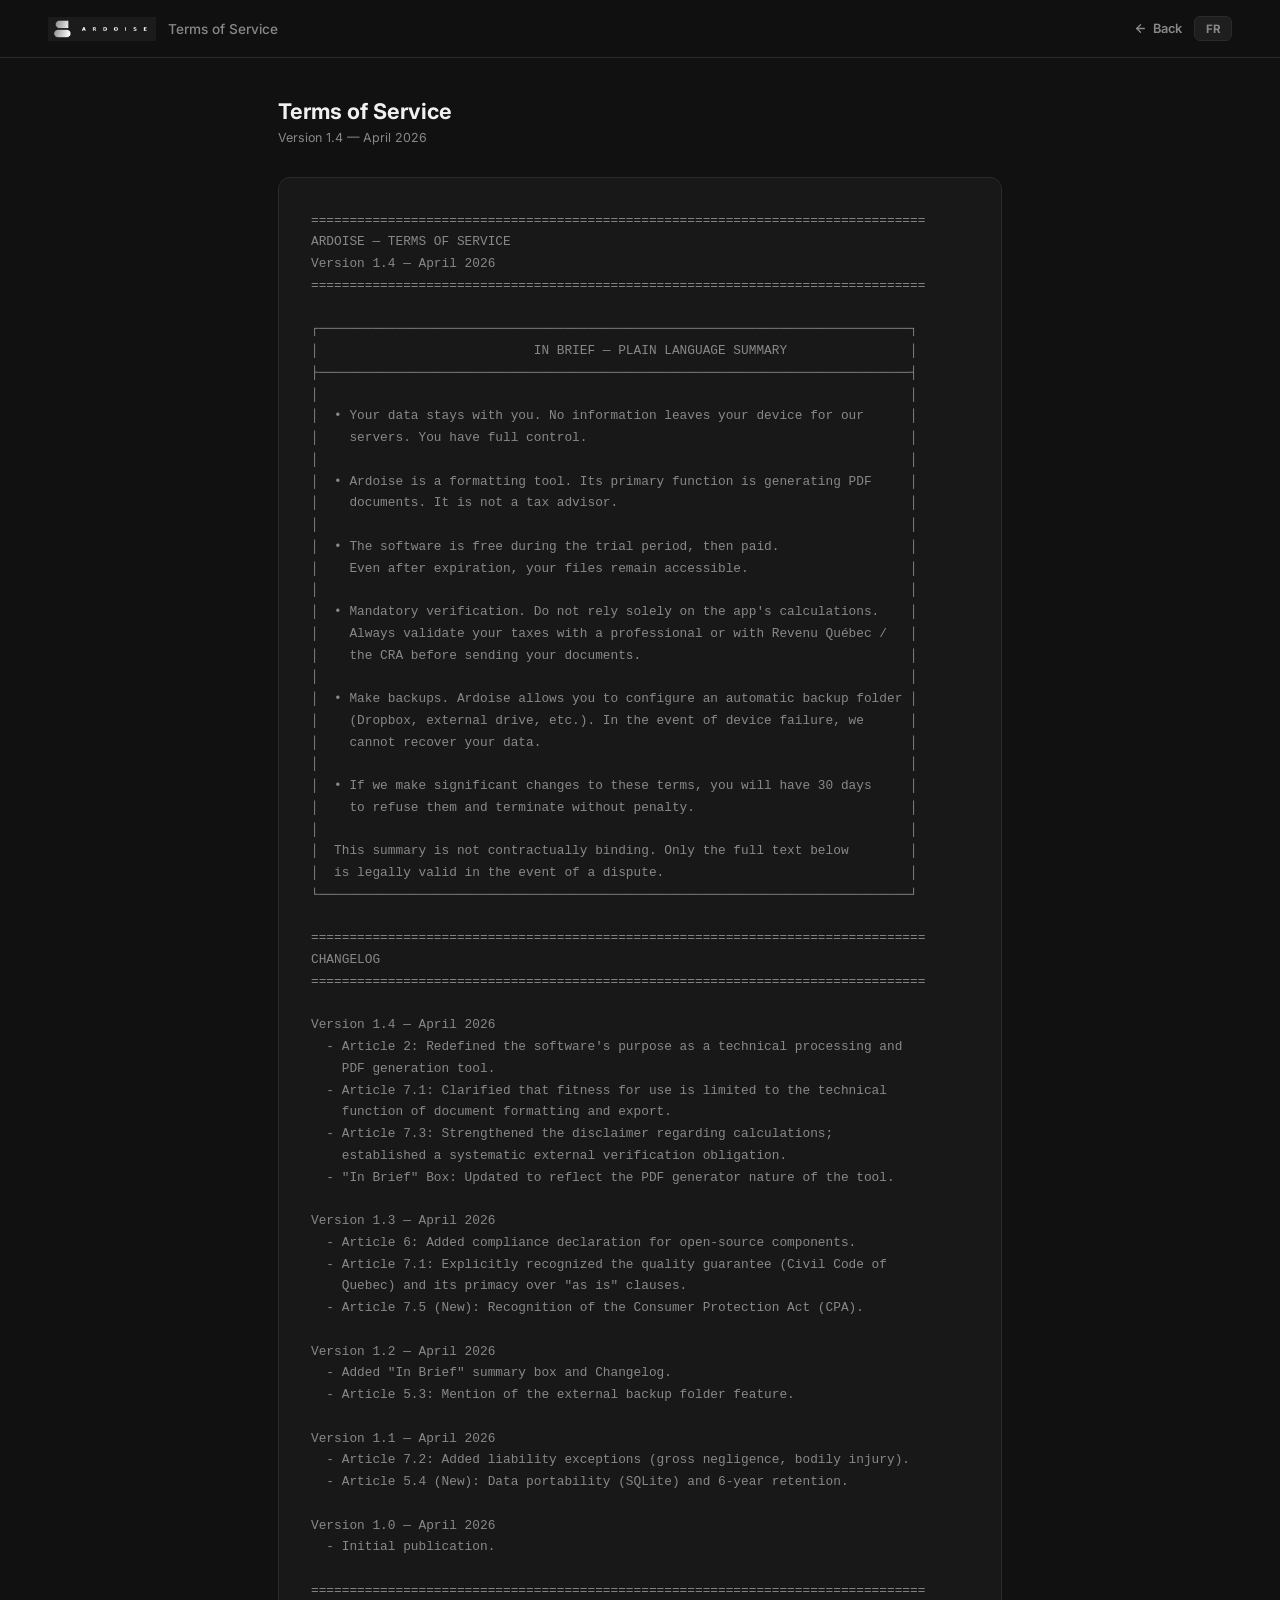
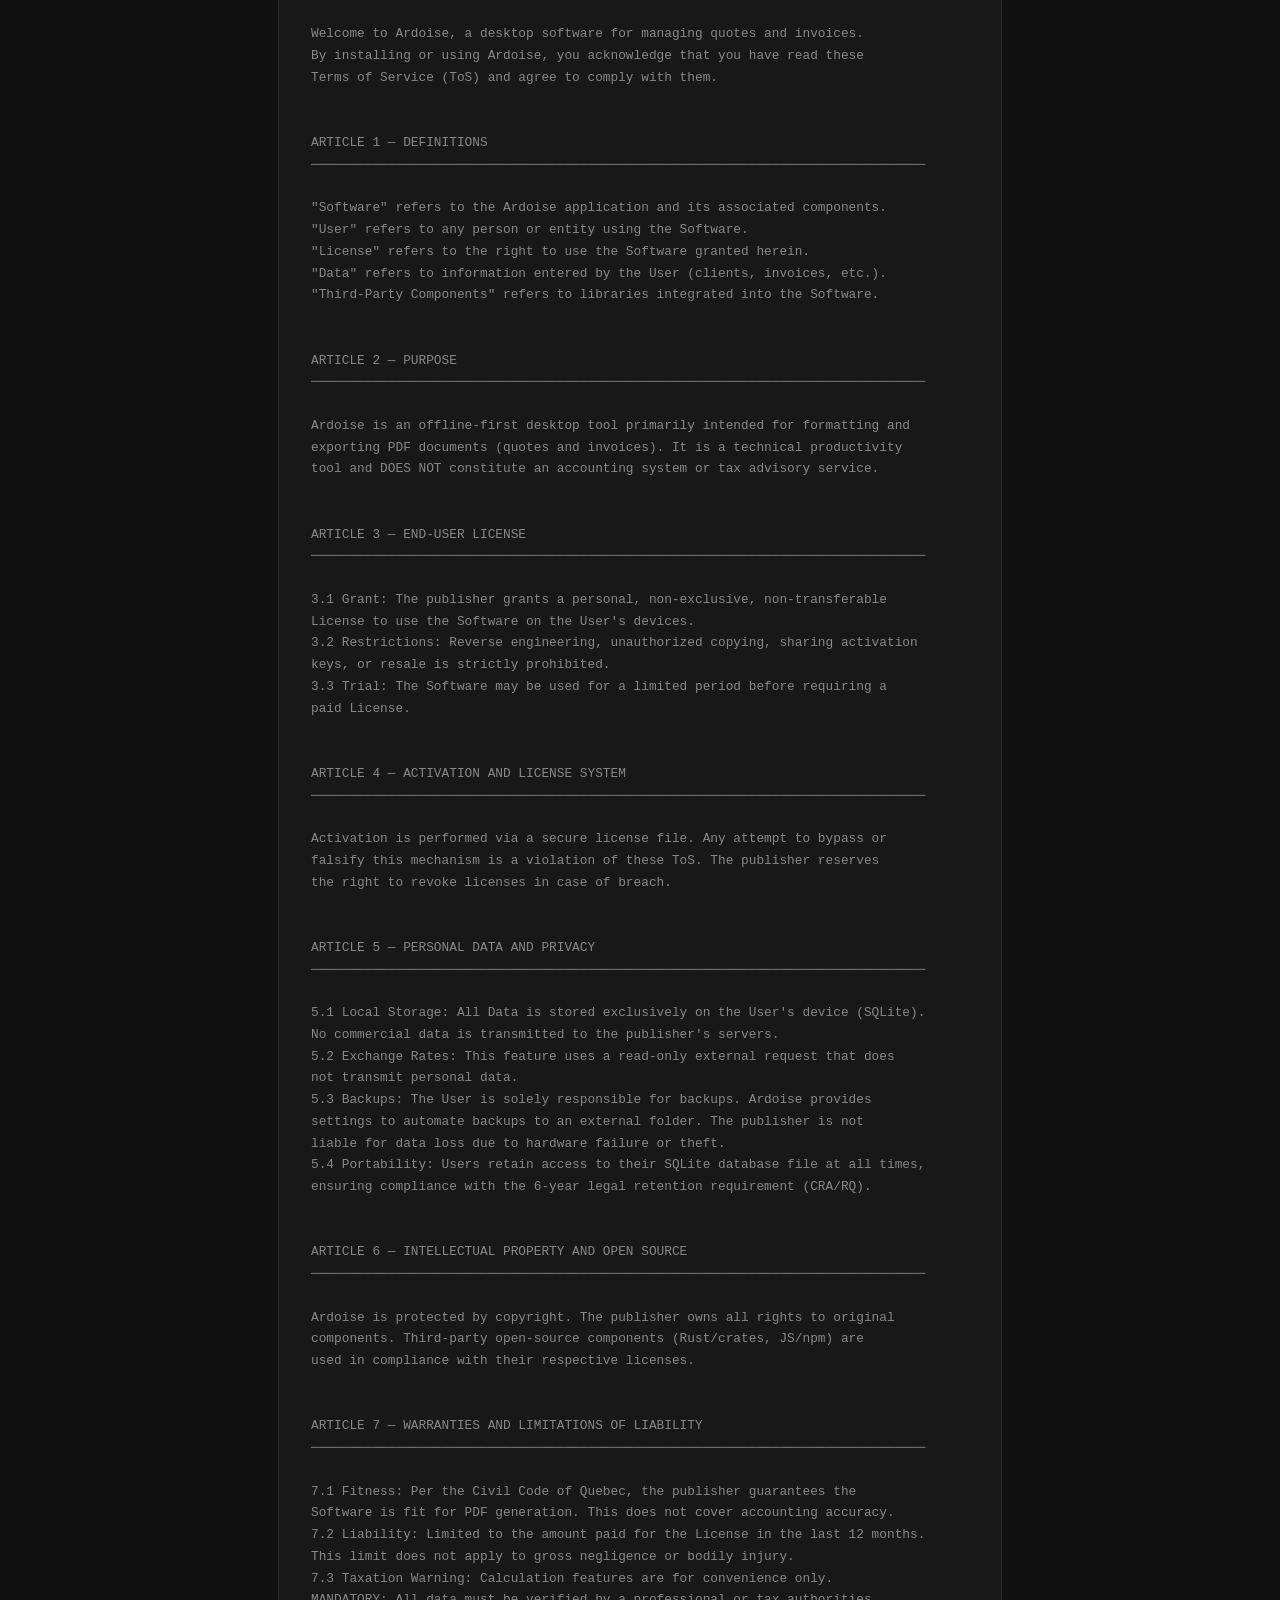
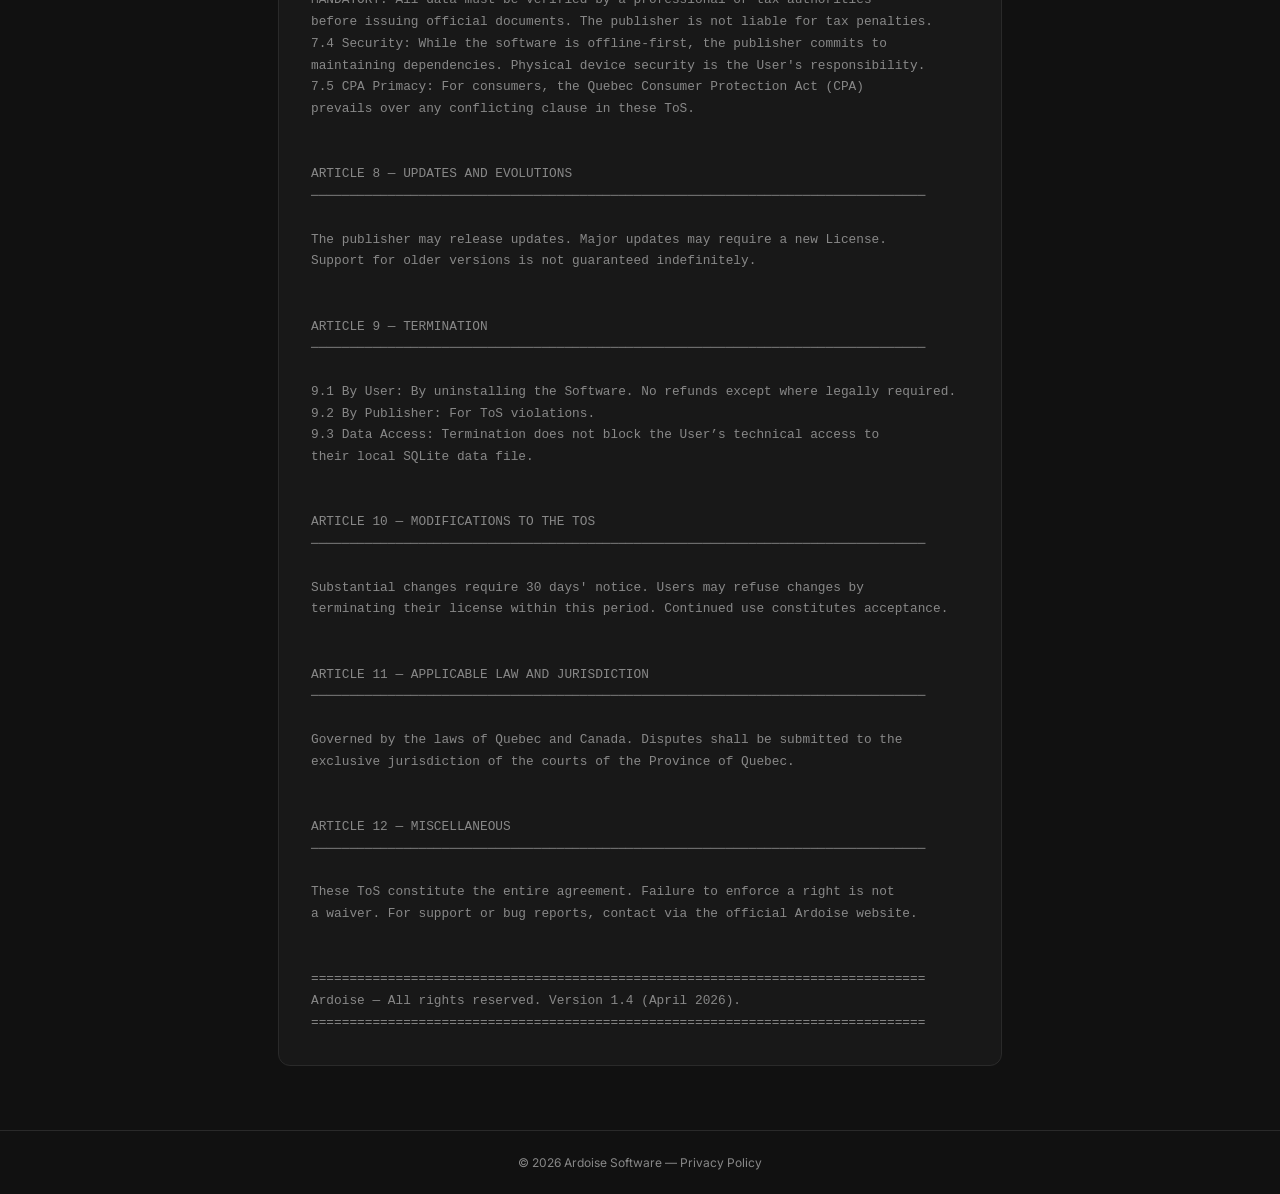
<file: terms.html>
<!DOCTYPE html>
<html lang="fr">
<head>
  <meta charset="UTF-8">
  <meta name="viewport" content="width=device-width, initial-scale=1.0">
  <title>Conditions d'utilisation — Ardoise</title>
  <meta name="robots" content="noindex">
  <link rel="preconnect" href="https://fonts.googleapis.com">
  <link rel="preconnect" href="https://fonts.gstatic.com" crossorigin>
  <link href="https://fonts.googleapis.com/css2?family=Inter:wght@400;500;600;700&display=swap" rel="stylesheet">
  <style>
    *, *::before, *::after { box-sizing: border-box; margin: 0; padding: 0; }
    :root {
      --bg: #111;
      --bg-card: #181818;
      --text: #f0f0f0;
      --text-muted: #888;
      --border: #2a2a2a;
      --r: 12px;
      --ease: .18s ease;
    }
    html { background: var(--bg); color: var(--text); font-family: 'Inter', system-ui, sans-serif; }
    body { min-height: 100vh; display: flex; flex-direction: column; }

    /* ─── TOP BAR ─── */
    .topbar {
      position: sticky; top: 0; z-index: 100;
      background: rgba(17,17,17,.92);
      backdrop-filter: blur(12px);
      border-bottom: 1px solid var(--border);
      padding: 0 clamp(1.25rem, 4vw, 3rem);
      height: 58px;
      display: flex; align-items: center; justify-content: space-between; gap: 1rem;
    }
    .topbar-logo { display: flex; align-items: center; gap: .75rem; text-decoration: none; color: var(--text); }
    .topbar-logo img { height: 24px; }
    .topbar-title { font-size: .85rem; font-weight: 500; color: var(--text-muted); }
    .topbar-right { display: flex; align-items: center; gap: .75rem; }
    .back-link {
      display: inline-flex; align-items: center; gap: .4rem;
      font-size: .8rem; font-weight: 600; color: var(--text-muted);
      text-decoration: none; transition: color var(--ease);
    }
    .back-link:hover { color: var(--text); }
    .lang-btn {
      background: rgba(255,255,255,.06); border: 1px solid var(--border);
      color: var(--text-muted); font-size: .72rem; font-weight: 700;
      padding: .28rem .65rem; border-radius: 6px; cursor: pointer;
      font-family: inherit; transition: all var(--ease);
    }
    .lang-btn:hover { background: rgba(255,255,255,.1); color: var(--text); }

    /* ─── CONTENT ─── */
    main {
      flex: 1;
      max-width: 820px; width: 100%;
      margin: 2.5rem auto 4rem;
      padding: 0 clamp(1.25rem, 4vw, 3rem);
    }
    .doc-title {
      font-size: 1.35rem; font-weight: 700; margin-bottom: .35rem;
    }
    .doc-meta { font-size: .78rem; color: var(--text-muted); margin-bottom: 2rem; }
    .doc-body {
      background: var(--bg-card);
      border: 1px solid var(--border);
      border-radius: var(--r);
      padding: 2rem;
      overflow: auto;
    }
    pre {
      white-space: pre;
      word-break: normal;
      font-family: 'Courier New', 'Consolas', monospace;
      font-size: .80rem;
      line-height: 1.7;
      color: var(--text-muted);
      min-width: max-content;
    }
    .loading { color: var(--text-muted); font-size: .85rem; padding: 2rem 0; }

    /* ─── FOOTER ─── */
    footer {
      border-top: 1px solid var(--border);
      padding: 1.5rem clamp(1.25rem, 4vw, 3rem);
      text-align: center;
      font-size: .75rem;
      color: var(--text-muted);
    }
    footer a { color: var(--text-muted); text-decoration: none; }
    footer a:hover { color: var(--text); }
  </style>
</head>
<body>

<div class="topbar">
  <a href="/" class="topbar-logo">
    <img src="icon/long-logo.png" alt="Ardoise">
    <span class="topbar-title" id="pageLabel">Conditions d'utilisation</span>
  </a>
  <div class="topbar-right">
    <a href="/" class="back-link">
      <svg xmlns="http://www.w3.org/2000/svg" width="13" height="13" viewBox="0 0 24 24" fill="none" stroke="currentColor" stroke-width="2.5" stroke-linecap="round" stroke-linejoin="round"><line x1="19" y1="12" x2="5" y2="12"/><polyline points="12 19 5 12 12 5"/></svg>
      <span id="backLabel">Retour</span>
    </a>
    <button class="lang-btn" id="langBtn" onclick="toggleLang()">EN</button>
  </div>
</div>

<main>
  <div class="doc-title" id="docTitle">Conditions d'utilisation</div>
  <div class="doc-meta" id="docMeta">Version 1.4 — Avril 2026</div>
  <div class="doc-body">
    <pre id="docContent"><span class="loading">Chargement…</span></pre>
  </div>
</main>

<footer>
  <p>© 2026 Ardoise Software — <a href="privacy.html" id="privacyLink">Politique de confidentialité</a></p>
</footer>

<script>
  const FILES = {
    fr: 'legal-documents/cgu-fr.txt',
    en: 'legal-documents/tos-en.txt',
  };
  const LABELS = {
    fr: {
      page: "Conditions d'utilisation",
      title: "Conditions d'utilisation",
      meta: "Version 1.4 — Avril 2026",
      back: "Retour",
      privacy: "Politique de confidentialité",
      loading: "Chargement…",
      error: "Impossible de charger le document.",
    },
    en: {
      page: "Terms of Service",
      title: "Terms of Service",
      meta: "Version 1.4 — April 2026",
      back: "Back",
      privacy: "Privacy Policy",
      loading: "Loading…",
      error: "Unable to load the document.",
    }
  };

  let currentLang = localStorage.getItem('ardoise-lang') || (navigator.language.startsWith('fr') ? 'fr' : 'en');

  function applyLang(lang) {
    currentLang = lang;
    localStorage.setItem('ardoise-lang', lang);
    const l = LABELS[lang];
    document.documentElement.lang = lang;
    document.title = l.title + ' — Ardoise';
    document.getElementById('pageLabel').textContent = l.page;
    document.getElementById('docTitle').textContent = l.title;
    document.getElementById('docMeta').textContent = l.meta;
    document.getElementById('backLabel').textContent = l.back;
    document.getElementById('privacyLink').textContent = l.privacy;
    document.getElementById('langBtn').textContent = lang === 'fr' ? 'EN' : 'FR';
    loadDoc(lang);
  }

  function toggleLang() {
    applyLang(currentLang === 'fr' ? 'en' : 'fr');
  }

  function loadDoc(lang) {
    const pre = document.getElementById('docContent');
    pre.innerHTML = '<span class="loading">' + LABELS[lang].loading + '</span>';
    fetch(FILES[lang])
      .then(r => { if (!r.ok) throw new Error(); return r.text(); })
      .then(text => { pre.textContent = text; })
      .catch(() => { pre.textContent = LABELS[lang].error; });
  }

  applyLang(currentLang);
</script>
</body>
</html>
</file>
<file: css/fonts/inter.css>
/* cyrillic-ext */
@font-face {
  font-family: 'Inter';
  font-style: normal;
  font-weight: 400;
  font-display: swap;
  src: url('v20_UcC73FwrK3iLTeHuS_nVMrMxCp50SjIa2JL7SUc.woff2') format('woff2');
  unicode-range: U+0460-052F, U+1C80-1C8A, U+20B4, U+2DE0-2DFF, U+A640-A69F, U+FE2E-FE2F;
}
/* cyrillic */
@font-face {
  font-family: 'Inter';
  font-style: normal;
  font-weight: 400;
  font-display: swap;
  src: url('v20_UcC73FwrK3iLTeHuS_nVMrMxCp50SjIa0ZL7SUc.woff2') format('woff2');
  unicode-range: U+0301, U+0400-045F, U+0490-0491, U+04B0-04B1, U+2116;
}
/* greek-ext */
@font-face {
  font-family: 'Inter';
  font-style: normal;
  font-weight: 400;
  font-display: swap;
  src: url('v20_UcC73FwrK3iLTeHuS_nVMrMxCp50SjIa2ZL7SUc.woff2') format('woff2');
  unicode-range: U+1F00-1FFF;
}
/* greek */
@font-face {
  font-family: 'Inter';
  font-style: normal;
  font-weight: 400;
  font-display: swap;
  src: url('v20_UcC73FwrK3iLTeHuS_nVMrMxCp50SjIa1pL7SUc.woff2') format('woff2');
  unicode-range: U+0370-0377, U+037A-037F, U+0384-038A, U+038C, U+038E-03A1, U+03A3-03FF;
}
/* vietnamese */
@font-face {
  font-family: 'Inter';
  font-style: normal;
  font-weight: 400;
  font-display: swap;
  src: url('v20_UcC73FwrK3iLTeHuS_nVMrMxCp50SjIa2pL7SUc.woff2') format('woff2');
  unicode-range: U+0102-0103, U+0110-0111, U+0128-0129, U+0168-0169, U+01A0-01A1, U+01AF-01B0, U+0300-0301, U+0303-0304, U+0308-0309, U+0323, U+0329, U+1EA0-1EF9, U+20AB;
}
/* latin-ext */
@font-face {
  font-family: 'Inter';
  font-style: normal;
  font-weight: 400;
  font-display: swap;
  src: url('v20_UcC73FwrK3iLTeHuS_nVMrMxCp50SjIa25L7SUc.woff2') format('woff2');
  unicode-range: U+0100-02BA, U+02BD-02C5, U+02C7-02CC, U+02CE-02D7, U+02DD-02FF, U+0304, U+0308, U+0329, U+1D00-1DBF, U+1E00-1E9F, U+1EF2-1EFF, U+2020, U+20A0-20AB, U+20AD-20C0, U+2113, U+2C60-2C7F, U+A720-A7FF;
}
/* latin */
@font-face {
  font-family: 'Inter';
  font-style: normal;
  font-weight: 400;
  font-display: swap;
  src: url('v20_UcC73FwrK3iLTeHuS_nVMrMxCp50SjIa1ZL7.woff2') format('woff2');
  unicode-range: U+0000-00FF, U+0131, U+0152-0153, U+02BB-02BC, U+02C6, U+02DA, U+02DC, U+0304, U+0308, U+0329, U+2000-206F, U+20AC, U+2122, U+2191, U+2193, U+2212, U+2215, U+FEFF, U+FFFD;
}
/* cyrillic-ext */
@font-face {
  font-family: 'Inter';
  font-style: normal;
  font-weight: 500;
  font-display: swap;
  src: url('v20_UcC73FwrK3iLTeHuS_nVMrMxCp50SjIa2JL7SUc.woff2') format('woff2');
  unicode-range: U+0460-052F, U+1C80-1C8A, U+20B4, U+2DE0-2DFF, U+A640-A69F, U+FE2E-FE2F;
}
/* cyrillic */
@font-face {
  font-family: 'Inter';
  font-style: normal;
  font-weight: 500;
  font-display: swap;
  src: url('v20_UcC73FwrK3iLTeHuS_nVMrMxCp50SjIa0ZL7SUc.woff2') format('woff2');
  unicode-range: U+0301, U+0400-045F, U+0490-0491, U+04B0-04B1, U+2116;
}
/* greek-ext */
@font-face {
  font-family: 'Inter';
  font-style: normal;
  font-weight: 500;
  font-display: swap;
  src: url('v20_UcC73FwrK3iLTeHuS_nVMrMxCp50SjIa2ZL7SUc.woff2') format('woff2');
  unicode-range: U+1F00-1FFF;
}
/* greek */
@font-face {
  font-family: 'Inter';
  font-style: normal;
  font-weight: 500;
  font-display: swap;
  src: url('v20_UcC73FwrK3iLTeHuS_nVMrMxCp50SjIa1pL7SUc.woff2') format('woff2');
  unicode-range: U+0370-0377, U+037A-037F, U+0384-038A, U+038C, U+038E-03A1, U+03A3-03FF;
}
/* vietnamese */
@font-face {
  font-family: 'Inter';
  font-style: normal;
  font-weight: 500;
  font-display: swap;
  src: url('v20_UcC73FwrK3iLTeHuS_nVMrMxCp50SjIa2pL7SUc.woff2') format('woff2');
  unicode-range: U+0102-0103, U+0110-0111, U+0128-0129, U+0168-0169, U+01A0-01A1, U+01AF-01B0, U+0300-0301, U+0303-0304, U+0308-0309, U+0323, U+0329, U+1EA0-1EF9, U+20AB;
}
/* latin-ext */
@font-face {
  font-family: 'Inter';
  font-style: normal;
  font-weight: 500;
  font-display: swap;
  src: url('v20_UcC73FwrK3iLTeHuS_nVMrMxCp50SjIa25L7SUc.woff2') format('woff2');
  unicode-range: U+0100-02BA, U+02BD-02C5, U+02C7-02CC, U+02CE-02D7, U+02DD-02FF, U+0304, U+0308, U+0329, U+1D00-1DBF, U+1E00-1E9F, U+1EF2-1EFF, U+2020, U+20A0-20AB, U+20AD-20C0, U+2113, U+2C60-2C7F, U+A720-A7FF;
}
/* latin */
@font-face {
  font-family: 'Inter';
  font-style: normal;
  font-weight: 500;
  font-display: swap;
  src: url('v20_UcC73FwrK3iLTeHuS_nVMrMxCp50SjIa1ZL7.woff2') format('woff2');
  unicode-range: U+0000-00FF, U+0131, U+0152-0153, U+02BB-02BC, U+02C6, U+02DA, U+02DC, U+0304, U+0308, U+0329, U+2000-206F, U+20AC, U+2122, U+2191, U+2193, U+2212, U+2215, U+FEFF, U+FFFD;
}
/* cyrillic-ext */
@font-face {
  font-family: 'Inter';
  font-style: normal;
  font-weight: 600;
  font-display: swap;
  src: url('v20_UcC73FwrK3iLTeHuS_nVMrMxCp50SjIa2JL7SUc.woff2') format('woff2');
  unicode-range: U+0460-052F, U+1C80-1C8A, U+20B4, U+2DE0-2DFF, U+A640-A69F, U+FE2E-FE2F;
}
/* cyrillic */
@font-face {
  font-family: 'Inter';
  font-style: normal;
  font-weight: 600;
  font-display: swap;
  src: url('v20_UcC73FwrK3iLTeHuS_nVMrMxCp50SjIa0ZL7SUc.woff2') format('woff2');
  unicode-range: U+0301, U+0400-045F, U+0490-0491, U+04B0-04B1, U+2116;
}
/* greek-ext */
@font-face {
  font-family: 'Inter';
  font-style: normal;
  font-weight: 600;
  font-display: swap;
  src: url('v20_UcC73FwrK3iLTeHuS_nVMrMxCp50SjIa2ZL7SUc.woff2') format('woff2');
  unicode-range: U+1F00-1FFF;
}
/* greek */
@font-face {
  font-family: 'Inter';
  font-style: normal;
  font-weight: 600;
  font-display: swap;
  src: url('v20_UcC73FwrK3iLTeHuS_nVMrMxCp50SjIa1pL7SUc.woff2') format('woff2');
  unicode-range: U+0370-0377, U+037A-037F, U+0384-038A, U+038C, U+038E-03A1, U+03A3-03FF;
}
/* vietnamese */
@font-face {
  font-family: 'Inter';
  font-style: normal;
  font-weight: 600;
  font-display: swap;
  src: url('v20_UcC73FwrK3iLTeHuS_nVMrMxCp50SjIa2pL7SUc.woff2') format('woff2');
  unicode-range: U+0102-0103, U+0110-0111, U+0128-0129, U+0168-0169, U+01A0-01A1, U+01AF-01B0, U+0300-0301, U+0303-0304, U+0308-0309, U+0323, U+0329, U+1EA0-1EF9, U+20AB;
}
/* latin-ext */
@font-face {
  font-family: 'Inter';
  font-style: normal;
  font-weight: 600;
  font-display: swap;
  src: url('v20_UcC73FwrK3iLTeHuS_nVMrMxCp50SjIa25L7SUc.woff2') format('woff2');
  unicode-range: U+0100-02BA, U+02BD-02C5, U+02C7-02CC, U+02CE-02D7, U+02DD-02FF, U+0304, U+0308, U+0329, U+1D00-1DBF, U+1E00-1E9F, U+1EF2-1EFF, U+2020, U+20A0-20AB, U+20AD-20C0, U+2113, U+2C60-2C7F, U+A720-A7FF;
}
/* latin */
@font-face {
  font-family: 'Inter';
  font-style: normal;
  font-weight: 600;
  font-display: swap;
  src: url('v20_UcC73FwrK3iLTeHuS_nVMrMxCp50SjIa1ZL7.woff2') format('woff2');
  unicode-range: U+0000-00FF, U+0131, U+0152-0153, U+02BB-02BC, U+02C6, U+02DA, U+02DC, U+0304, U+0308, U+0329, U+2000-206F, U+20AC, U+2122, U+2191, U+2193, U+2212, U+2215, U+FEFF, U+FFFD;
}
/* cyrillic-ext */
@font-face {
  font-family: 'Inter';
  font-style: normal;
  font-weight: 700;
  font-display: swap;
  src: url('v20_UcC73FwrK3iLTeHuS_nVMrMxCp50SjIa2JL7SUc.woff2') format('woff2');
  unicode-range: U+0460-052F, U+1C80-1C8A, U+20B4, U+2DE0-2DFF, U+A640-A69F, U+FE2E-FE2F;
}
/* cyrillic */
@font-face {
  font-family: 'Inter';
  font-style: normal;
  font-weight: 700;
  font-display: swap;
  src: url('v20_UcC73FwrK3iLTeHuS_nVMrMxCp50SjIa0ZL7SUc.woff2') format('woff2');
  unicode-range: U+0301, U+0400-045F, U+0490-0491, U+04B0-04B1, U+2116;
}
/* greek-ext */
@font-face {
  font-family: 'Inter';
  font-style: normal;
  font-weight: 700;
  font-display: swap;
  src: url('v20_UcC73FwrK3iLTeHuS_nVMrMxCp50SjIa2ZL7SUc.woff2') format('woff2');
  unicode-range: U+1F00-1FFF;
}
/* greek */
@font-face {
  font-family: 'Inter';
  font-style: normal;
  font-weight: 700;
  font-display: swap;
  src: url('v20_UcC73FwrK3iLTeHuS_nVMrMxCp50SjIa1pL7SUc.woff2') format('woff2');
  unicode-range: U+0370-0377, U+037A-037F, U+0384-038A, U+038C, U+038E-03A1, U+03A3-03FF;
}
/* vietnamese */
@font-face {
  font-family: 'Inter';
  font-style: normal;
  font-weight: 700;
  font-display: swap;
  src: url('v20_UcC73FwrK3iLTeHuS_nVMrMxCp50SjIa2pL7SUc.woff2') format('woff2');
  unicode-range: U+0102-0103, U+0110-0111, U+0128-0129, U+0168-0169, U+01A0-01A1, U+01AF-01B0, U+0300-0301, U+0303-0304, U+0308-0309, U+0323, U+0329, U+1EA0-1EF9, U+20AB;
}
/* latin-ext */
@font-face {
  font-family: 'Inter';
  font-style: normal;
  font-weight: 700;
  font-display: swap;
  src: url('v20_UcC73FwrK3iLTeHuS_nVMrMxCp50SjIa25L7SUc.woff2') format('woff2');
  unicode-range: U+0100-02BA, U+02BD-02C5, U+02C7-02CC, U+02CE-02D7, U+02DD-02FF, U+0304, U+0308, U+0329, U+1D00-1DBF, U+1E00-1E9F, U+1EF2-1EFF, U+2020, U+20A0-20AB, U+20AD-20C0, U+2113, U+2C60-2C7F, U+A720-A7FF;
}
/* latin */
@font-face {
  font-family: 'Inter';
  font-style: normal;
  font-weight: 700;
  font-display: swap;
  src: url('v20_UcC73FwrK3iLTeHuS_nVMrMxCp50SjIa1ZL7.woff2') format('woff2');
  unicode-range: U+0000-00FF, U+0131, U+0152-0153, U+02BB-02BC, U+02C6, U+02DA, U+02DC, U+0304, U+0308, U+0329, U+2000-206F, U+20AC, U+2122, U+2191, U+2193, U+2212, U+2215, U+FEFF, U+FFFD;
}
</file>
<file: css/app.css>
/* ────────────────────────────────────────────────────────────────────────────
   app.css — Global UI styles for Ardoise Web
   Matching the desktop app style exactly
   ─────────────────────────────────────────────────────────────────────────── */

/* ─── Reset & base ───────────────────────────────────────────────────────── */
*, *::before, *::after { box-sizing: border-box; margin: 0; padding: 0; }

:root {
  /* Colours — same as desktop style.css */
  --color-primary:        #1a56db;
  --color-primary-hover:  #1445b8;
  --color-primary-light:  #e8efff;
  --color-primary-text:   #1e3a8a;

  --color-bg:             #f4f5f7;
  --color-surface:        #ffffff;
  --color-surface-2:      #eceef2;
  --color-sidebar:        #ffffff;
  --color-bg-hover:       #e9eaee;
  --color-border:         #dde1ea;
  --color-border-strong:  #b8bfcc;

  --color-danger:  #dc2626;
  --color-success: #059669;
  --color-warning: #d97706;

  --color-text:       #0f1623;
  --color-text-muted: #5a6478;
  --color-text-faint: #8c93a4;

  /* Status colours */
  --color-brouillon-bg:     #f1f2f4;  --color-brouillon-text:  #5a6478;  --color-brouillon-border: #cdd1db;
  --color-envoye-bg:        #eff4ff;  --color-envoye-text:     #1d4ed8;  --color-envoye-border:    #c0d4ff;
  --color-accepte-bg:       #edfaf3;  --color-accepte-text:    #0f7343;  --color-accepte-border:   #a7dfc0;
  --color-refuse-bg:        #fff0f0;  --color-refuse-text:     #b91c1c;  --color-refuse-border:    #f5b8b8;
  --color-paye-bg:          #edfaf3;  --color-paye-text:       #0f7343;  --color-paye-border:      #a7dfc0;
  --color-en-retard-bg:     #fff7ed;  --color-en-retard-text:  #c2410c;  --color-en-retard-border: #fdd9b0;

  /* Typography */
  --font:      'Inter', -apple-system, BlinkMacSystemFont, 'Segoe UI', sans-serif;
  --font-mono: 'JetBrains Mono', 'Fira Code', monospace;

  /* Border radii — sharp, corporate */
  --radius-sm: 2px;
  --radius-md: 4px;
  --radius-lg: 6px;
  --radius-xl: 8px;

  /* Shadows */
  --shadow-sm:    0 1px 3px rgba(0,0,0,0.07), 0 1px 2px rgba(0,0,0,0.04);
  --shadow-md:    0 3px 10px rgba(0,0,0,0.09), 0 1px 3px rgba(0,0,0,0.05);
  --shadow-lg:    0 8px 28px rgba(0,0,0,0.12), 0 2px 6px rgba(0,0,0,0.06);
  --shadow-focus: 0 0 0 2px rgba(26,86,219,0.22);

  --sidebar-w: 220px;
}

:root.dark {
    --color-primary:        #5090e8;
    --color-primary-hover:  #6ba3ee;
    --color-primary-light:  #1a2840;
    --color-primary-text:   #aac4f0;
    --color-bg:             #242424;
    --color-surface:        #1b1b1b;
    --color-surface-2:      #2b2b2b;
    --color-sidebar:        #1b1b1b;
    --color-bg-hover:       #2e2e2e;
    --color-border:         #363636;
    --color-border-strong:  #484848;
    --color-text:           #e2e2e2;
    --color-text-muted:     #909090;
    --color-text-faint:     #5e5e5e;
    --color-danger:  #e07070;
    --color-success: #55b88a;
    --color-warning: #d4a843;
    --color-brouillon-bg: #2b2b2b; --color-brouillon-text: #909090; --color-brouillon-border: #484848;
    --color-envoye-bg:    #1a2840; --color-envoye-text:    #aac4f0; --color-envoye-border:    #2a3e60;
    --color-accepte-bg:   #162516; --color-accepte-text:   #55b88a; --color-accepte-border:   #234023;
    --color-refuse-bg:    #2d1616; --color-refuse-text:    #e07070; --color-refuse-border:    #4a2020;
    --color-paye-bg:      #162516; --color-paye-text:      #55b88a; --color-paye-border:      #234023;
    --color-en-retard-bg: #2a1e00; --color-en-retard-text: #d4a843; --color-en-retard-border: #453100;
    --shadow-sm: 0 1px 3px rgba(0,0,0,0.28);
    --shadow-md: 0 3px 12px rgba(0,0,0,0.36);
    --shadow-lg: 0 8px 32px rgba(0,0,0,0.46);
    --shadow-focus: 0 0 0 2px rgba(80,144,232,0.30);
}

@media (prefers-color-scheme: dark) {
  :root:not(.light):not(.dark) {
    --color-primary:        #5090e8;
    --color-primary-hover:  #6ba3ee;
    --color-primary-light:  #1a2840;
    --color-primary-text:   #aac4f0;
    --color-bg:             #242424;
    --color-surface:        #1b1b1b;
    --color-surface-2:      #2b2b2b;
    --color-sidebar:        #1b1b1b;
    --color-bg-hover:       #2e2e2e;
    --color-border:         #363636;
    --color-border-strong:  #484848;
    --color-text:           #e2e2e2;
    --color-text-muted:     #909090;
    --color-text-faint:     #5e5e5e;
    --color-danger:  #e07070;
    --color-success: #55b88a;
    --color-warning: #d4a843;
    --color-brouillon-bg: #2b2b2b; --color-brouillon-text: #909090; --color-brouillon-border: #484848;
    --color-envoye-bg:    #1a2840; --color-envoye-text:    #aac4f0; --color-envoye-border:    #2a3e60;
    --color-accepte-bg:   #162516; --color-accepte-text:   #55b88a; --color-accepte-border:   #234023;
    --color-refuse-bg:    #2d1616; --color-refuse-text:    #e07070; --color-refuse-border:    #4a2020;
    --color-paye-bg:      #162516; --color-paye-text:      #55b88a; --color-paye-border:      #234023;
    --color-en-retard-bg: #2a1e00; --color-en-retard-text: #d4a843; --color-en-retard-border: #453100;
    --shadow-sm: 0 1px 3px rgba(0,0,0,0.28);
    --shadow-md: 0 3px 12px rgba(0,0,0,0.36);
    --shadow-lg: 0 8px 32px rgba(0,0,0,0.46);
    --shadow-focus: 0 0 0 2px rgba(80,144,232,0.30);
  }
}

/* ─── Global ─────────────────────────────────────────────────────────────── */
html, body { height: 100vh; overflow: hidden; }
body {
  font-family: var(--font);
  font-size: 14px;
  line-height: 1.5;
  color: var(--color-text);
  background: var(--color-bg);
  -webkit-font-smoothing: antialiased;
}
a { color: inherit; text-decoration: none; }
button { font-family: inherit; cursor: pointer; }
input, select, textarea { font-family: inherit; }

/* Scrollbar */
::-webkit-scrollbar { width: 5px; }
::-webkit-scrollbar-track { background: transparent; }
::-webkit-scrollbar-thumb { background: var(--color-border-strong); border-radius: 2px; }
::-webkit-scrollbar-thumb:hover { background: var(--color-text-faint); }

/* ─── App layout: sidebar + main content ─────────────────────────────────── */
.app-layout {
  display: flex;
  height: 100vh;
  overflow: hidden;
}

/* ─── Left sidebar ───────────────────────────────────────────────────────── */
.sidebar {
  width: var(--sidebar-w);
  flex-shrink: 0;
  background: var(--color-sidebar);
  border-right: 1px solid var(--color-border);
  display: flex;
  flex-direction: column;
  overflow-y: auto;
}

.sidebar-logo {
  padding: 16px 20px;
  border-bottom: 1px solid var(--color-border);
  display: flex;
  align-items: center;
  gap: 10px;
  min-width: 0;
}
.sidebar-logo a {
  min-width: 0;
  overflow: hidden;
}
.sidebar-logo-text {
  font-size: 16px;
  font-weight: 700;
  color: var(--color-text);
  letter-spacing: -.01em;
}

.sidebar-section {
  padding: 16px 16px 5px;
  font-size: 10px;
  font-weight: 700;
  color: var(--color-text-faint);
  letter-spacing: .10em;
  text-transform: uppercase;
}

.sidebar-link {
  display: flex;
  align-items: center;
  gap: 9px;
  padding: 8px 16px;
  font-size: 13px;
  font-weight: 450;
  color: var(--color-text-muted);
  cursor: pointer;
  transition: all 0.1s ease;
  text-decoration: none;
  border: none;
  background: transparent;
  width: 100%;
  text-align: left;
  border-left: 2px solid transparent;
}
.sidebar-link:hover {
  background: var(--color-surface-2);
  color: var(--color-text);
  border-left-color: var(--color-border-strong);
}
.sidebar-link.active {
  background: var(--color-primary-light);
  color: var(--color-primary-text);
  font-weight: 600;
  border-left-color: var(--color-primary);
}
.sidebar-link svg { width: 15px; height: 15px; flex-shrink: 0; }

.sidebar-disclaimer {
  display: flex;
  
  align-items: center;
  gap: 7px;
  width: calc(100% - 20px);
  margin: 0 10px 4px;
  padding: 8px 10px;
  border-radius: var(--radius-md);
  background: none;
  border: 1px solid var(--color-border);
  font-size: 10px;
  line-height: 1.5;
  color: var(--color-text-muted);
  overflow: hidden;
  cursor: pointer;
  text-align: left;
  font-family: inherit;
  transition: background .15s;
  margin-top: 10px;
}
.sidebar-disclaimer:hover { background: var(--color-surface-3, var(--color-border)); }
.sidebar-disclaimer svg {
  flex-shrink: 0;
  opacity: .55;
}
.sidebar-disclaimer strong {
  font-size: 9px;
  font-weight: 700;
  letter-spacing: .06em;
  text-transform: uppercase;
  color: var(--color-text-faint);
  line-height: 1.2;
}

/* Disclaimer popup */
.disclaimer-popup-overlay {
  position: fixed;
  inset: 0;
  z-index: 600;
  background: rgba(0,0,0,.4);
  display: flex;
  align-items: center;
  justify-content: center;
  padding: 16px;
}
.disclaimer-popup {
  background: var(--color-surface);
  border: 1px solid var(--color-border);
  border-radius: var(--radius-lg);
  box-shadow: var(--shadow-lg);
  width: min(360px, 100%);
  padding: 18px 20px 20px;
  font-size: 13px;
  line-height: 1.6;
  color: var(--color-text-muted);
}
.disclaimer-popup-header {
  display: flex;
  align-items: center;
  gap: 8px;
  margin-bottom: 10px;
}
.disclaimer-popup-header strong {
  font-size: 11px;
  font-weight: 700;
  letter-spacing: .06em;
  text-transform: uppercase;
  color: var(--color-text);
  flex: 1;
}
.disclaimer-popup-close {
  background: none;
  border: none;
  color: var(--color-text-muted);
  cursor: pointer;
  font-size: 14px;
  padding: 2px 4px;
  border-radius: var(--radius-sm);
  line-height: 1;
}
.disclaimer-popup-close:hover { background: var(--color-surface-2); }
.disclaimer-popup p { margin: 0; }

/* ─── COOKIE CONSENT ─────────────────────────────────── */
.cookie-banner {
  position: fixed;
  bottom: 0;
  left: 0;
  right: 0;
  z-index: 700;
  background: var(--color-surface);
  border-top: 1px solid var(--color-border);
  box-shadow: 0 -4px 24px rgba(0,0,0,.12);
  padding: 14px 20px;
}
.cookie-banner-inner {
  max-width: 1100px;
  margin: 0 auto;
  display: flex;
  align-items: center;
  gap: 16px;
  flex-wrap: wrap;
}
.cookie-banner-text {
  flex: 1;
  min-width: 0;
}
.cookie-banner-text strong {
  display: block;
  font-size: 12px;
  font-weight: 700;
  text-transform: uppercase;
  letter-spacing: .06em;
  color: var(--color-text);
  margin-bottom: 3px;
}
.cookie-banner-text p {
  margin: 0;
  font-size: 12px;
  color: var(--color-text-muted);
  line-height: 1.5;
}
.cookie-banner-actions {
  display: flex;
  gap: 8px;
  flex-shrink: 0;
  flex-wrap: wrap;
}
.cookie-modal-overlay {
  position: fixed;
  inset: 0;
  z-index: 800;
  background: rgba(0,0,0,.45);
  display: flex;
  align-items: center;
  justify-content: center;
  padding: 16px;
}
.cookie-modal {
  background: var(--color-surface);
  border: 1px solid var(--color-border);
  border-radius: var(--radius-lg);
  box-shadow: var(--shadow-lg);
  width: min(440px, 100%);
  padding: 20px 22px 22px;
}
.cookie-modal-header {
  display: flex;
  align-items: center;
  margin-bottom: 18px;
}
.cookie-modal-header strong {
  flex: 1;
  font-size: 11px;
  font-weight: 700;
  letter-spacing: .06em;
  text-transform: uppercase;
  color: var(--color-text);
}
.cookie-row {
  display: flex;
  align-items: flex-start;
  gap: 14px;
  padding: 12px 0;
  border-top: 1px solid var(--color-border);
}
.cookie-row-info {
  flex: 1;
  min-width: 0;
  display: flex;
  flex-direction: column;
  gap: 3px;
}
.cookie-row-title {
  font-size: 12px;
  font-weight: 600;
  color: var(--color-text);
}
.cookie-row-desc {
  font-size: 11px;
  color: var(--color-text-muted);
  line-height: 1.5;
}
.cookie-toggle {
  flex-shrink: 0;
  cursor: pointer;
  padding-top: 1px;
}
.cookie-toggle--locked { cursor: default; opacity: .7; }
.toggle-track {
  width: 36px;
  height: 20px;
  border-radius: 999px;
  background: var(--color-border-strong);
  position: relative;
  transition: background .2s;
}
.toggle-track--on { background: var(--color-primary); }
.toggle-thumb {
  position: absolute;
  top: 3px;
  left: 3px;
  width: 14px;
  height: 14px;
  border-radius: 50%;
  background: #fff;
  box-shadow: 0 1px 3px rgba(0,0,0,.25);
  transition: left .2s;
}
.toggle-track--on .toggle-thumb { left: 19px; }
.cookie-modal-save {
  margin-top: 18px;
  width: 100%;
  justify-content: center;
}
@media (max-width: 600px) {
  .cookie-banner-inner { flex-direction: column; align-items: flex-start; gap: 10px; }
  .cookie-banner-actions { width: 100%; justify-content: flex-end; }
}

.sidebar-version {
  padding: 8px 16px 14px;
  font-size: 10px;
  font-weight: 600;
  color: var(--color-text-faint);
  letter-spacing: .06em;
  text-align: center;
  border-top: none;
}

/* Rail toggle button — only shown in tablet icon-rail mode */
.sidebar-rail-toggle {
  display: none;                /* hidden by default; shown via @media md */
  align-items: center;
  justify-content: center;
  margin-left: auto;
  flex-shrink: 0;
  width: 32px; height: 32px;
  border-radius: var(--radius-md);
  background: transparent;
  border: 1px solid transparent;
  color: var(--color-text-faint);
  cursor: pointer;
  transition: all .15s;
}
.sidebar-rail-toggle svg { width: 18px; height: 18px; }
.sidebar-rail-toggle:hover { background: var(--color-surface-2); border-color: var(--color-border); color: var(--color-text); }

.sidebar-lang {
  margin-top: auto;
  display: flex;
  align-items: center;
  justify-content: center;
  gap: 4px;
  padding: 10px 16px 6px;
  border-top: 1px solid var(--color-border);
}
.sidebar-lang-btn {
  background: transparent;
  border: 1px solid transparent;
  border-radius: var(--radius-sm);
  font-size: 11px;
  font-weight: 700;
  letter-spacing: .06em;
  color: var(--color-text-faint);
  cursor: pointer;
  padding: 2px 7px;
  transition: all .15s;
}
.sidebar-lang-btn:hover { color: var(--color-text); border-color: var(--color-border); }
.sidebar-lang-btn.active { color: var(--color-primary-text); background: var(--color-primary-light); border-color: var(--color-primary); }
.sidebar-lang-sep { font-size: 11px; color: var(--color-text-faint); }

.sidebar-theme {
  display: flex;
  align-items: center;
  justify-content: center;
  gap: 2px;
  padding: 4px 16px 8px;
}
.sidebar-theme-btn {
  background: transparent;
  border: 1px solid transparent;
  border-radius: var(--radius-sm);
  color: var(--color-text-faint);
  cursor: pointer;
  padding: 4px 6px;
  display: flex;
  align-items: center;
  justify-content: center;
  transition: all .15s;
  line-height: 1;
}
.sidebar-theme-btn:hover { color: var(--color-text); border-color: var(--color-border); background: var(--color-surface-2); }
.sidebar-theme-btn.active { color: var(--color-primary-text); background: var(--color-primary-light); border-color: var(--color-primary); }

/* ─── Main content ───────────────────────────────────────────────────────── */
.main-content {
  flex: 1;
  overflow-y: auto;
  display: flex;
  flex-direction: column;
  min-width: 0;
}

/* ─── Page header ────────────────────────────────────────────────────────── */
.page-header {
  display: flex;
  align-items: center;
  justify-content: space-between;
  padding: 22px 28px 0;
  margin-bottom: 20px;
  flex-wrap: wrap;
  gap: 8px;
}
.page-title {
  font-size: 17px;
  font-weight: 700;
  color: var(--color-text);
  letter-spacing: -0.015em;
}
.header-actions {
  display: flex;
  align-items: center;
  gap: 8px;
}
.page-body {
  padding: 0 28px 28px;
  flex: 1;
}

/* ─── Buttons ────────────────────────────────────────────────────────────── */
.btn {
  display: inline-flex;
  align-items: center;
  gap: 6px;
  padding: 7px 14px;
  border-radius: var(--radius-md);
  font-size: 13px;
  font-weight: 600;
  cursor: pointer;
  transition: all 0.1s ease;
  border: 1px solid transparent;
  line-height: 1;
  white-space: nowrap;
  font-family: var(--font);
  letter-spacing: .01em;
}
.btn:disabled { opacity: .45; cursor: default; }
.btn svg { width: 14px; height: 14px; flex-shrink: 0; }

.btn-primary   { background: var(--color-primary); color: #fff; }
.btn-primary:hover:not(:disabled)  { background: var(--color-primary-hover); }

.btn-secondary { background: var(--color-surface); color: var(--color-text); border-color: var(--color-border-strong); }
.btn-secondary:hover:not(:disabled){ background: var(--color-surface-2); }

/* btn-outline = btn-secondary in web */
.btn-outline { background: var(--color-surface); color: var(--color-text); border-color: var(--color-border-strong); }
.btn-outline:hover:not(:disabled)  { background: var(--color-surface-2); }

.btn-ghost { background: transparent; color: var(--color-text-muted); border-color: transparent; }
.btn-ghost:hover:not(:disabled) { background: var(--color-surface-2); color: var(--color-text); }

.btn-danger { background: #fff0f0; color: #b91c1c; border-color: #f5b8b8; }
.btn-danger:hover:not(:disabled) { background: #ffe0e0; }

.btn-sm { padding: 4px 10px; font-size: 12px; }
.btn-sm svg { width: 12px; height: 12px; }
.btn-lg { padding: 9px 20px; font-size: 14px; }

.btn-icon {
  padding: 6px; border-radius: var(--radius-md);
  background: none; border: 1px solid transparent;
  cursor: pointer; color: var(--color-text-muted);
  transition: all 0.1s;
}
.btn-icon:hover { background: var(--color-surface-2); color: var(--color-text); border-color: var(--color-border); }
.btn-icon.danger:hover { color: var(--color-danger); background: #fff0f0; }

.btn-group { display: flex; align-items: center; gap: 6px; }

/* ─── Form controls ──────────────────────────────────────────────────────── */
.form-group { display: flex; flex-direction: column; gap: 5px; margin-bottom: 0; }
label { font-size: 12px; font-weight: 600; color: var(--color-text-muted); letter-spacing: .01em; }

input:not([type=range]):not([type=color]):not([type=checkbox]),
select,
textarea {
  padding: 8px 11px;
  border: 1px solid var(--color-border-strong);
  border-radius: var(--radius-md);
  font-size: 13px;
  font-family: var(--font);
  color: var(--color-text);
  background: var(--color-surface);
  transition: border-color 0.1s, box-shadow 0.1s;
  width: 100%;
}
select {
  appearance: none;
  background-image: url("data:image/svg+xml,%3Csvg xmlns='http://www.w3.org/2000/svg' width='12' height='12' viewBox='0 0 24 24' fill='none' stroke='%236b7280' stroke-width='2' stroke-linecap='round' stroke-linejoin='round'%3E%3Cpath d='m6 9 6 6 6-6'/%3E%3C/svg%3E");
  background-repeat: no-repeat;
  background-position: right 10px center;
  padding-right: 30px;
  cursor: pointer;
}
select option { background: var(--color-surface); color: var(--color-text); }
input:focus, select:focus, textarea:focus {
  outline: none;
  border-color: var(--color-primary);
  box-shadow: var(--shadow-focus);
}
textarea { resize: vertical; min-height: 80px; }

/* form-control alias for inputs within cards */
.form-control {
  padding: 8px 11px;
  border: 1px solid var(--color-border-strong);
  border-radius: var(--radius-md);
  font-size: 13px;
  font-family: var(--font);
  color: var(--color-text);
  background: var(--color-surface);
  transition: border-color 0.1s, box-shadow 0.1s;
  width: 100%;
}
.form-control:focus { outline: none; border-color: var(--color-primary); box-shadow: var(--shadow-focus); }
.form-control::placeholder { color: var(--color-text-faint); }
select.form-control { appearance: none; background-image: url("data:image/svg+xml,%3Csvg xmlns='http://www.w3.org/2000/svg' width='12' height='12' viewBox='0 0 24 24' fill='none' stroke='%236b7280' stroke-width='2' stroke-linecap='round' stroke-linejoin='round'%3E%3Cpath d='m6 9 6 6 6-6'/%3E%3C/svg%3E"); background-repeat: no-repeat; background-position: right 10px center; padding-right: 30px; }
textarea.form-control { resize: vertical; min-height: 70px; }
.form-control--sm { padding: 5px 8px; font-size: 12px; }

/* grid helpers */
.form-grid-2    { display: grid; grid-template-columns: 1fr 1fr; gap: 12px; }
.form-group--full { grid-column: 1 / -1; }

/* ─── Card ────────────────────────────────────────────────────────────────── */
.card {
  background: var(--color-surface);
  border: 1px solid var(--color-border);
  border-radius: var(--radius-md);
  padding: 20px;
  box-shadow: var(--shadow-sm);
}
.card-title {
  font-size: 13px; font-weight: 700; color: var(--color-text);
  text-transform: uppercase; letter-spacing: .04em;
  margin-bottom: 16px; color: var(--color-text-muted);
}
.card-title-row { display: flex; align-items: center; justify-content: space-between; margin-bottom: 14px; }
.card-title-row .card-title { margin-bottom: 0; }
.settings-card { }

/* ─── Table (shared) ─────────────────────────────────────────────────────── */
.table-wrap { overflow-x: auto; }
table { width: 100%; border-collapse: collapse; font-size: 13px; }
thead th {
  padding: 9px 12px;
  text-align: left;
  font-size: 11px; font-weight: 700;
  color: var(--color-text-faint);
  letter-spacing: .07em;
  text-transform: uppercase;
  border-bottom: 2px solid var(--color-border);
  background: var(--color-surface-2);
  white-space: nowrap;
}
tbody tr { border-bottom: 1px solid var(--color-border); transition: background 0.1s; }
tbody tr:hover { background: var(--color-surface-2); }
tbody tr:last-child { border-bottom: none; }
td { padding: 11px 12px; color: var(--color-text); vertical-align: middle; }

/* ─── Documents list (table style like desktop) ──────────────────────────── */
.docs-table-wrap { overflow-x: auto; border-radius: var(--radius-md); border: 1px solid var(--color-border); }
.docs-table { width: 100%; border-collapse: collapse; font-size: 13px; }
.docs-table thead th {
  padding: 9px 12px;
  text-align: left;
  font-size: 11px; font-weight: 700;
  color: var(--color-text-faint);
  letter-spacing: .07em;
  text-transform: uppercase;
  border-bottom: 2px solid var(--color-border);
  background: var(--color-surface-2);
  white-space: nowrap;
}
.docs-table tbody tr { border-bottom: 1px solid var(--color-border); cursor: pointer; transition: background 0.1s; }
.docs-table tbody tr:hover { background: var(--color-surface-2); }
.docs-table tbody tr:last-child { border-bottom: none; }
.docs-table td { padding: 11px 12px; color: var(--color-text); vertical-align: middle; }
.docs-table .col-mono { font-family: var(--font-mono); font-weight: 600; }
.docs-table .col-amount { text-align: right; font-family: var(--font-mono); white-space: nowrap; }
.docs-table .col-actions { width: 90px; text-align: right; }
.docs-table .actions-cell { display: flex; gap: 2px; justify-content: flex-end; }

/* Toolbar (filter bar above table) */
.toolbar {
  display: flex; gap: 12px; margin-bottom: 12px;
  flex-wrap: wrap; align-items: center;
}
.search-box {
  display: flex; align-items: center; gap: 8px;
  background: var(--color-surface);
  border: 1px solid var(--color-border);
  border-radius: var(--radius-xl);
  padding: 6px 12px; min-width: 220px;
}
.search-box input {
  border: none; outline: none;
  background: transparent; font-size: 13px;
  width: 100%; color: var(--color-text);
  padding: 0;
}
.filter-group { display: flex; gap: 8px; align-items: center; flex-wrap: wrap; }
.filter-select {
  padding: 6px 28px 6px 10px; font-size: 12px;
  border: 1px solid var(--color-border); border-radius: var(--radius-md);
  background: var(--color-surface); color: var(--color-text);
  cursor: pointer;
  appearance: none;
  background-image: url("data:image/svg+xml,%3Csvg xmlns='http://www.w3.org/2000/svg' width='12' height='12' viewBox='0 0 24 24' fill='none' stroke='%236b7280' stroke-width='2' stroke-linecap='round' stroke-linejoin='round'%3E%3Cpath d='m6 9 6 6 6-6'/%3E%3C/svg%3E");
  background-repeat: no-repeat; background-position: right 8px center;
  width: auto;
}

.stats-bar { display: flex; gap: 12px; margin-bottom: 12px; }
.stat-chip {
  font-size: 12px; font-weight: 600;
  color: var(--color-text-muted);
  background: var(--color-surface);
  border: 1px solid var(--color-border);
  border-radius: var(--radius-md);
  padding: 4px 10px;
}

/* ─── Status badges ──────────────────────────────────────────────────────── */
.badge {
  display: inline-flex; align-items: center; gap: 4px;
  padding: 2px 8px; border-radius: var(--radius-sm);
  font-size: 11px; font-weight: 600; border: 1px solid;
  white-space: nowrap;
}
.badge-brouillon { background: var(--color-brouillon-bg); color: var(--color-brouillon-text); border-color: var(--color-brouillon-border); }
.badge-envoye    { background: var(--color-envoye-bg);    color: var(--color-envoye-text);    border-color: var(--color-envoye-border); }
.badge-accepte   { background: var(--color-accepte-bg);   color: var(--color-accepte-text);   border-color: var(--color-accepte-border); }
.badge-refuse    { background: var(--color-refuse-bg);    color: var(--color-refuse-text);    border-color: var(--color-refuse-border); }
.badge-paye, .badge-payee, .badge-paid { background: var(--color-paye-bg); color: var(--color-paye-text); border-color: var(--color-paye-border); }
.badge-non-payee, .badge-unpaid { background: var(--color-en-retard-bg); color: var(--color-en-retard-text); border-color: var(--color-en-retard-border); }
.badge-en-retard, .badge-overdue { background: var(--color-en-retard-bg); color: var(--color-en-retard-text); border-color: var(--color-en-retard-border); }
.badge-draft    { background: var(--color-brouillon-bg); color: var(--color-brouillon-text); border-color: var(--color-brouillon-border); }
.badge-sent     { background: var(--color-envoye-bg);    color: var(--color-envoye-text);    border-color: var(--color-envoye-border); }
.badge-accepted { background: var(--color-accepte-bg);   color: var(--color-accepte-text);   border-color: var(--color-accepte-border); }
.badge-rejected { background: var(--color-refuse-bg);    color: var(--color-refuse-text);    border-color: var(--color-refuse-border); }
.badge-type-devis   { background: #eff4ff; color: #1d4ed8; border-color: #c0d4ff; font-size: 10px; font-weight: 700; padding: 2px 7px; border-radius: var(--radius-sm); display: inline-block; }
.badge-type-facture { background: #f5f3ff; color: #6d28d9; border-color: #ddd6fe; font-size: 10px; font-weight: 700; padding: 2px 7px; border-radius: var(--radius-sm); display: inline-block; }

/* ─── Section header (used in docs section) ──────────────────────────────── */
.section-header {
  display: flex; align-items: center; justify-content: space-between;
  margin-bottom: 16px; flex-wrap: wrap; gap: 8px;
}
.section-header h1 {
  font-size: 17px; font-weight: 700; color: var(--color-text); letter-spacing: -.015em;
}

/* ─── Filter tabs (pill style like desktop filter chips) ─────────────────── */
.filter-tabs { display: flex; gap: 0; margin-bottom: 14px; border-bottom: 2px solid var(--color-border); }
.filter-tab {
  padding: 7px 16px; font-size: 13px; font-weight: 500;
  color: var(--color-text-muted); background: transparent;
  border: none; border-bottom: 2px solid transparent;
  margin-bottom: -2px; cursor: pointer; transition: all .1s;
}
.filter-tab:hover  { color: var(--color-text); }
.filter-tab.active { color: var(--color-primary-text); font-weight: 600; border-bottom-color: var(--color-primary); }

/* ─── Empty state ────────────────────────────────────────────────────────── */
.empty-state {
  display: flex; flex-direction: column; align-items: center;
  gap: 12px; padding: 60px 20px; color: var(--color-text-muted);
  text-align: center;
}
.empty-state p { font-size: 14px; }
.empty { font-size: 13px; color: var(--color-text-faint); padding: 16px 0; }

/* ─── Designer section fills main-content ───────────────────────────────── */
section[data-section="designer"] {
  flex: 1;
  display: flex;
  flex-direction: column;
  overflow: hidden;
  min-height: 0;
}

/* ─── Designer layout ────────────────────────────────────────────────────── */
.designer-layout {
  flex: 1;
  display: grid;
  grid-template-columns: 300px 1fr;
  min-height: 0;
  overflow: hidden;
}
.designer-sidebar {
  border-right: 1px solid var(--color-border);
  background: var(--color-surface);
  overflow-y: auto;
  display: flex; flex-direction: column;
}
.sidebar-scroller { padding: 14px; display: flex; flex-direction: column; gap: 8px; }
.designer-preview-area {
  overflow: auto;
  background: #dde1ea;
  display: flex;
  flex-direction: column;
  align-items: center;
  padding: 32px 24px;
  gap: 32px;
}
.preview-zoom-wrap { display: contents; }

/* ─── Sidebar groups (designer) ──────────────────────────────────────────── */
.sidebar-group { display: flex; flex-direction: column; gap: 8px; }
.sidebar-group-title {
  font-size: 11px; font-weight: 700; text-transform: uppercase;
  letter-spacing: .07em; color: var(--color-text-faint);
  display: flex; align-items: center; gap: 5px;
}
.sidebar-actions { margin-top: 4px; padding-top: 10px; border-top: 1px solid var(--color-border); }
.sidebar-group hr { border: none; border-top: 1px solid var(--color-border); margin: 4px 0; }

/* zoom row */
.zoom-row { display: flex; align-items: center; gap: 8px; font-size: 12px; color: var(--color-text-muted); }
.zoom-row label { font-size: 12px; color: var(--color-text-muted); font-weight: 400; }
.slider { width: 100%; accent-color: var(--color-primary); }

/* Preset cards */
.preset-cards { display: grid; grid-template-columns: 1fr 1fr 1fr; gap: 5px; }
.preset-card {
  display: flex; flex-direction: column; align-items: center; gap: 4px;
  padding: 8px 6px; border-radius: var(--radius-md);
  border: 1.5px solid var(--color-border); background: var(--color-surface-2);
  font-size: 11px; font-weight: 500; color: var(--color-text-muted);
  cursor: pointer; transition: all .1s;
}
.preset-card:hover  { border-color: var(--color-primary); background: var(--color-primary-light); color: var(--color-primary-text); }
.preset-card.active { border-color: var(--color-primary); background: var(--color-primary-light); color: var(--color-primary-text); font-weight: 700; }

/* Saved presets */
.saved-list { display: flex; flex-direction: column; gap: 4px; }
.saved-item { display: flex; align-items: center; gap: 4px; }
.saved-item > span {
  flex: 1; padding: 4px 8px; border-radius: var(--radius-sm);
  border: 1px solid var(--color-border); background: var(--color-surface-2);
  font-size: 12px; color: var(--color-text); cursor: pointer;
}
.saved-item > span:hover { background: var(--color-primary-light); color: var(--color-primary-text); }

/* Save row */
.save-row { display: flex; gap: 6px; }
.save-row input { flex: 1; }

/* IO row */
.io-row { display: flex; gap: 6px; }

/* Colour rows */
.color-grid { display: flex; flex-direction: column; gap: 8px; }
.color-row { display: flex; align-items: center; justify-content: space-between; gap: 8px; }
.color-label { font-size: 11px; color: var(--color-text-muted); white-space: nowrap; }
.color-picker-inline { display: flex; align-items: center; gap: 6px; }
.color-native {
  width: 32px; height: 28px; border: 1px solid var(--color-border-strong);
  border-radius: var(--radius-md); padding: 1px; cursor: pointer; background: none;
}
.hex-input {
  width: 80px; padding: 4px 6px; font-family: var(--font-mono);
  font-size: 11px; border: 1px solid var(--color-border-strong);
  border-radius: var(--radius-md); background: var(--color-surface-2); color: var(--color-text);
}

/* Toggle list (striped, bordered) */
.toggle-list { display: flex; flex-direction: column; gap: 6px; }
.toggle-item { display: flex; align-items: center; gap: 8px; font-size: 12px; color: var(--color-text); cursor: pointer; }
.toggle-item input[type=checkbox] { width: 14px; height: 14px; accent-color: var(--color-primary); cursor: pointer; }

/* Logo manager in designer sidebar */
.logo-manager { display: flex; flex-direction: column; gap: 8px; }
.logo-drop-zone {
  border: 2px dashed var(--color-border-strong); border-radius: var(--radius-md);
  padding: 14px; text-align: center; cursor: pointer; position: relative;
  transition: border-color .15s, background .15s;
  font-size: 12px; color: var(--color-text-muted);
}
.logo-drop-zone.drag-over { border-color: var(--color-primary); background: var(--color-primary-light); }
.logo-empty { display: flex; flex-direction: column; align-items: center; gap: 6px; }
.logo-file-input { position: absolute; inset: 0; opacity: 0; cursor: pointer; }
.logo-preview { display: flex; flex-direction: column; align-items: center; gap: 6px; }
.logo-img { max-width: 100px; max-height: 60px; object-fit: contain; border-radius: var(--radius-sm); border: 1px solid var(--color-border); }
.logo-pos-btns { display: flex; gap: 4px; }
.logo-pos-btns .btn { flex: 1; justify-content: center; font-size: 11px; padding: 4px 6px; }

/* ─── Document form layout ───────────────────────────────────────────────── */
.form-layout {
  display: grid;
  grid-template-columns: 1fr 290px;
  gap: 20px;
  align-items: start;
}
.form-col-main { display: flex; flex-direction: column; gap: 16px; }
.form-col-side { position: sticky; top: 0; display: flex; flex-direction: column; gap: 12px; }

/* doc type switch */
.doc-type-switch { display: flex; gap: 4px; }

/* ─── Lines table (same structure as desktop LigneDevis) ─────────────────── */
.lines-table-wrap { overflow-x: auto; border-radius: var(--radius-md); border: 1px solid var(--color-border); margin-top: 4px; }
.lines-table { width: 100%; border-collapse: collapse; font-size: 13px; }
.lines-table thead th {
  padding: 8px 8px;
  text-align: left;
  font-size: 11px; font-weight: 700;
  color: var(--color-text-faint);
  letter-spacing: .06em; text-transform: uppercase;
  border-bottom: 2px solid var(--color-border);
  background: var(--color-surface-2);
  white-space: nowrap;
}
.lines-table tbody tr { border-bottom: 1px solid var(--color-border); transition: background 0.1s; }
.lines-table tbody tr:hover { background: var(--color-surface-2); }
.lines-table td { padding: 4px 6px; vertical-align: middle; }
.lines-table .col-drag  { width: 22px; color: var(--color-text-faint); cursor: grab; text-align: center; }
.lines-table .col-desc  { width: 100%; }
.lines-table .col-qty   { width: 60px; min-width: 60px; }
.lines-table .col-unit  { width: 80px; min-width: 80px; }
.lines-table .col-price { width: 88px; min-width: 88px; }
.lines-table .col-remise{ width: 64px; min-width: 64px; }
.lines-table .col-total { width: 80px; text-align: right; white-space: nowrap; font-weight: 600; font-family: var(--font-mono); }
.lines-table .col-actions { width: 56px; text-align: center; }
.line-input { width: 100%; padding: 5px 7px; border: 1px solid transparent; border-radius: var(--radius-sm); background: transparent; font-size: 12px; font-family: var(--font); color: var(--color-text); transition: border-color .15s, background .15s; }
.line-input:hover { border-color: var(--color-border); background: var(--color-surface); }
.line-input:focus { outline: none; border-color: var(--color-primary); background: var(--color-surface); box-shadow: var(--shadow-focus); }
.line-input--num { text-align: right; font-family: var(--font-mono); }
/* Remove browser number spinners */
.line-input--num::-webkit-inner-spin-button,
.line-input--num::-webkit-outer-spin-button { -webkit-appearance: none; margin: 0; }
.line-input--num[type=number] { -moz-appearance: textfield; }
/* Select dropdown styled like line-input */
.line-input--select { cursor: pointer; padding-right: 4px; border-color: var(--color-border); }
.line-section-title { font-weight: 700; font-size: 12px; text-transform: uppercase; letter-spacing: .05em; color: var(--color-primary-text); }
.line-total { font-family: var(--font-mono); color: var(--color-text); }
.line-row { }
.section-row { background: var(--color-primary-light) !important; border-left: 3px solid var(--color-primary) !important; }
.section-row td { padding: 6px 8px; }
.section-row .col-drag { opacity: .4; }
.empty-lines { font-size: 13px; color: var(--color-text-faint); padding: 20px 0; text-align: center; border-top: 1px dashed var(--color-border); margin-top: 2px; }

/* ─── Notes / Conditions card ───────────────────────────────────────────── */
.notes-card { display: flex; flex-direction: column; gap: 14px; overflow: hidden; }
.notes-remise-row { display: flex; align-items: center; gap: 12px; padding-bottom: 8px; border-bottom: 1px solid var(--color-border); margin-bottom: 2px; overflow: hidden; }
.notes-remise-label { font-size: 13px; font-weight: 500; color: var(--color-text-secondary); white-space: nowrap; flex: 1; }
.notes-remise-row .notes-remise-input { width: 110px; max-width: 110px; min-width: 0; flex-shrink: 0; box-sizing: border-box; flex-basis: 110px; }
.notes-card .form-control { resize: vertical; min-height: 72px; }

/* ─── Totaux sidebar card ────────────────────────────────────────────────── */
.totaux-card { background: var(--color-surface); border: 1px solid var(--color-border); border-radius: var(--radius-md); padding: 18px; box-shadow: var(--shadow-sm); }
.totaux-row  { display: flex; justify-content: space-between; font-size: 13px; padding: 4px 0; }
.totaux-total { font-size: 15px; font-weight: 700; color: var(--color-primary); border-top: 2px solid var(--color-primary); padding-top: 8px; margin-top: 4px; }

/* ─── Preview thumbnail in form sidebar ──────────────────────────────────── */
.preview-thumb-wrap { display: flex; flex-direction: column; gap: 6px; }
.preview-thumb-label { font-size: 11px; font-weight: 600; text-transform: uppercase; letter-spacing: .06em; color: var(--color-text-faint); }
.preview-thumb {
  background: #dde1ea;
  border: 1px solid var(--color-border);
  border-radius: var(--radius-md);
  overflow: hidden;
  height: 350px;
  display: flex; align-items: flex-start; justify-content: center;
  padding: 8px;
}
.preview-thumb-inner {
  transform: scale(0.28);
  transform-origin: top center;
  width: 210mm;
  min-height: 297mm;
  flex-shrink: 0;
}

/* ─── PDF preview modal ──────────────────────────────────────────────────── */
.pdf-modal-overlay {
  position: fixed; inset: 0; background: rgba(0,0,0,.55); z-index: 500;
  display: flex; align-items: center; justify-content: center;
}
.pdf-modal {
  background: var(--color-surface);
  border: 1px solid var(--color-border);
  border-radius: var(--radius-lg);
  box-shadow: var(--shadow-lg);
  width: min(900px, 96vw); max-height: 93vh;
  display: flex; flex-direction: column; overflow: hidden;
}
.pdf-modal-header {
  display: flex; align-items: center; justify-content: space-between;
  padding: 10px 14px;
  border-bottom: 1px solid var(--color-border);
  font-size: 14px; font-weight: 600;
  gap: 12px;
}
/* Zoom bar */
.pdf-zoom-bar {
  display: flex; align-items: center; gap: 2px;
  margin-left: auto;
  background: var(--color-surface-2);
  border: 1px solid var(--color-border);
  border-radius: var(--radius-md);
  padding: 2px 4px;
}
.pdf-zoom-btn {
  font-size: 16px; font-weight: 700; line-height: 1;
  padding: 2px 8px !important;
}
.pdf-zoom-label {
  font-size: 12px; font-weight: 600; font-family: var(--font-mono);
  color: var(--color-text-muted);
  min-width: 44px; text-align: center;
  padding: 0 4px;
}
.pdf-pages-container {
  flex: 1; overflow: auto;
  display: flex; flex-direction: column; align-items: center;
  padding: 20px 16px; gap: 12px;
  background: #555;
}
.pdf-pages-container canvas {
  display: block;
  box-shadow: 0 2px 16px rgba(0,0,0,.5);
  flex-shrink: 0;
}

/* ─── Settings ───────────────────────────────────────────────────────────── */
.settings-grid { display: grid; grid-template-columns: 1fr 1fr; gap: 20px; }
.settings-attribution {
  font-size: 11px;
  color: var(--color-text-faint);
  margin-top: 1px;
  font-style: italic;
}
.custom-tax-fields {
  margin-bottom: 12px;
  padding: 12px;
  border-radius: var(--radius-md);
  background: var(--color-surface-2);
  border: 1px solid var(--color-border);
}
.form-group-label {
  font-size: 11px;
  font-weight: 600;
  letter-spacing: .04em;
  text-transform: uppercase;
  color: var(--color-text-muted);
  margin-bottom: 8px;
}
.logo-upload-row { display: flex; align-items: center; gap: 10px; flex-wrap: wrap; margin-top: 6px; }
.settings-logo-preview { max-height: 48px; max-width: 120px; object-fit: contain; border: 1px solid var(--color-border); border-radius: var(--radius-md); padding: 2px; }

/* ─── Toast ──────────────────────────────────────────────────────────────── */
.toast-container { position: fixed; bottom: 20px; right: 20px; z-index: 1000; display: flex; flex-direction: column; gap: 8px; pointer-events: none; }
.toast {
  display: flex; align-items: center; gap: 10px;
  padding: 11px 16px; border-radius: var(--radius-lg);
  background: var(--color-text); color: #fff;
  box-shadow: var(--shadow-md);
  font-size: 13px; animation: toast-in .22s ease;
  pointer-events: auto;
}
.toast--success { background: var(--color-success); }
.toast--error   { background: var(--color-danger); }
.toast--info    { background: var(--color-primary); }
@keyframes toast-in { from { transform: translateY(12px); opacity: 0; } to { transform: none; opacity: 1; } }

/* ─── Sortable ghost ─────────────────────────────────────────────────────── */
.sortable-ghost { opacity: .3; background: var(--color-primary-light) !important; }

/* ─── Misc helpers ───────────────────────────────────────────────────────── */
.mono          { font-family: var(--font-mono); }
.text-muted    { color: var(--color-text-muted); }
.text-faint    { color: var(--color-text-faint); }
.text-right    { text-align: right; }
.text-center   { text-align: center; }
.font-semibold { font-weight: 600; }
.hidden        { display: none !important; }

/* ═══════════════════════════════════════════════════════════════════════════
   RESPONSIVE — full system
   Breakpoints (CSS viewport width, not device pixels):
     sm  < 576px   phone / portrait
     md  576–899px tablet
     lg  900–1199px small desktop
     xl  ≥ 1200px  large desktop
   ═══════════════════════════════════════════════════════════════════════════ */

/* ── Mobile topbar & backdrop — hidden by default on desktop ─────────────── */
.mobile-topbar   { display: none; }
.sidebar-backdrop {
  display: none;
  position: fixed; inset: 0;
  background: rgba(0,0,0,.45);
  backdrop-filter: blur(2px);
  -webkit-backdrop-filter: blur(2px);
  z-index: 299;
  opacity: 0;
  transition: opacity 0.27s;
  pointer-events: none;
}
.sidebar-backdrop.visible {
  display: block;
  opacity: 1;
  pointer-events: auto;
}

/* ── Hamburger button (used in mobile topbar) ────────────────────────────── */
.hamburger {
  background: transparent;
  border: 1px solid transparent;
  border-radius: var(--radius-md);
  width: 36px; height: 36px;
  display: flex; flex-direction: column;
  align-items: center; justify-content: center;
  gap: 4px;
  cursor: pointer;
  color: var(--color-text-muted);
  padding: 0;
  transition: background .15s, border-color .15s, color .15s;
  flex-shrink: 0;
}
.hamburger:hover { background: var(--color-surface-2); border-color: var(--color-border); color: var(--color-text); }
.hamburger-bar {
  display: block; width: 16px; height: 2px;
  background: currentColor; border-radius: 2px;
  transition: transform .22s cubic-bezier(0.4,0,0.2,1), opacity .18s;
  transform-origin: center;
}
.hamburger[aria-expanded="true"] .hamburger-bar:nth-child(1) { transform: translateY(6px) rotate(45deg); }
.hamburger[aria-expanded="true"] .hamburger-bar:nth-child(2) { opacity: 0; transform: scaleX(0); }
.hamburger[aria-expanded="true"] .hamburger-bar:nth-child(3) { transform: translateY(-6px) rotate(-45deg); }

/* ── Responsive padding helpers ──────────────────────────────────────────── */
/* Default (lg/xl) values are set inline on .page-header / .page-body.
   We override them inside media queries below. */
.page-header { padding-left: 28px; padding-right: 28px; }
.page-body   { padding-left: 28px; padding-right: 28px; }

/* ─────────────────────────────────────────────────────────────────────────────
   lg  900–1199px  — full sidebar, slightly tighter padding
   ───────────────────────────────────────────────────────────────────────────── */
@media (max-width: 1199px) and (min-width: 900px) {
  .page-header { padding-left: 22px; padding-right: 22px; }
  .page-body   { padding-left: 22px; padding-right: 22px; }
}

/* ─────────────────────────────────────────────────────────────────────────────
   md  576–899px  — icon-rail sidebar (click to expand/collapse), stacked layouts
   ───────────────────────────────────────────────────────────────────────────── */
@media (max-width: 899px) and (min-width: 576px) {
  :root { --sidebar-w: 58px; }

  /* ── Icon-rail sidebar (click-toggled) ── */
  .sidebar {
    width: var(--sidebar-w);
    overflow: hidden;
    transition: width 0.25s cubic-bezier(0.4, 0, 0.2, 1), box-shadow 0.25s;
    position: relative;
    z-index: 50;
  }
  .sidebar.tablet--open {
    width: 220px;
    box-shadow: 4px 0 24px rgba(0,0,0,.14);
    z-index: 200;
  }

  /* Show toggle button, hide logo text + meta when collapsed */
  .sidebar-rail-toggle { display: flex; }
  .sidebar-logo-text   { display: none; }
  .sidebar.tablet--open .sidebar-logo-text { display: block; }

  /* Collapsed rail: hide the logo link, center the toggle button */
  .sidebar:not(.tablet--open) .sidebar-logo {
    padding: 12px 0;
    justify-content: center;
    gap: 0;
  }
  .sidebar:not(.tablet--open) .sidebar-logo > a { display: none; }
  .sidebar:not(.tablet--open) .sidebar-rail-toggle { margin-left: 0; }
  /* Expanded: restore normal logo layout */
  .sidebar.tablet--open .sidebar-logo {
    padding: 16px 20px;
    justify-content: flex-start;
    gap: 10px;
  }
  .sidebar.tablet--open .sidebar-logo > a { display: flex; }

  /* Collapsed: center icons, hide labels */
  .sidebar:not(.tablet--open) .sidebar-link span,
  .sidebar:not(.tablet--open) .sidebar-section,
  .sidebar:not(.tablet--open) .sidebar-lang,
  .sidebar:not(.tablet--open) .sidebar-theme,
  .sidebar:not(.tablet--open) .sidebar-version { opacity: 0; pointer-events: none; }
  .sidebar:not(.tablet--open) .sidebar-disclaimer { opacity: 0; pointer-events: none; }
  .sidebar.tablet--open .sidebar-link span,
  .sidebar.tablet--open .sidebar-section,
  .sidebar.tablet--open .sidebar-lang,
  .sidebar.tablet--open .sidebar-theme,
  .sidebar.tablet--open .sidebar-version { opacity: 1; pointer-events: auto; transition: opacity .18s .07s; }
  .sidebar.tablet--open .sidebar-disclaimer { opacity: 1; pointer-events: auto; transition: opacity .18s .07s; }

  /* Link layout: icon-only (centered) vs full */
  .sidebar-link {
    padding: 10px 0; justify-content: center;
    border-left: none; border-right: 2px solid transparent;
  }
  .sidebar.tablet--open .sidebar-link {
    padding: 8px 16px; justify-content: flex-start;
    border-right: none; border-left: 2px solid transparent;
  }
  .sidebar-link.active                      { border-right-color: var(--color-primary); }
  .sidebar.tablet--open .sidebar-link.active { border-right-color: transparent; border-left-color: var(--color-primary); }

  /* Tablet backdrop (transparent, just catches clicks outside) */
  .sidebar-tablet-backdrop {
    display: none;
    position: fixed; inset: 0;
    z-index: 199;
    background: rgba(0,0,0,.18);
    backdrop-filter: blur(1px);
    -webkit-backdrop-filter: blur(1px);
    pointer-events: none;
  }
  .sidebar-tablet-backdrop.visible {
    display: block;
    pointer-events: auto;
  }

  /* Content */
  .page-header { padding-left: 18px; padding-right: 18px; padding-top: 16px; }
  .page-body   { padding-left: 18px; padding-right: 18px; padding-bottom: 18px; }

  .form-layout         { grid-template-columns: 1fr; }
  .form-col-side       { position: static; }
  .settings-grid       { grid-template-columns: 1fr; }
  .form-grid-2         { grid-template-columns: 1fr; }

  section[data-section="designer"] { flex: none; }
  .designer-layout     { grid-template-columns: 1fr; min-height: auto; }
  .designer-preview-area { min-height: 60vh; }
}

/* ─────────────────────────────────────────────────────────────────────────────
   sm  < 576px  — mobile drawer, single-column everything
   ───────────────────────────────────────────────────────────────────────────── */
@media (max-width: 575px) {
  :root { --sidebar-w: 240px; }

  /* Column layout */
  .app-layout { flex-direction: column; }

  /* ── Mobile topbar ── */
  .mobile-topbar {
    display: flex;
    align-items: center;
    gap: 10px;
    height: 52px;
    padding: 0 14px;
    background: var(--color-sidebar);
    border-bottom: 1px solid var(--color-border);
    flex-shrink: 0;
    z-index: 100;
  }
  .mobile-logo {
    display: flex; align-items: center; gap: 8px;
    font-size: 15px; font-weight: 700;
    color: var(--color-text); flex: 1;
    white-space: nowrap; overflow: hidden;
  }
  .mobile-topbar-actions { display: flex; align-items: center; gap: 2px; }

  /* ── Sidebar drawn over content ── */
  .sidebar {
    position: fixed;
    top: 0; left: 0; bottom: 0;
    z-index: 300;
    transform: translateX(-100%);
    transition: transform 0.27s cubic-bezier(0.4,0,0.2,1), box-shadow 0.27s;
    box-shadow: none;
    overflow-y: auto;
    width: var(--sidebar-w);
  }
  .sidebar--open {
    transform: translateX(0);
    box-shadow: 6px 0 32px rgba(0,0,0,.25);
  }

  /* ── Main content ── */
  .main-content { height: calc(100svh - 52px); }

  /* ── Content padding ── */
  .page-header {
    padding: 14px 14px 0;
    flex-wrap: wrap;
    row-gap: 10px;
    margin-bottom: 14px;
  }
  .page-body   { padding: 0 14px 20px; }

  /* ── Header actions: wrap to next row on narrow screens ── */
  .doc-type-switch { order: -1; }
  .header-actions  { flex-wrap: wrap; gap: 6px; }
  .header-actions .btn { font-size: 12px; padding: 6px 10px; }

  /* ── All layouts collapse to single column ── */
  .form-layout         { grid-template-columns: 1fr; }
  .form-col-side       { position: static; }
  .form-grid-2         { grid-template-columns: 1fr; }
  .settings-grid       { grid-template-columns: 1fr; }
  section[data-section="designer"] { flex: none; }
  .designer-layout     { grid-template-columns: 1fr; min-height: auto; }
  .designer-preview-area { min-height: 60vh; }

  /* ── Preview thumb: hide on mobile (no side panel) ── */
  .preview-thumb-wrap  { display: none; }

  /* ── Toolbar: search box fills width ── */
  .toolbar    { flex-direction: column; align-items: stretch; }
  .search-box { min-width: 0; width: 100%; }
  .filter-group { flex-wrap: wrap; }

  /* ── Stats bar: horizontal scroll ── */
  .stats-bar  { overflow-x: auto; flex-wrap: nowrap; padding-bottom: 4px; }
  .stat-chip  { white-space: nowrap; flex-shrink: 0; }

  /* ── Filter tabs: horizontal scroll ── */
  .filter-tabs { overflow-x: auto; flex-wrap: nowrap; white-space: nowrap; }
  .filter-tab  { flex-shrink: 0; }

  /* ── Docs table: hide non-essential columns on very small ── */
  .docs-table .col-amount,
  .docs-table th:nth-child(3),
  .docs-table td:nth-child(3) { display: none; }

  /* ── Card padding ── */
  .card { padding: 14px; }

  /* ── Notes remise row ── */
  .notes-remise-row { flex-direction: column; align-items: flex-start; gap: 6px; }
  .notes-remise-row .notes-remise-input { width: 100%; max-width: 100%; }

  /* ── Page title ── */
  .page-title { font-size: 15px; }
}

/* ─── Print ──────────────────────────────────────────────────────────────── */
@media print {
  .sidebar, .pdf-modal-overlay, .toast-container { display: none !important; }
  .main-content { overflow: visible; }
}
</file>
<file: css/invoice.css>
/* ────────────────────────────────────────────────────────────────────────────
   invoice.css — A4 invoice preview styles
   Port of: devis-app/src/components/invoice/InvoicePreview.vue <style scoped>
   ─────────────────────────────────────────────────────────────────────────── */

/* ─── Paper wrapper ─────────────────────────────────────────────────────── */
.paper-wrapper {
  display: flex;
  flex-direction: column;
  align-items: center;
  gap: 24px;
  padding: 24px;
  background: #e5e7eb;
  min-height: 100%;
}
.paper-wrapper.print-mode {
  background: none;
  padding: 0;
  gap: 0;
}

/* ─── A4 page ────────────────────────────────────────────────────────────── */
.a4-page {
  width: 210mm;
  min-height: 297mm;
  background: #fff;
  color: var(--inv-text, #111827);
  color-scheme: light;
  font-family: var(--inv-font-primary, Helvetica, sans-serif);
  font-size: var(--inv-font-size, 10px);
  line-height: var(--inv-line-height, 1.5);
  padding: var(--inv-padding, 20mm);
  box-shadow: 0 4px 24px rgba(0,0,0,.12), 0 1px 4px rgba(0,0,0,.06);
  border-radius: 4px;
  position: relative;
  flex-shrink: 0;
  display: flex;
  flex-direction: column;
  overflow: hidden;

  /* Force white/light theme inside page regardless of app dark mode */
  --color-text: var(--inv-text, #111827);
  --color-text-muted: var(--inv-secondary, #6b7280);
  --color-bg: #fff;
  --color-surface: #fff;
  --color-border: #d1d5db;
}
.print-mode .a4-page {
  box-shadow: none;
  border-radius: 0;
  margin: 0;
}

/* ─── Header ─────────────────────────────────────────────────────────────── */
.inv-header {
  display: flex;
  justify-content: space-between;
  align-items: flex-start;
  margin-bottom: var(--inv-gap, 16px);
  gap: 20px;
}
.inv-header.logo-right   { flex-direction: row-reverse; }
.inv-header.logo-center  { flex-direction: column; align-items: center; text-align: center; }

.inv-brand            { display: flex; align-items: flex-start; gap: 12px; }
.inv-logo             { max-width: 80px; max-height: 60px; object-fit: contain; transform-origin: top left; }
.inv-company-name     { font-size: 1.6em; font-weight: 700; color: var(--inv-primary); }
.inv-company-details  { display: flex; flex-direction: column; font-size: 0.85em; color: var(--inv-secondary); margin-top: 2px; }

.inv-doc-info         { text-align: right; flex-shrink: 0; }
.inv-header.logo-center .inv-doc-info { text-align: center; }
.inv-doc-type         { font-size: 2em; font-weight: 700; letter-spacing: 0.05em; color: var(--inv-primary); }
.inv-doc-numero       { font-size: 1.1em; color: var(--inv-secondary); margin-bottom: 4px; }
.inv-doc-dates        { display: flex; flex-direction: column; font-size: 0.85em; color: var(--inv-secondary); }

/* ─── Watermark ──────────────────────────────────────────────────────────── */
.inv-watermark {
  position: absolute; top: 50%; left: 50%;
  transform: translate(-50%, -50%) rotate(-45deg);
  font-size: 120px; font-weight: 900; color: rgba(0,0,0,.10);
  letter-spacing: 0.15em;
  pointer-events: none; white-space: nowrap; z-index: 0;
  user-select: none;
}

/* ─── Client block ───────────────────────────────────────────────────────── */
.inv-client-block {
  margin-bottom: var(--inv-gap, 16px);
  padding: 10px 14px 10px 16px;
  border-left: 4px solid var(--inv-primary);
  background-color: var(--inv-client-bg, rgba(30, 58, 95, 0.06));
}
.inv-client-label   { font-size: 0.8em; font-weight: 600; text-transform: uppercase; letter-spacing: .06em; color: var(--inv-primary); margin-bottom: 4px; }
.inv-client-name    { font-size: 1.1em; font-weight: 600; color: var(--inv-text); }
.inv-client-company { font-size: 0.9em; color: var(--inv-text); }
.inv-client-addr,
.inv-client-email   { font-size: 0.85em; color: var(--inv-secondary); }

/* ─── Objet ──────────────────────────────────────────────────────────────── */
.inv-objet { margin-bottom: var(--inv-gap, 16px); font-size: 0.95em; color: var(--inv-text); }

/* ─── Table ──────────────────────────────────────────────────────────────── */
.inv-table              { width: 100%; border-collapse: collapse; margin-bottom: var(--inv-gap, 16px); font-size: 0.9em; }
.inv-table th           { text-align: left; font-weight: 600; padding: 8px 6px; font-size: 0.85em; text-transform: uppercase; letter-spacing: .04em; white-space: nowrap; }
.inv-table td           { padding: 7px 6px; vertical-align: middle; color: var(--inv-text); }
.inv-table .col-qte,
.inv-table .col-pu,
.inv-table .col-rem,
.inv-table .col-tva,
.inv-table .col-total   { text-align: right; white-space: nowrap; }
.inv-table .col-desc    { width: 40%; }

/* Table style: striped */
.table-striped tbody tr:nth-child(even) { background: var(--inv-row-bg, rgba(0,0,0,.025)); }
.table-striped thead th                 { border-bottom: 2px solid var(--inv-primary); }

/* Table style: bordered */
.table-bordered,
.table-bordered th,
.table-bordered td      { border: 1px solid #d1d5db; }

/* Table style: minimal */
.table-minimal tbody tr            { border-bottom: 1px solid #e5e7eb; }
.table-minimal tbody tr:last-child { border-bottom: none; }
.table-minimal thead th            { border-bottom: 1px solid var(--inv-secondary); }

/* Header style: filled */
.header-filled th  { background: var(--inv-primary); color: #fff; border-color: var(--inv-primary); }

/* Header style: underline */
.header-underline th { color: var(--inv-primary); border-bottom: 2px solid var(--inv-primary); background: transparent; }

/* Header style: none */
.header-none th    { color: var(--inv-secondary); border-bottom: 1px solid #e5e7eb; background: transparent; }

/* ─── Spacer ─────────────────────────────────────────────────────────────── */
.inv-spacer { flex: 1; min-height: 16px; }

/* ─── Totaux ─────────────────────────────────────────────────────────────── */
.inv-totaux         { display: flex; justify-content: flex-end; margin-bottom: var(--inv-gap, 16px); }
.inv-totaux-table   { width: 220px; display: flex; flex-direction: column; gap: 4px; }
.inv-row            { display: flex; justify-content: space-between; font-size: 0.9em; padding: 2px 0; color: var(--inv-text); }
.inv-row.remise     { color: #b91c1c; }
.inv-row.total-ttc  {
  font-size: 1.3em; font-weight: 800;
  color: var(--inv-accent, var(--inv-primary));
  padding-top: 6px; margin-top: 4px;
  border-top: 2px solid var(--inv-primary);
}

/* ─── Footer ─────────────────────────────────────────────────────────────── */
.inv-footer         { padding-top: var(--inv-gap, 16px); border-top: 1px solid #e5e7eb; font-size: 0.8em; color: var(--inv-secondary); }
.inv-footer-section { margin-bottom: 6px; }
.inv-tax-numbers    { display: flex; gap: 16px; margin-top: 8px; font-size: 0.9em; }

/* ─── Continuation page mini-header ──────────────────────────────────────── */
.inv-cont-header {
  display: flex; justify-content: space-between; align-items: baseline;
  margin-bottom: 12px; padding-bottom: 8px; border-bottom: 1px solid #e5e7eb;
}
.inv-cont-title    { font-size: 1.1em; font-weight: 600; color: var(--inv-primary); }
.inv-cont-subtitle { font-size: 0.85em; color: var(--inv-secondary); }

/* ─── Page number ────────────────────────────────────────────────────────── */
.inv-page-num {
  position: absolute; bottom: 10mm; right: var(--inv-padding, 20mm);
  font-size: 0.75em; color: var(--inv-secondary);
}

/* ─── Section row (text dividers in table) ───────────────────────────────── */
.inv-section-row td {
  font-weight: 700;
  color: var(--inv-primary);
  background: rgba(0,0,0,.03);
  border-top: 1px solid var(--inv-primary) !important;
  padding-top: 10px !important;
}

/* ─── Print ──────────────────────────────────────────────────────────────── */
@media print {
  .paper-wrapper {
    background: none !important;
    padding: 0 !important;
    gap: 0 !important;
  }
  .a4-page {
    box-shadow: none !important;
    border-radius: 0 !important;
    margin: 0 !important;
    break-after: page;
  }
  .no-print { display: none !important; }
}
</file>
